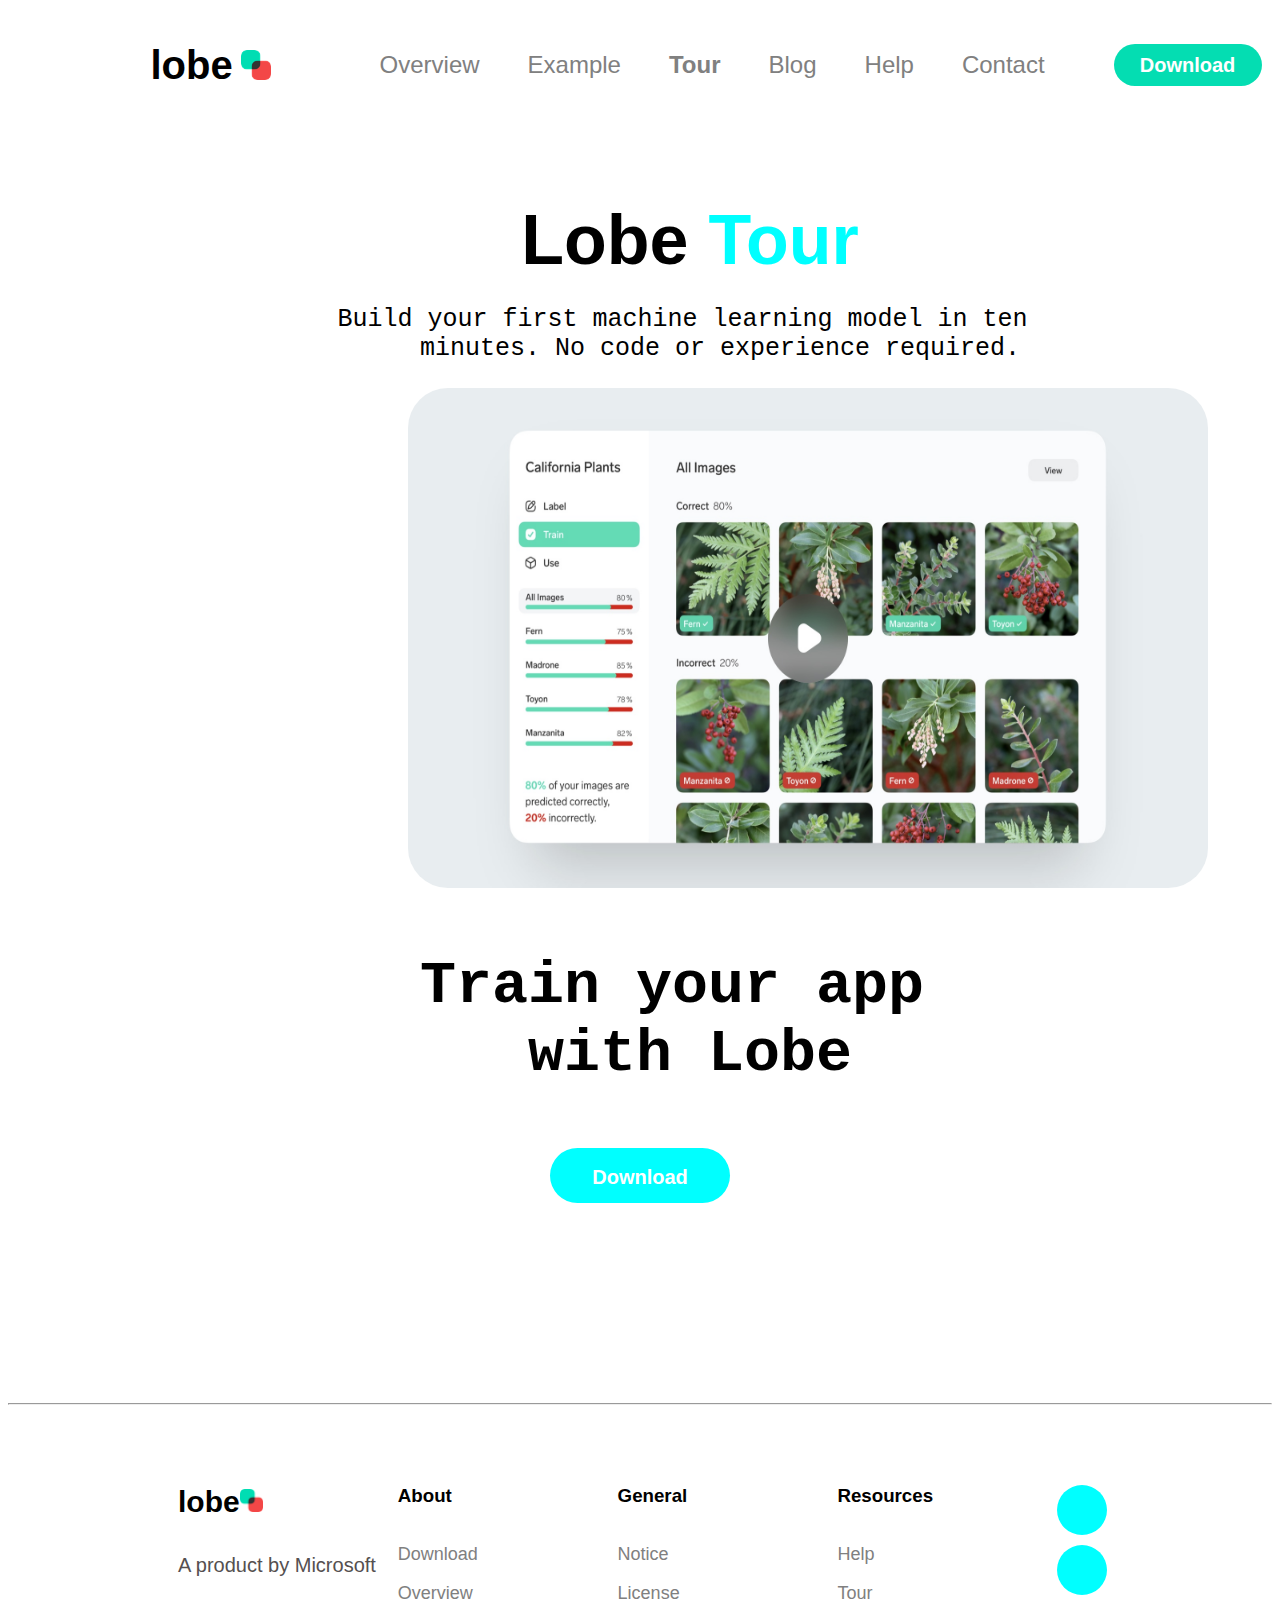
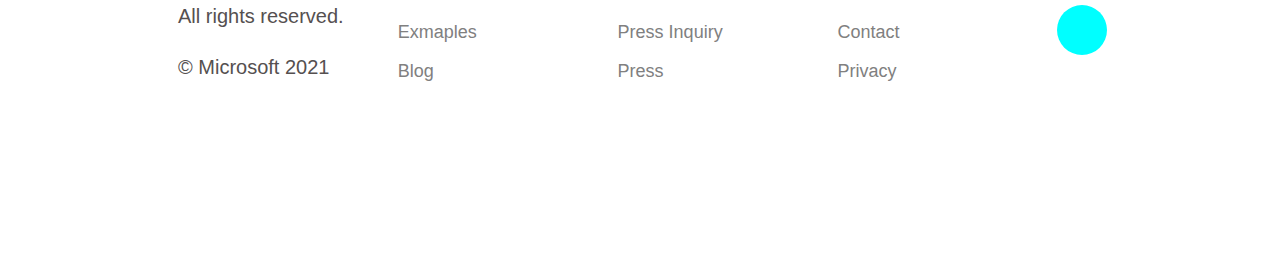
<file: index.html>
<!DOCTYPE html>
<html lang="en">
<head>
    <meta charset="UTF-8">
    <meta name="viewport" content="width=device-width, initial-scale=1.0">
    <title>LobeAi</title>
    <link rel="stylesheet"href="style.css">
    <link rel="stylesheet" href="https://cdnjs.cloudflare.com/ajax/libs/font-awesome/6.5.2/css/all.min.css" integrity="sha512-SnH5WK+bZxgPHs44uWIX+LLJAJ9/2PkPKZ5QiAj6Ta86w+fsb2TkcmfRyVX3pBnMFcV7oQPJkl9QevSCWr3W6A==" crossorigin="anonymous" referrerpolicy="no-referrer" />
    <link rel="icon" href="images/logo.jpg" type="image/x-icon">
</head>
<body>
    <div class="navdiv">
        <nav class="navbar">
            <h1>lobe<img src="images/logo.jpg" alt="lobe" height="30px" width="30px" loading="lazy"/></h1>
            <ul>
                <li><a href="overview.html">Overview</a></li>
                <li><a href="example.html">Example</a></li>
                <li><b><a href="index.html">Tour</a></b></li>
                <li><a href="blog.html">Blog</a></li>
                <li><a href="help.html">Help</a></li>
                <li><a href="contact.html">Contact</a></li>
            </ul>
            <button class="btn"><a href="#">Download</a></button>
    </nav>
    </div>   
    
    <div class="lobetour">
    <b><div class="lobe">Lobe</b></div>
    <b><div class="tour">Tour</div></b>
    </div>
    <pre>Build your first machine learning model in ten 
    minutes. No code or experience required.</pre>
    <div class="image">
        <a href=""><img src="images/flower.jpg" loading="lazy"/></a>
    </div>  
    <b><pre class="train">Train your app 
with Lobe</pre></b>
<div id="main"><button type="button"><a href="">Download</a></button></div>
<hr>
<footer>
    <div class="first">
        <ol>
            <h2 style="font-size: 30px;">lobe<img src="images/logo.jpg" alt="lobe" height="23px" width="23px" loading="lazy"/></h2>
            <li>A product by Microsoft</li><br>
            <li>All rights reserved.</li><br>
            <li>© Microsoft 2021</li><br>
        </ol>

    </div>
    <div class="second">
        <ol>
            <h3>About</h3><br>
            <li><a href="">Download</a></li><br>
            <li><a href="">Overview</a></li><br>
            <li><a href="">Exmaples</a></li><br>
            <li><a href="">Blog</a></li><br>
        </ol>
    </div>
    <div class="third">
        <ol>
            <h3>General</h3><br>
            <li><a href="">Notice</a></li><br>
            <li><a href="">License</a></li><br>
            <li><a href="">Press Inquiry</a></li><br>
            <li><a href="">Press</a></li><br>
        </ol>
    </div>
    <div class="fourth">
        <ol>
            <h3>Resources</h3><br>
            <li><a href="">Help</a></li><br>
            <li><a href="">Tour</a></li><br>
            <li><a href="">Contact</a></li><br>
            <li><a href="">Privacy</a></li><br>
        </ol>
    </div>
    <div class="fifth">
        <ol>
            <li><a href="instagram"><i class="fa-brands fa-instagram"></i></a></li>
            <li><a href="facebook"><i class="fa-brands fa-facebook"></i></a></li>
            <li><a href="twitter"><i class="fa-brands fa-twitter"></i></a></li>
        </ol>
        
    </div>
</footer>

</body>
</html>
</file>
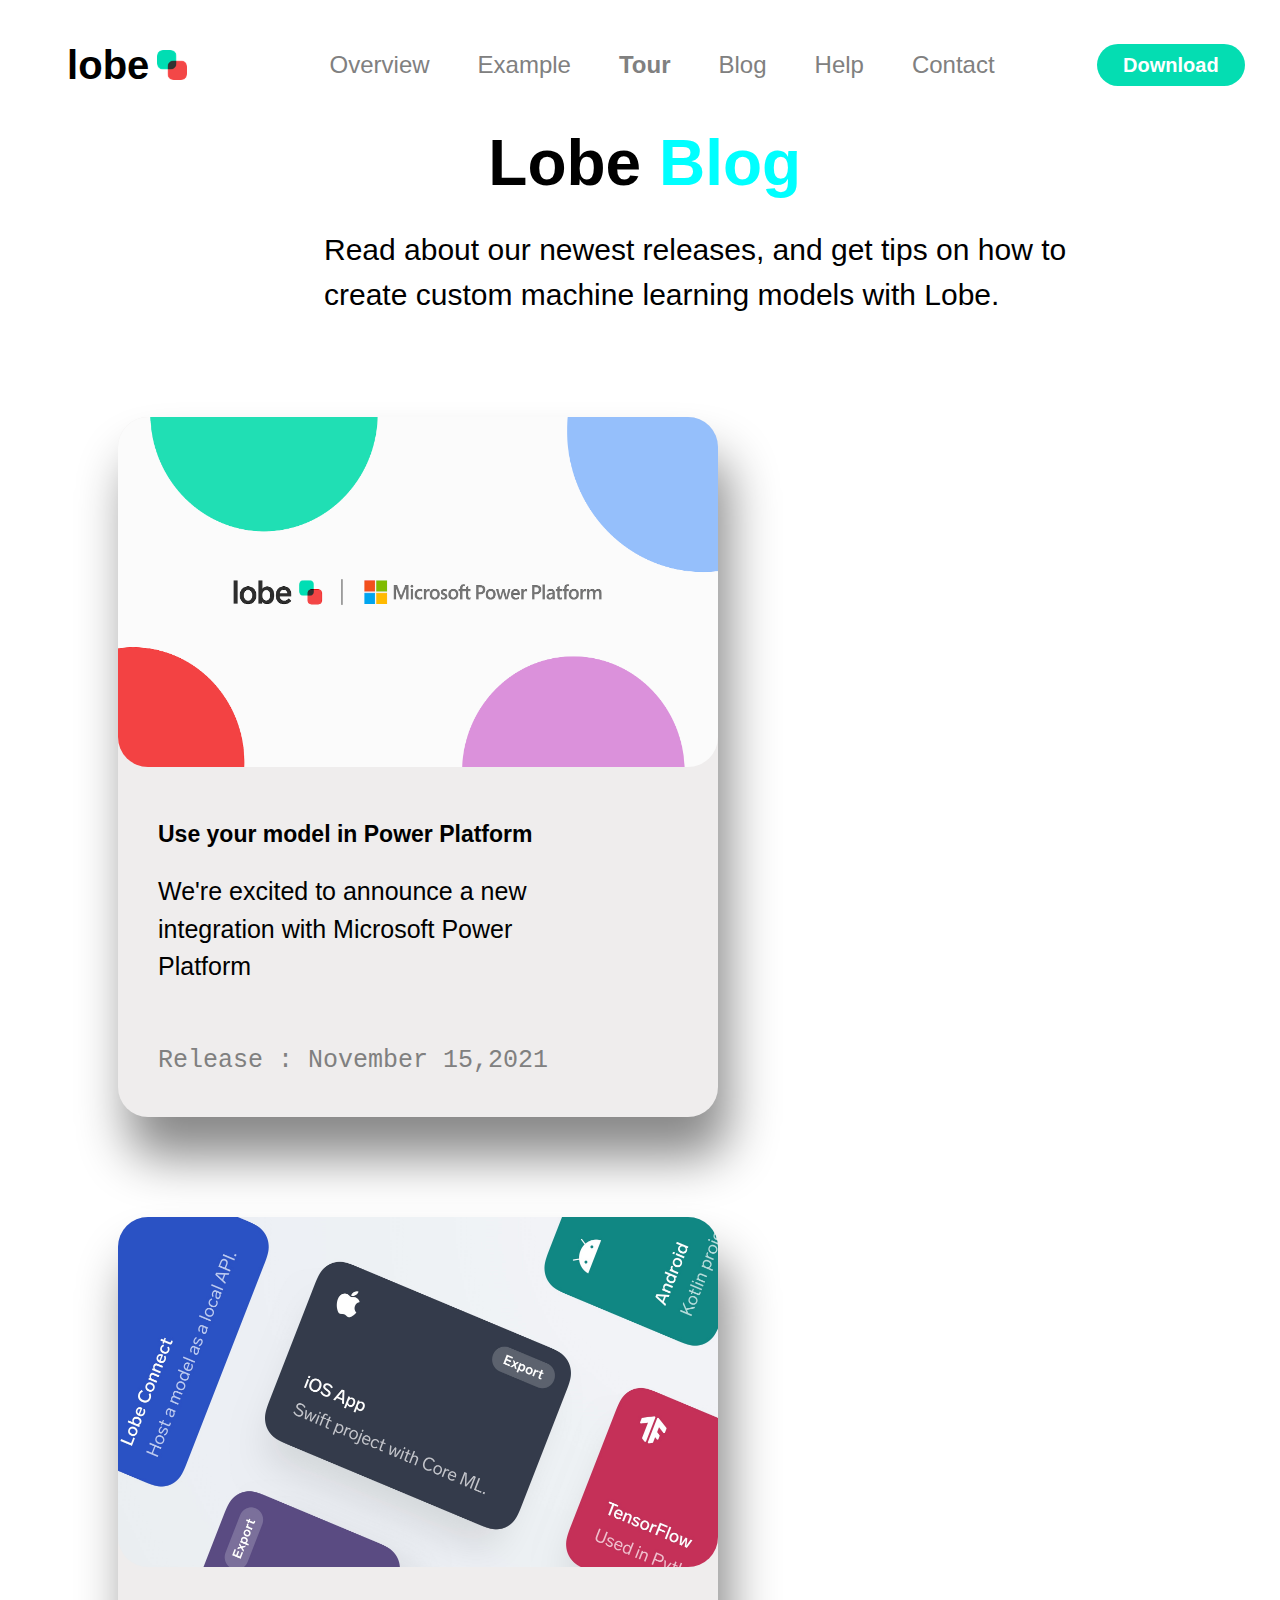
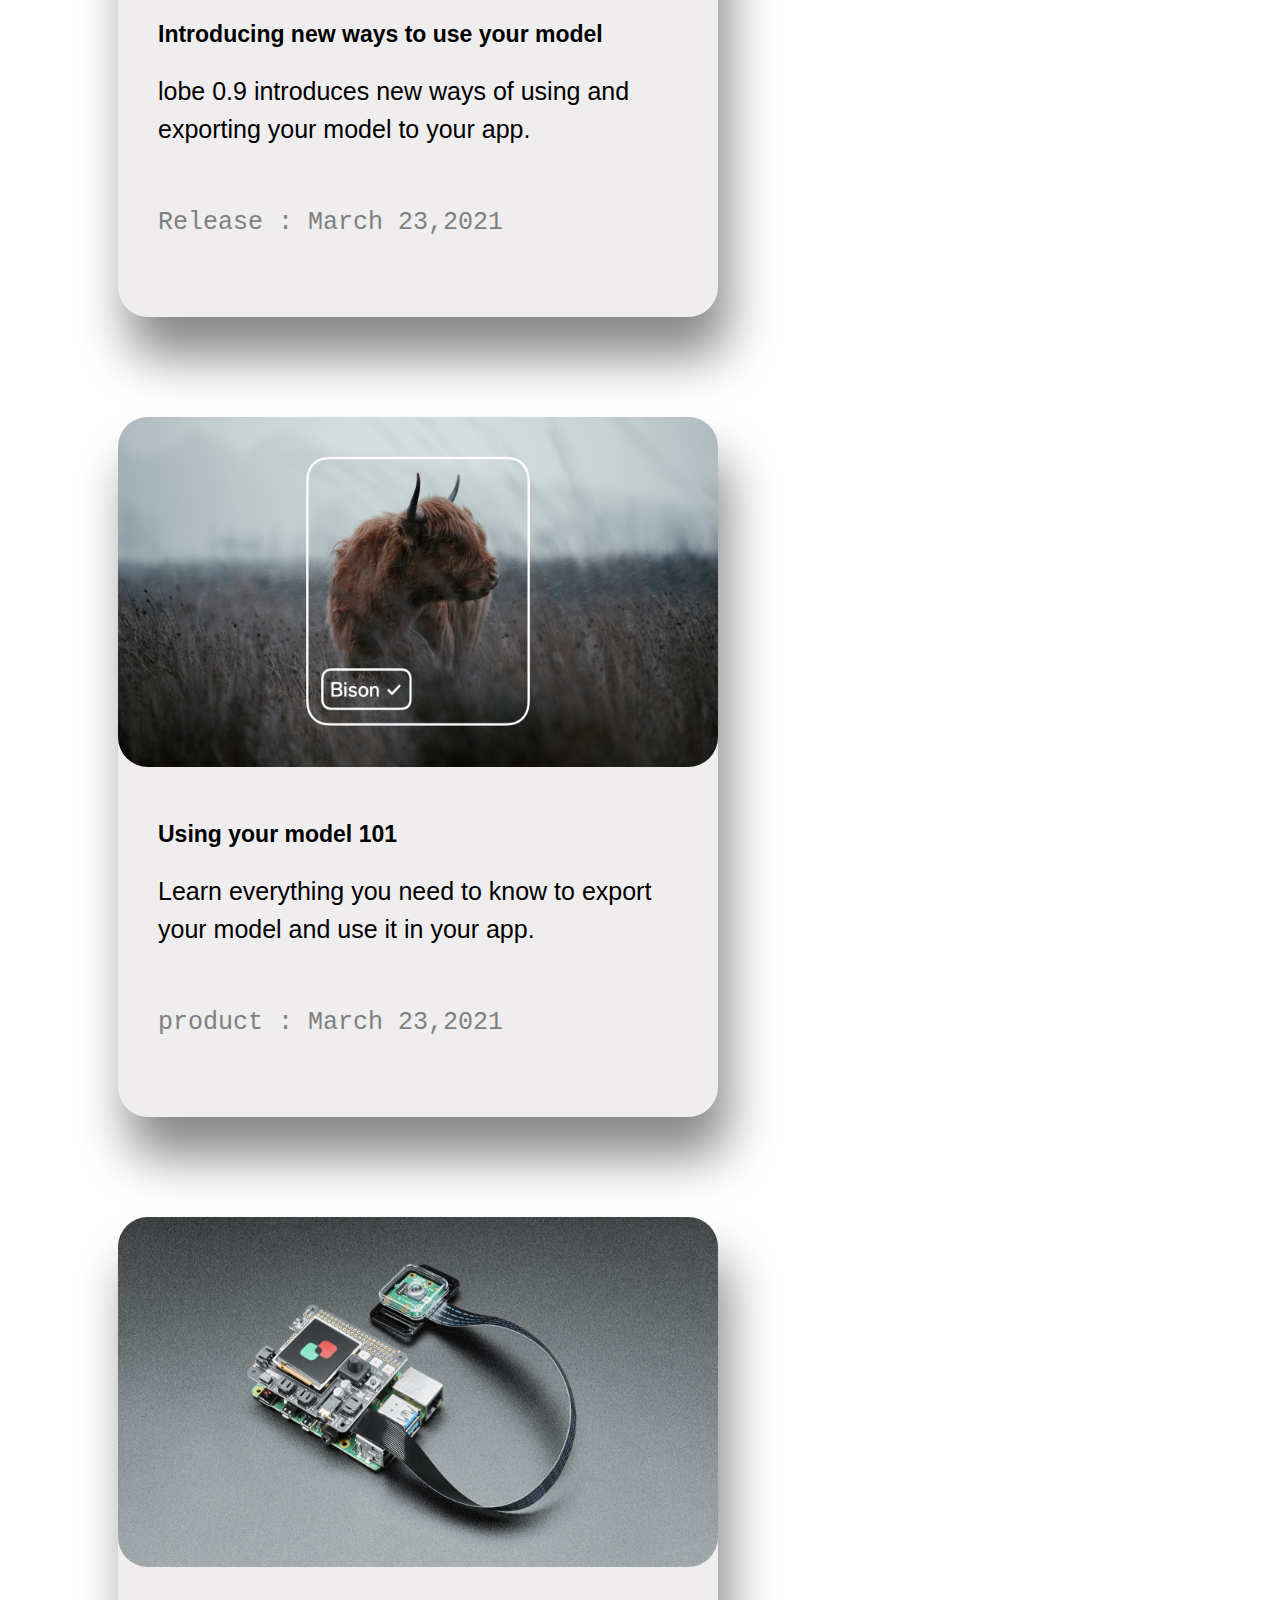
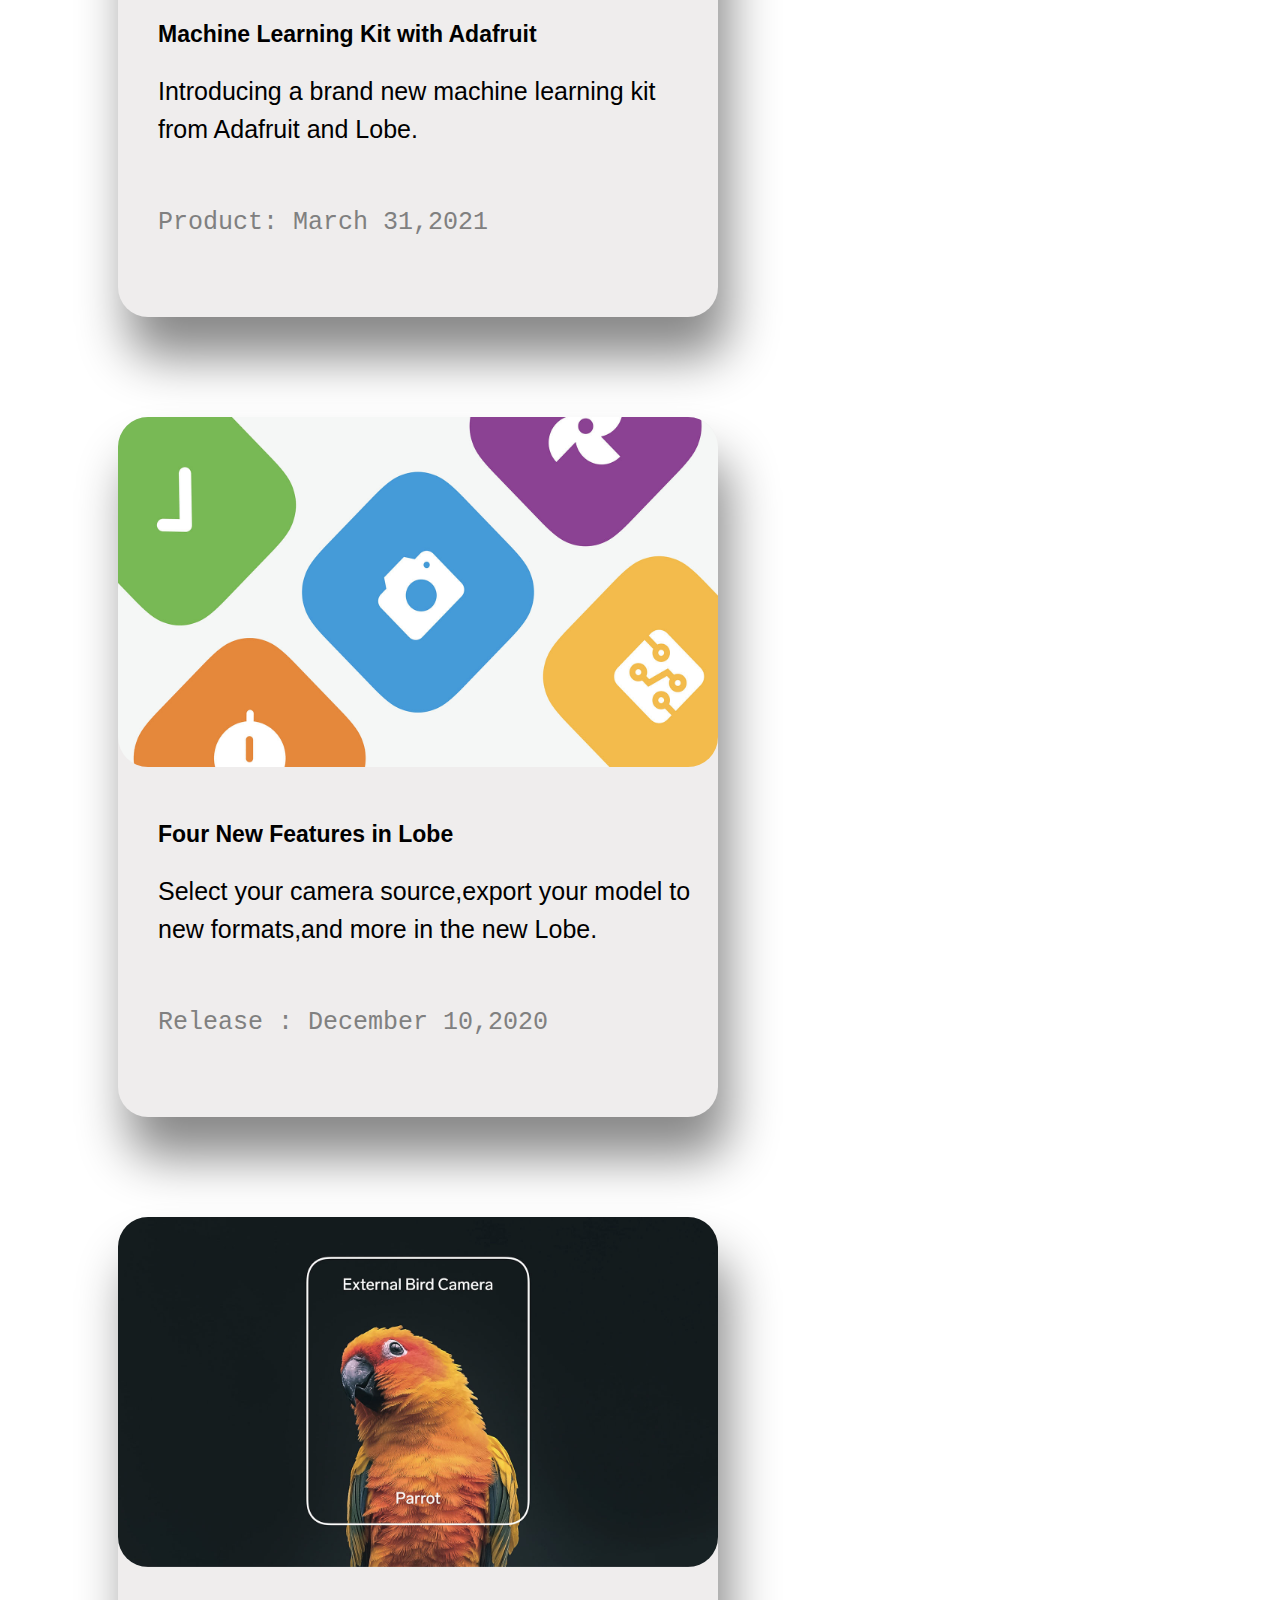
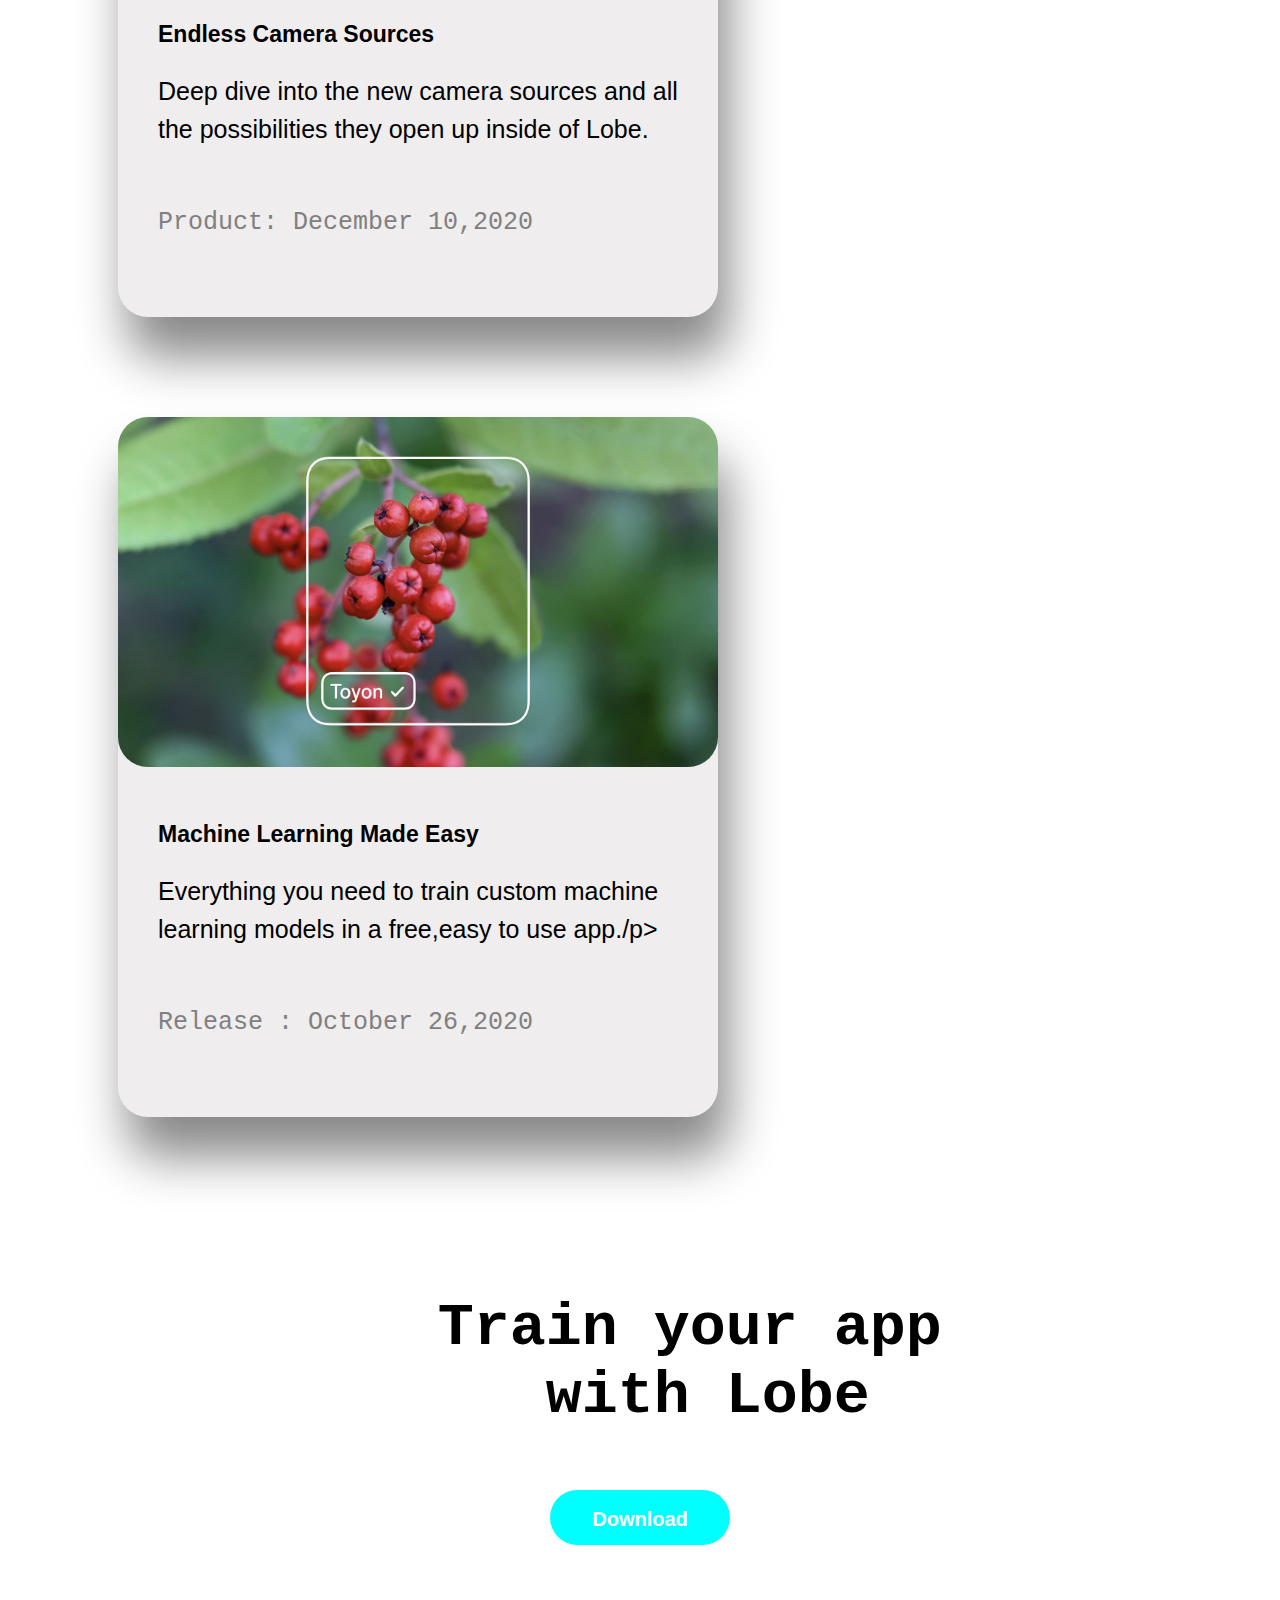
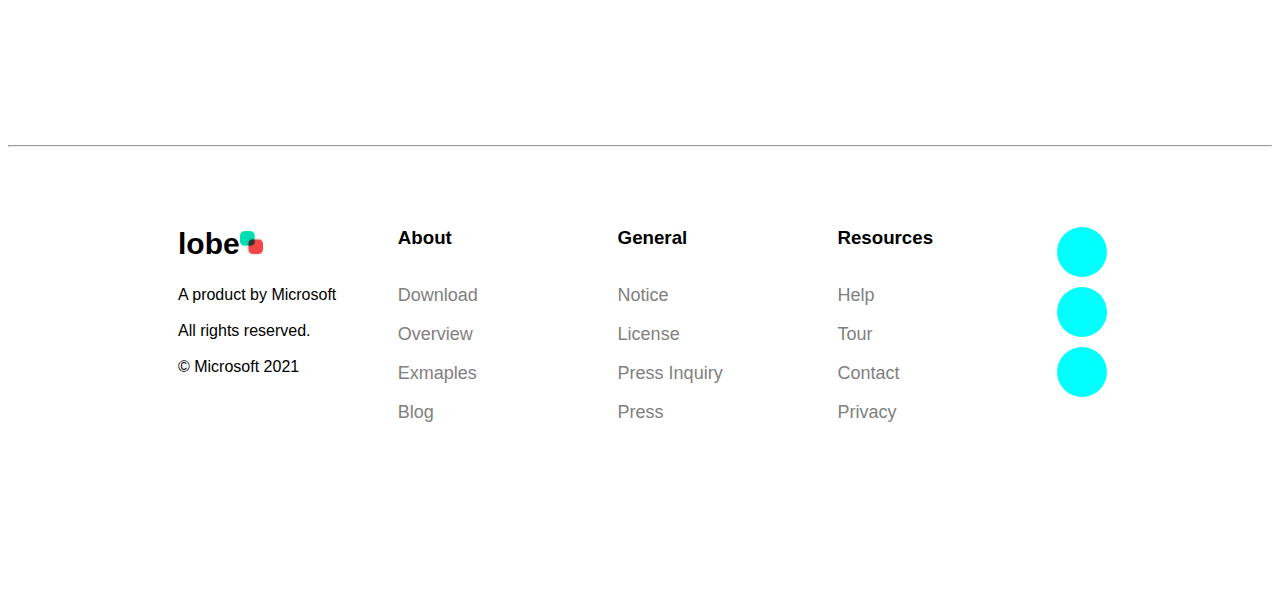
<file: blog.html>
<!DOCTYPE html>
<html lang="en">
<head>
    <meta charset="UTF-8">
    <meta name="viewport" content="width=device-width, initial-scale=1.0">
    <title>LobeAi</title>
    <link rel="stylesheet"href="styleblog.css">
    <link rel="stylesheet" href="https://cdnjs.cloudflare.com/ajax/libs/font-awesome/6.5.2/css/all.min.css" integrity="sha512-SnH5WK+bZxgPHs44uWIX+LLJAJ9/2PkPKZ5QiAj6Ta86w+fsb2TkcmfRyVX3pBnMFcV7oQPJkl9QevSCWr3W6A==" crossorigin="anonymous" referrerpolicy="no-referrer" />
    <link rel="icon" href="images/logo.jpg" type="image/x-icon">
</head>
<body>
        <div class="navdiv">
            <nav class="navbar">
                <h1>lobe<img src="images/logo.jpg" alt="lobe" height="30px" width="30px" loading="lazy"/></h1>
                <ul>
                    <li><a href="index.html">Overview</a></li>
                    <li><a href="example.html">Example</a></li>
                    <li><b><a href="tour.html">Tour</a></b></li>
                    <li><a href="blog.html">Blog</a></li>
                    <li><a href="help.html">Help</a></li>
                    <li><a href="contact.html">Contact</a></li>
                </ul>
                <button class="btn"><a href="#">Download</a></button>
        </nav>
        </div>  

        <div class="blog">
            <pre>Lobe <p>Blog</p></pre>
        </div>
        <div class="para">
            <p>Read about our newest releases, and get tips on how to<br>
                create custom machine learning models with Lobe.</p>
        </div>

        <div class="container">
            <div class="card">
                <a href="#">
                <img src="images/microsoft.png">
                <h3>Use your model in Power Platform</h3>
                <p>We're excited to announce a new<br>
                integration with Microsoft Power<br>
                Platform</p>
                <pre>Release : November 15,2021</pre>
            </a>
            </div>
           
            <div class="card">
                <a href="#">
                <img src="images/4card.jpg">
                <h3>Introducing new ways to use your model</h3>
                <p>lobe 0.9 introduces new ways of using and<br>
                exporting your model to your app.</p>
                <pre>Release : March 23,2021</pre>
            </a>
            </div>
            <div class="card">
                <a href="#">
                <img src="images/bison.jpg">
                <h3>Using your model 101</h3>
                <p>Learn everything you need to know to export<br>
                your model and use it in your app.</p>
                <pre>product : March 23,2021</pre>
            </a>
            </div>
            <div class="card">
                <a href="#">
                <img src="images/hero.jpg">
                <h3>Machine Learning Kit with Adafruit</h3>
                <p>Introducing a brand new machine learning kit<br>
                from Adafruit and Lobe.</p>
                <pre>Product: March 31,2021</pre>
            </a>
            </div>
            <div class="card">
                <a href="#">
                <img src="images/Release 2.jpg">
                <h3>Four New Features in Lobe</h3>
                <p>Select your camera source,export your model to<br>
                new formats,and more in the new Lobe.</p>
                <pre>Release : December 10,2020</pre>
            </a>
            </div>
            <div class="card">
                <a href="#">
                <img src="images/parrot.jpg">
                <h3>Endless Camera Sources</h3>
                <p>Deep dive into the new camera sources and all<br>
                the possibilities they open up inside of Lobe.</p>
                <pre>Product: December 10,2020</pre>
            </a>
            </div>
            <div class="card">
                <a href="#">
                <img src="images/toyon2.jpg">
                <h3>Machine Learning Made Easy</h3>
                <p>Everything you need to train custom machine<br>
                    learning models in a free,easy to use app./p>
                <pre>Release : October 26,2020</pre>
            </a>
            </div>

        </div>
        <b><pre class="train">Train your app 
   with Lobe</pre></b>
                 <div id="main"><button type="button"><a href="">Download</a></button></div>
                 <hr>
             
             <footer>
                 <div class="first">
                     <ol>
                         <h2 style="font-size: 30px;">lobe<img src="images/logo.jpg" alt="lobe" height="23px" width="23px" loading="lazy"/></h2>
                         <li>A product by Microsoft</li><br>
                         <li>All rights reserved.</li><br>
                         <li>© Microsoft 2021</li><br>
                     </ol>
             
                 </div>
                 <div class="second">
                     <ol>
                         <h3>About</h3><br>
                         <li><a href="">Download</a></li><br>
                         <li><a href="">Overview</a></li><br>
                         <li><a href="">Exmaples</a></li><br>
                         <li><a href="">Blog</a></li><br>
                     </ol>
                 </div>
                 <div class="third">
                     <ol>
                         <h3>General</h3><br>
                         <li><a href="">Notice</a></li><br>
                         <li><a href="">License</a></li><br>
                         <li><a href="">Press Inquiry</a></li><br>
                         <li><a href="">Press</a></li><br>
                     </ol>
                 </div>
                 <div class="fourth">
                     <ol>
                         <h3>Resources</h3><br>
                         <li><a href="">Help</a></li><br>
                         <li><a href="">Tour</a></li><br>
                         <li><a href="">Contact</a></li><br>
                         <li><a href="">Privacy</a></li><br>
                     </ol>
                 </div>
                 <div class="fifth">
                     <ol>
                         <li><a href="instagram"><i class="fa-brands fa-instagram"></i></a></li>
                         <li><a href="facebook"><i class="fa-brands fa-facebook"></i></a></li>
                         <li><a href="twitter"><i class="fa-brands fa-twitter"></i></a></li>
                     </ol>
                     
                 </div>
             </footer>
</body>
</html>
</file>
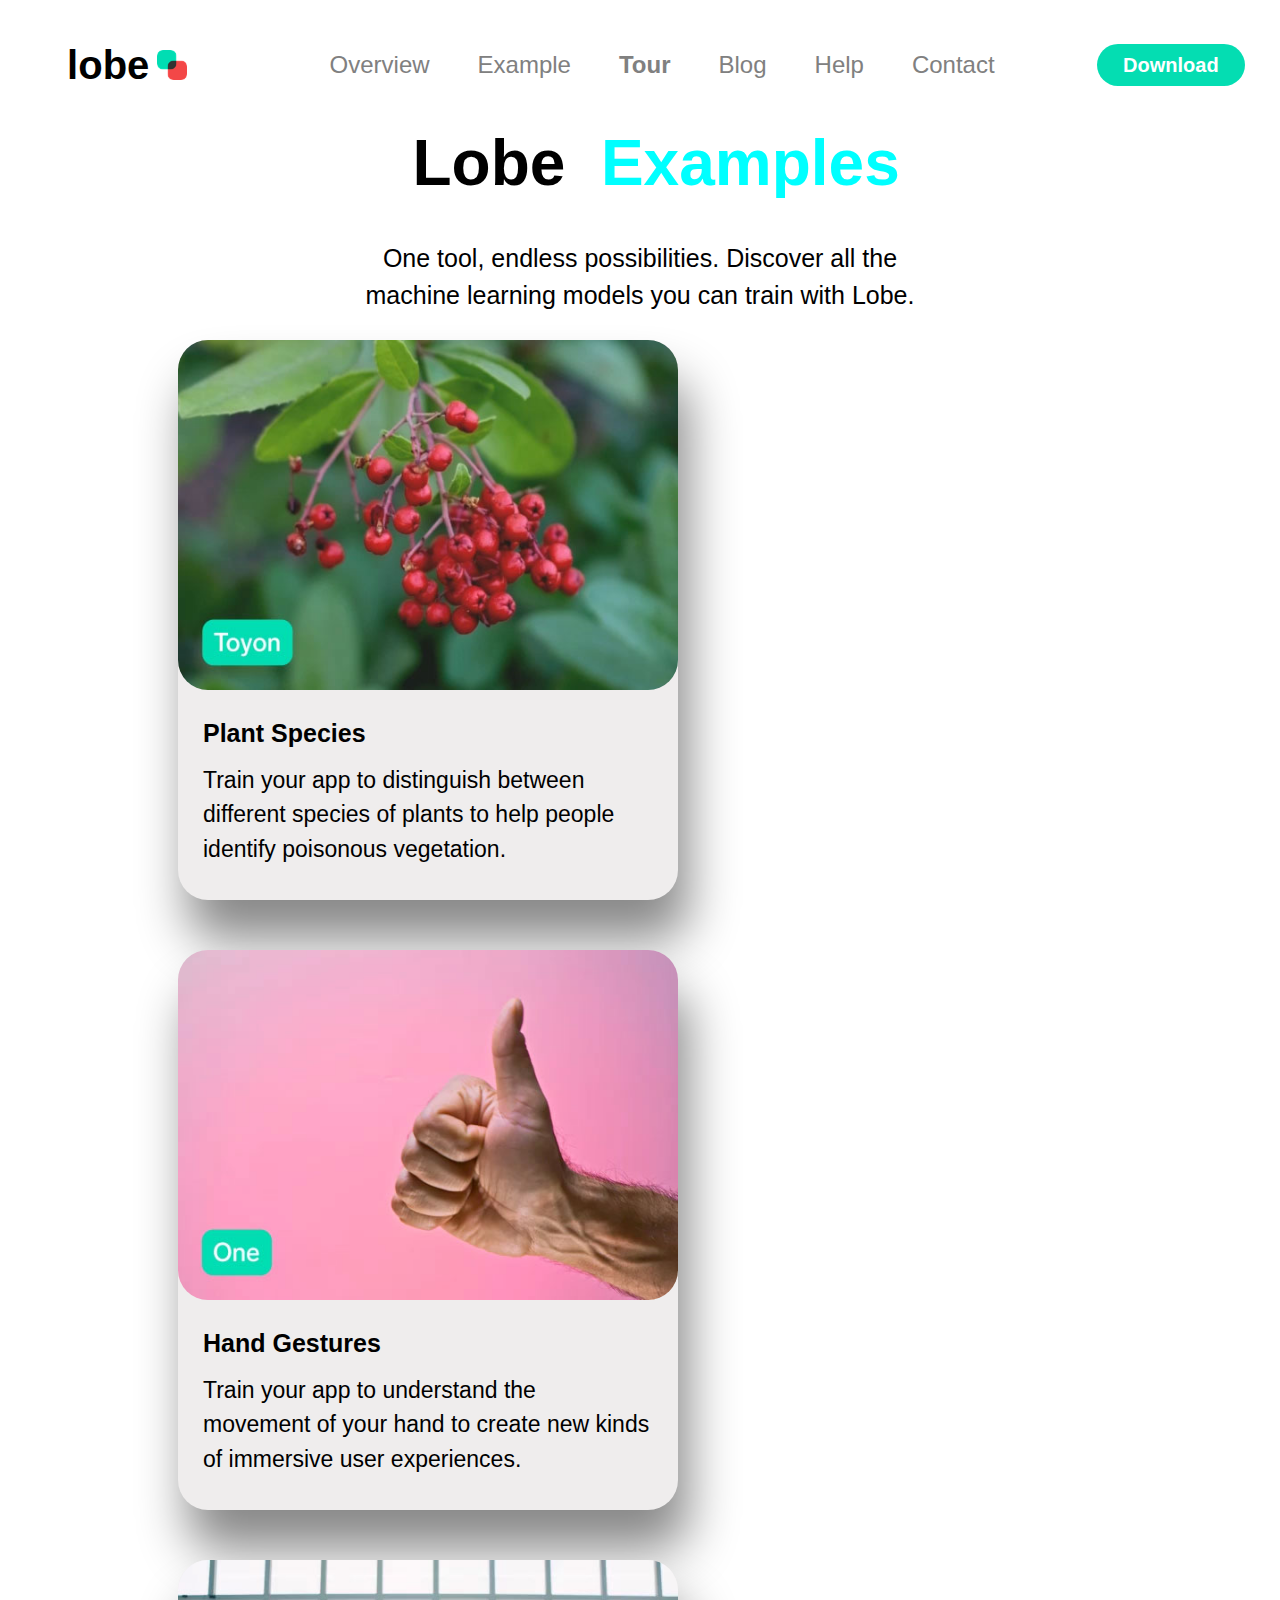
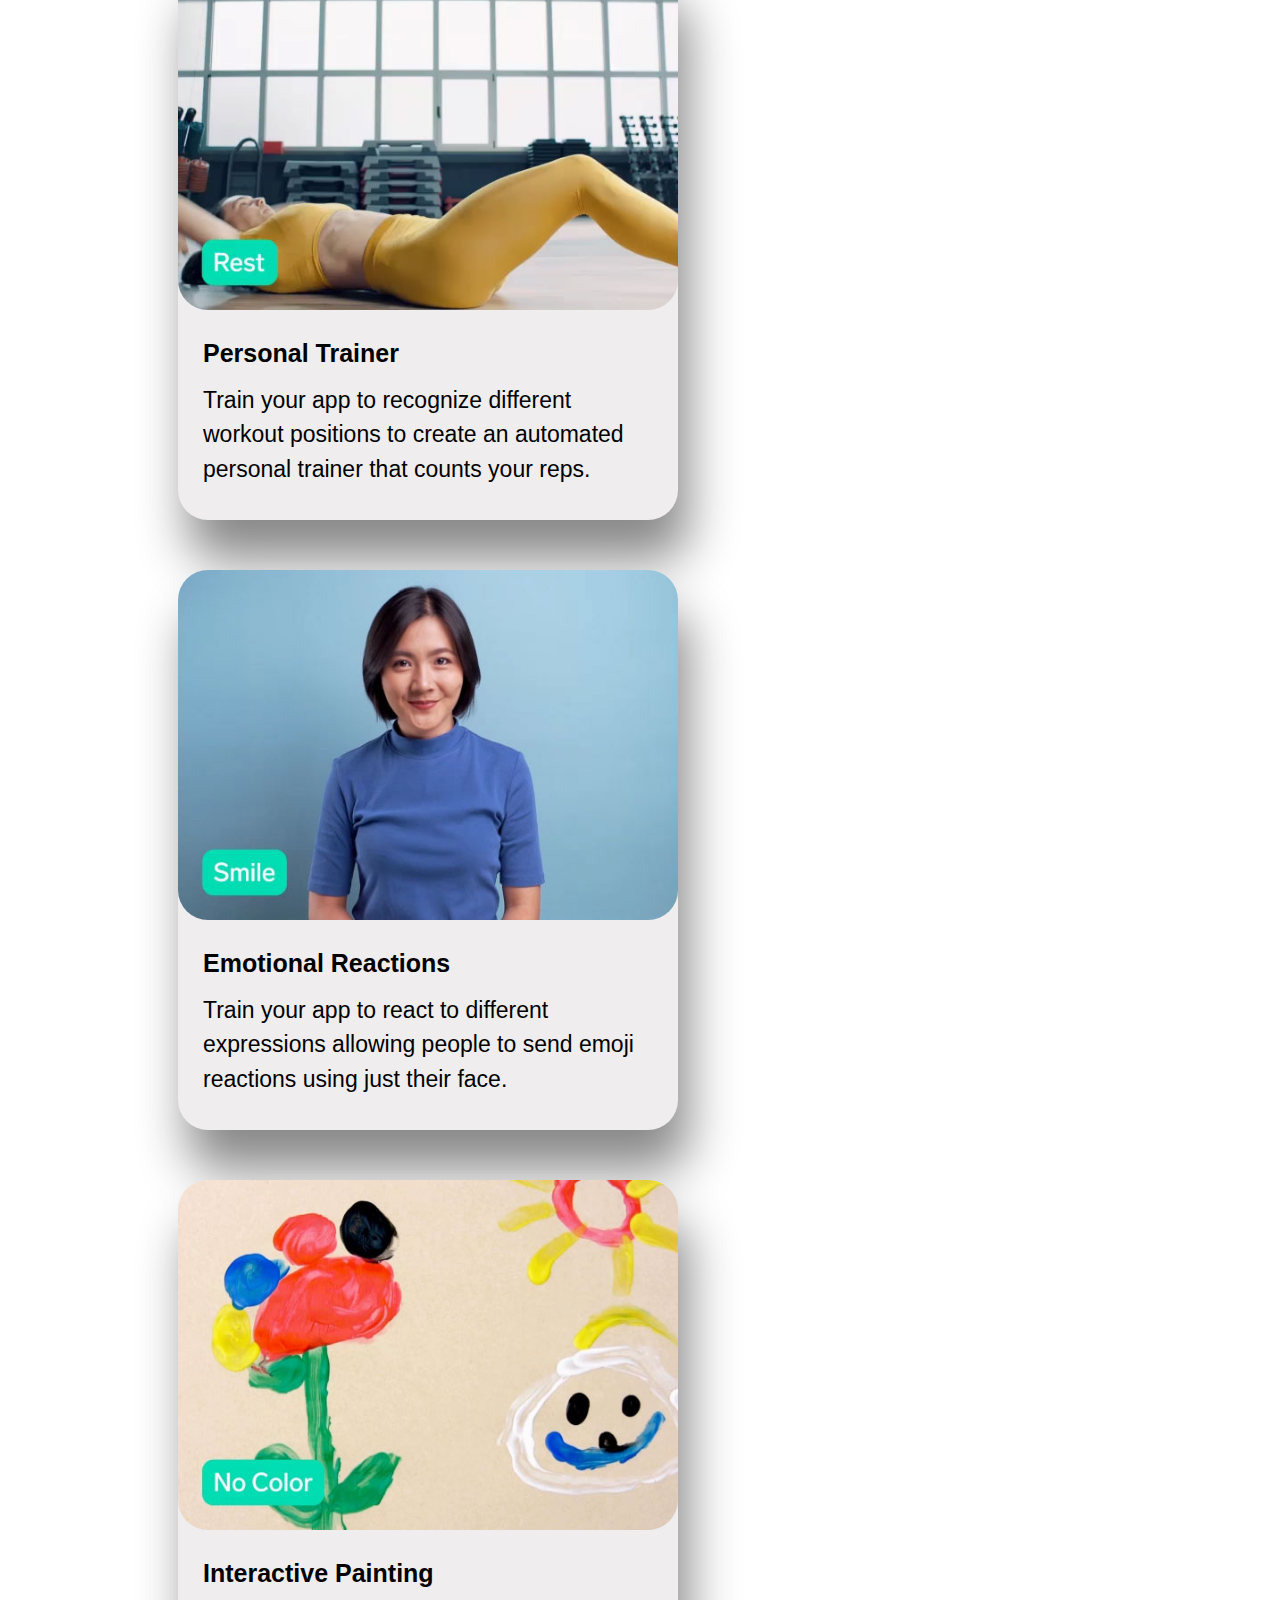
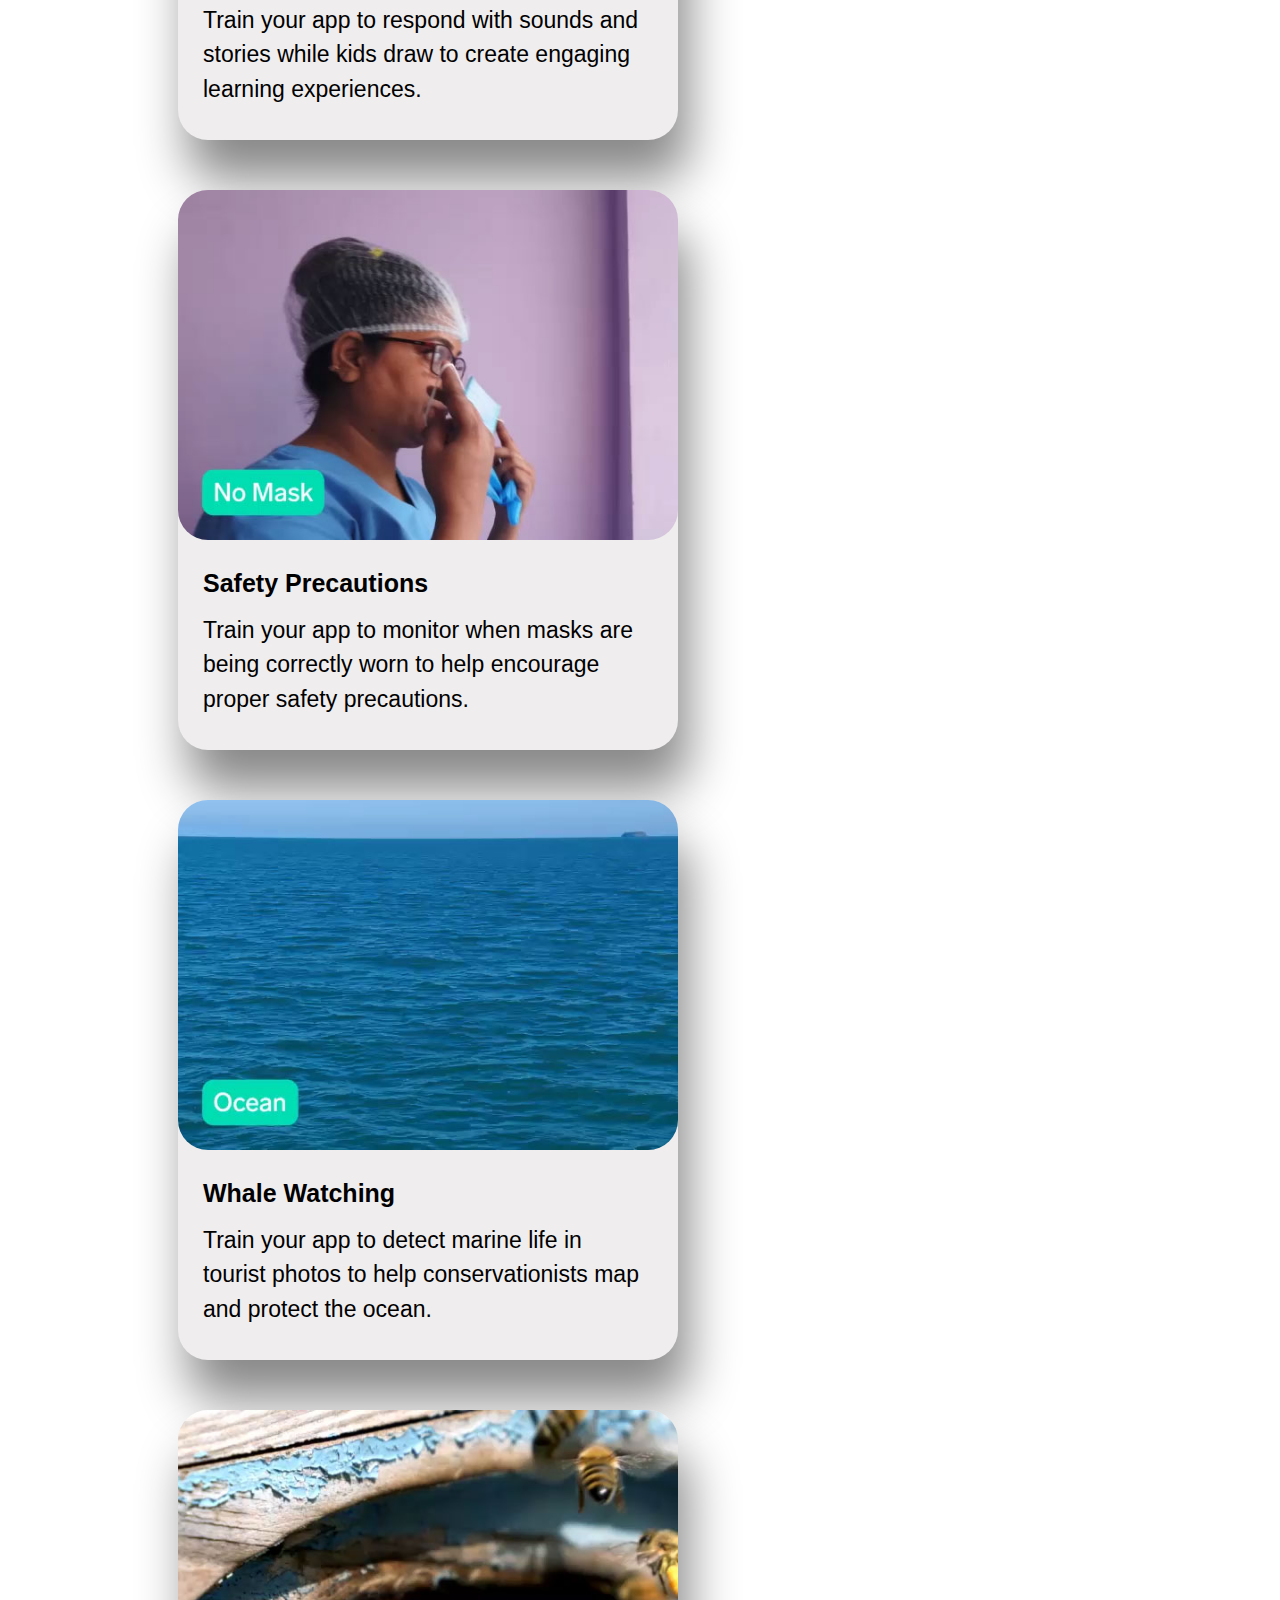
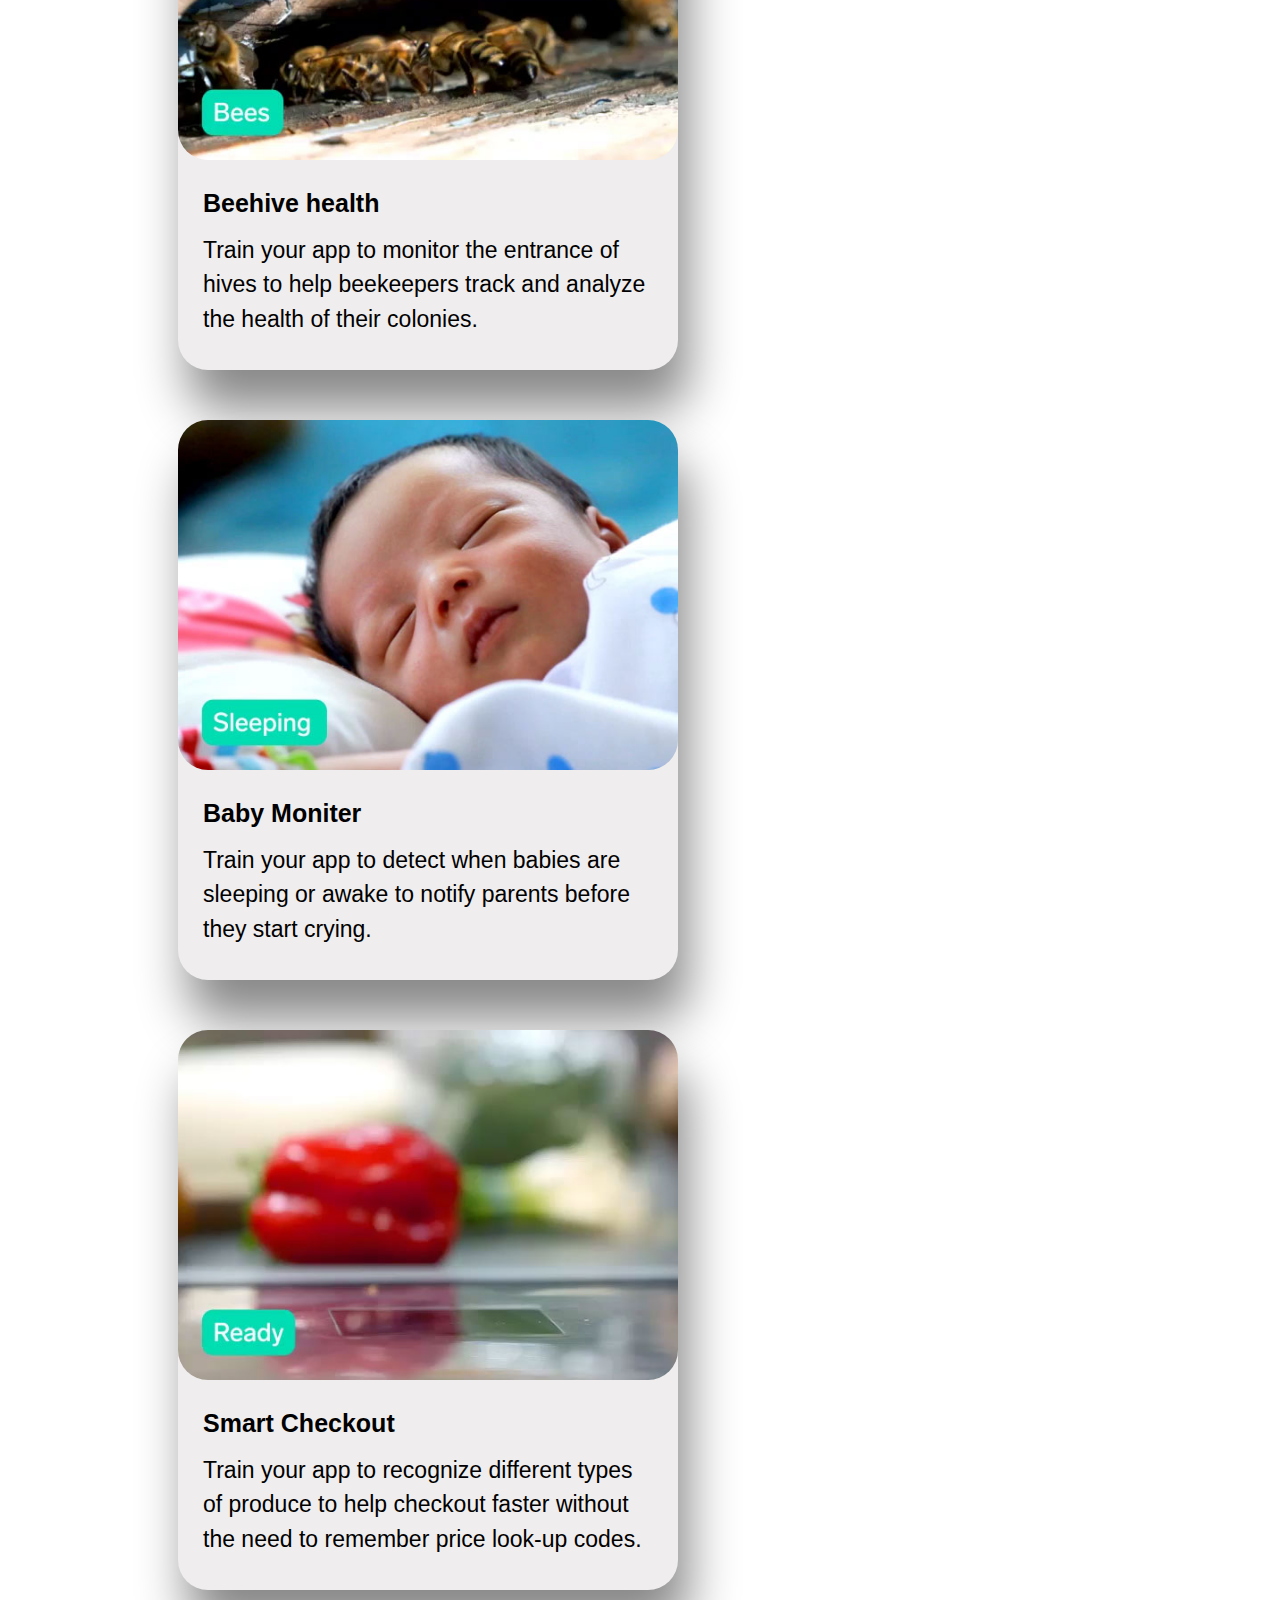
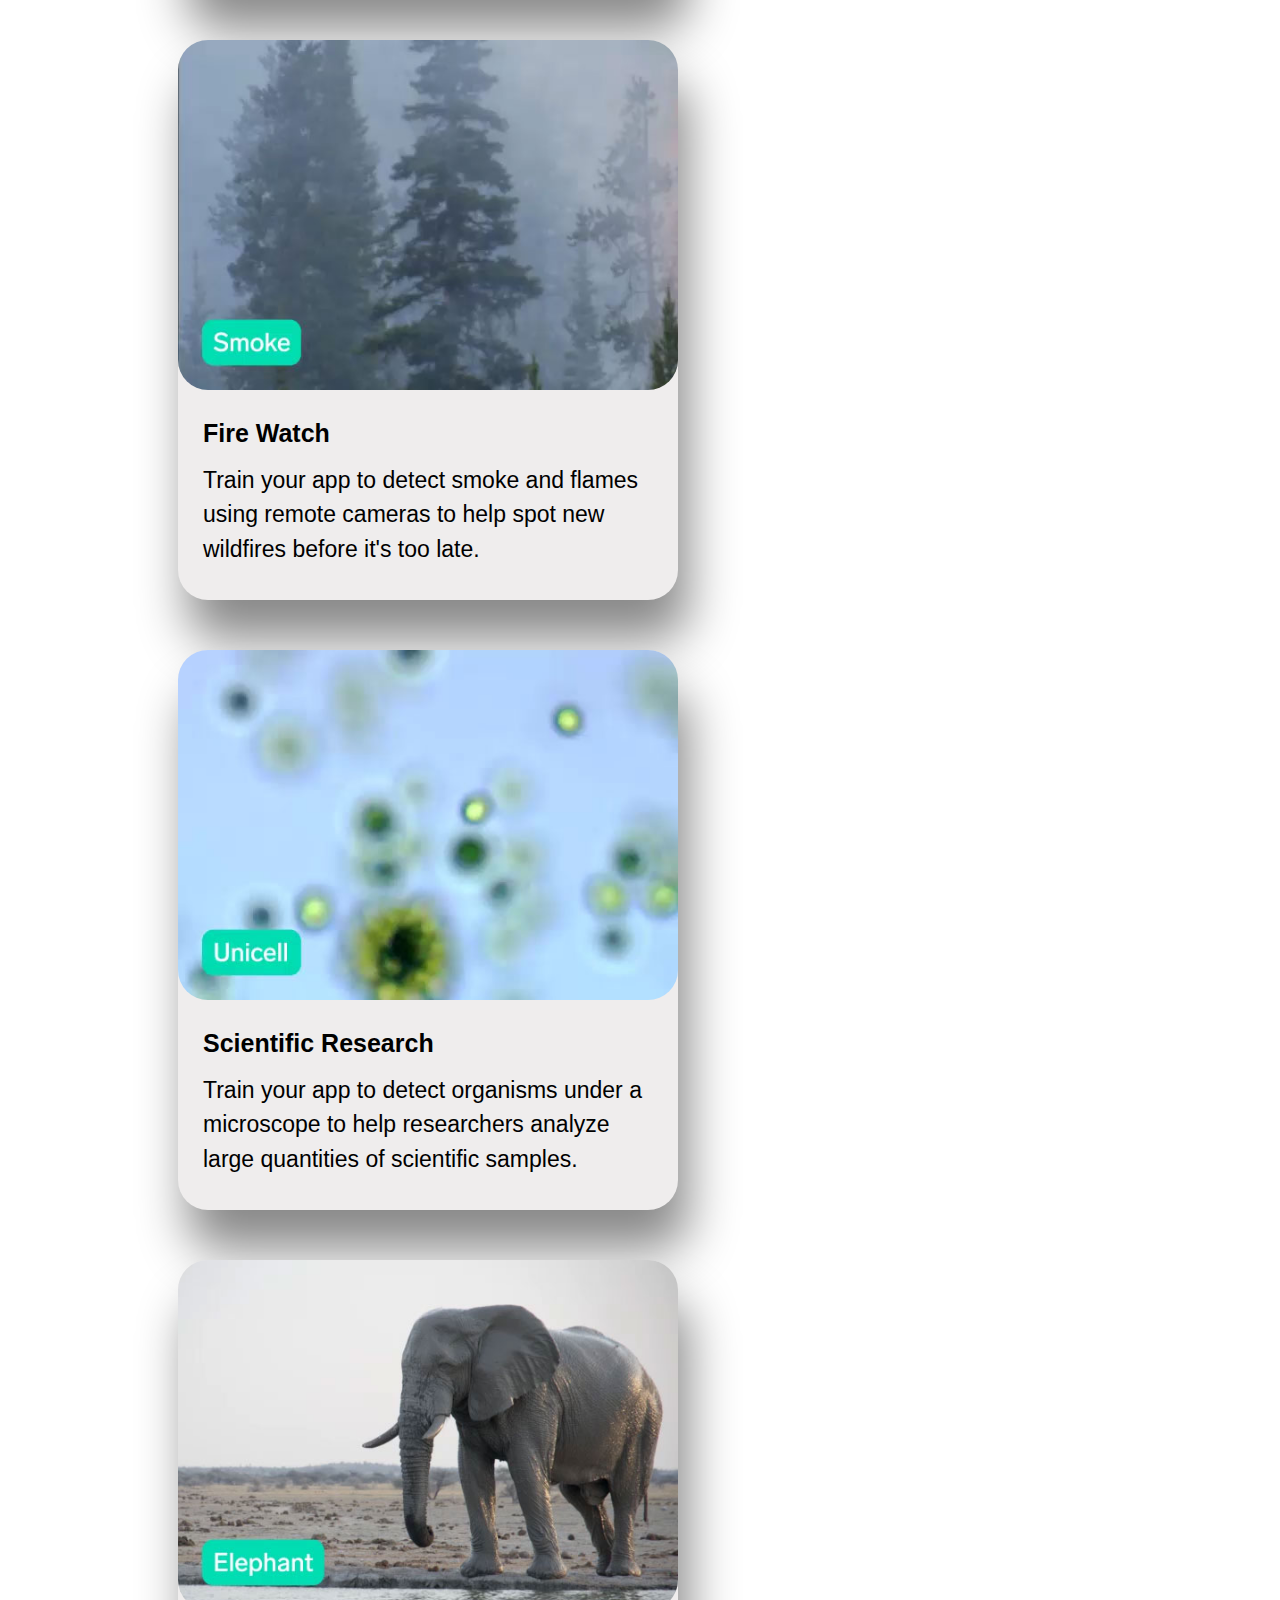
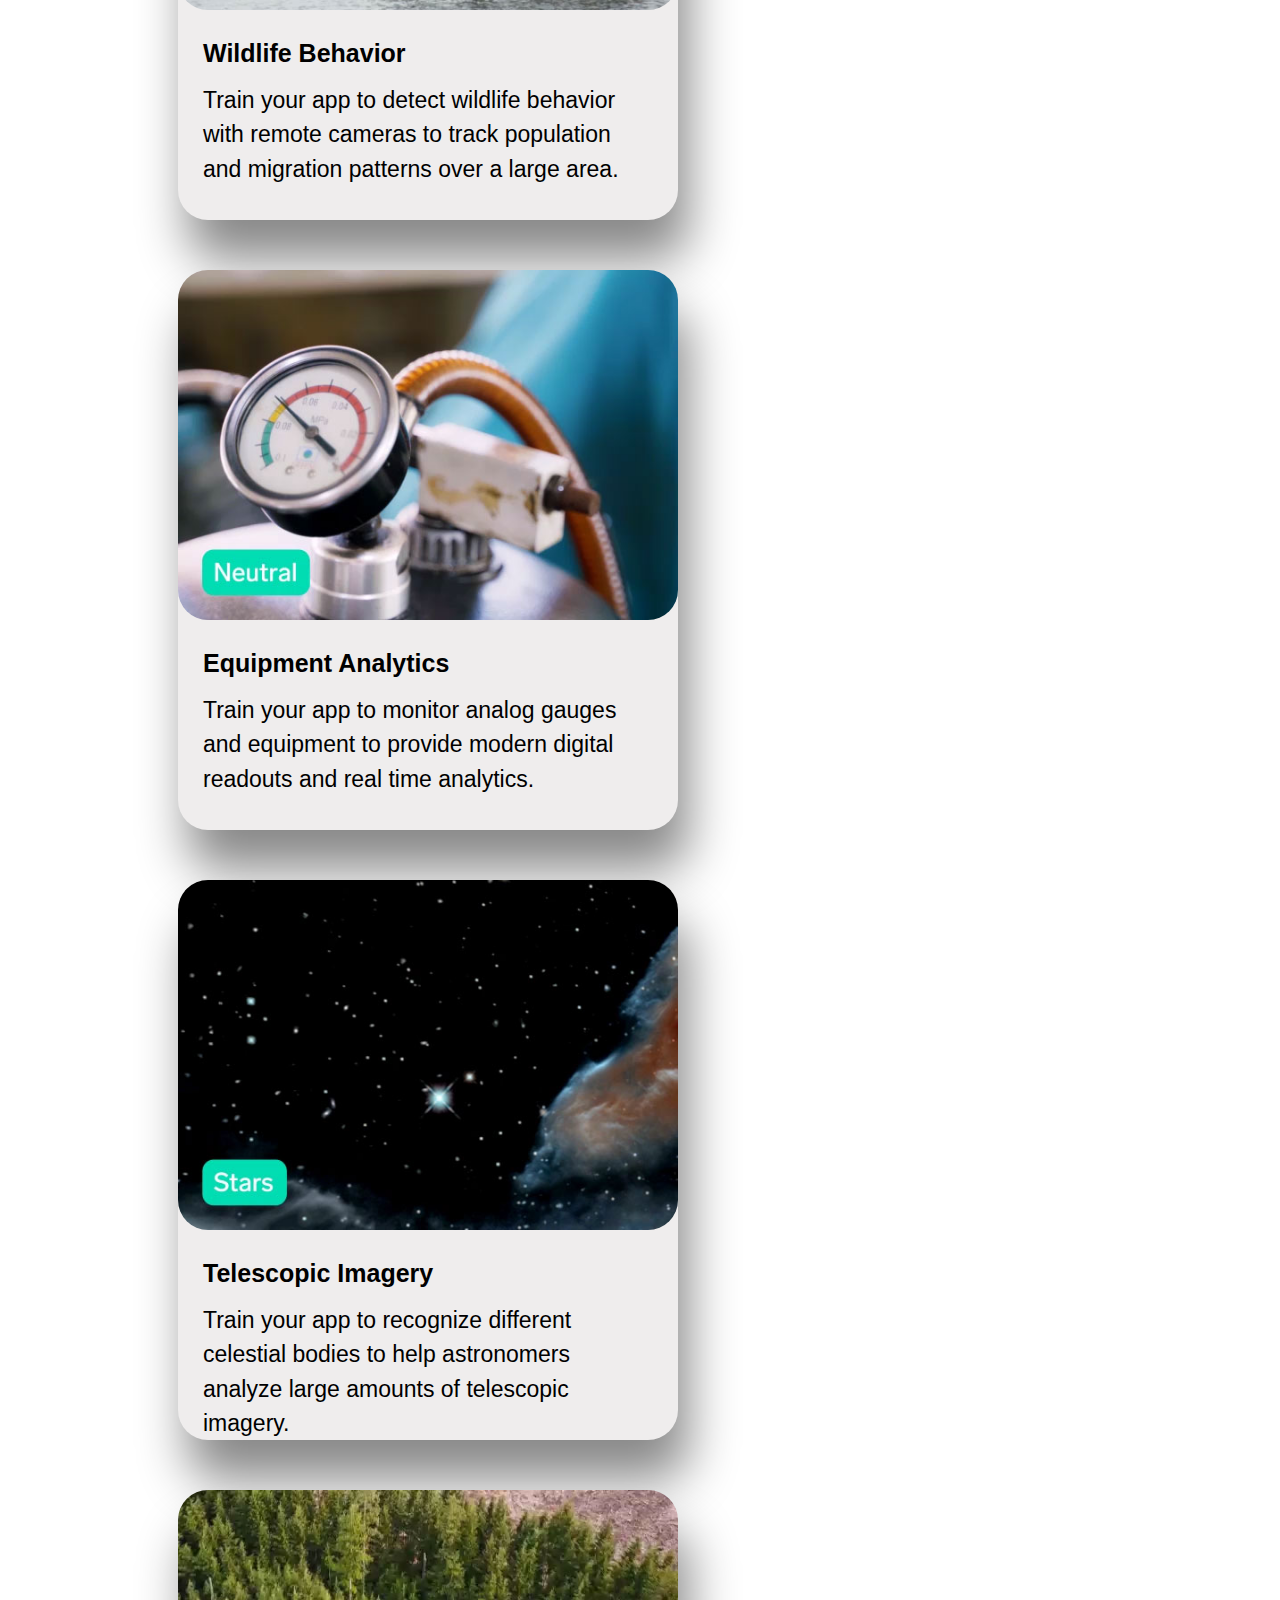
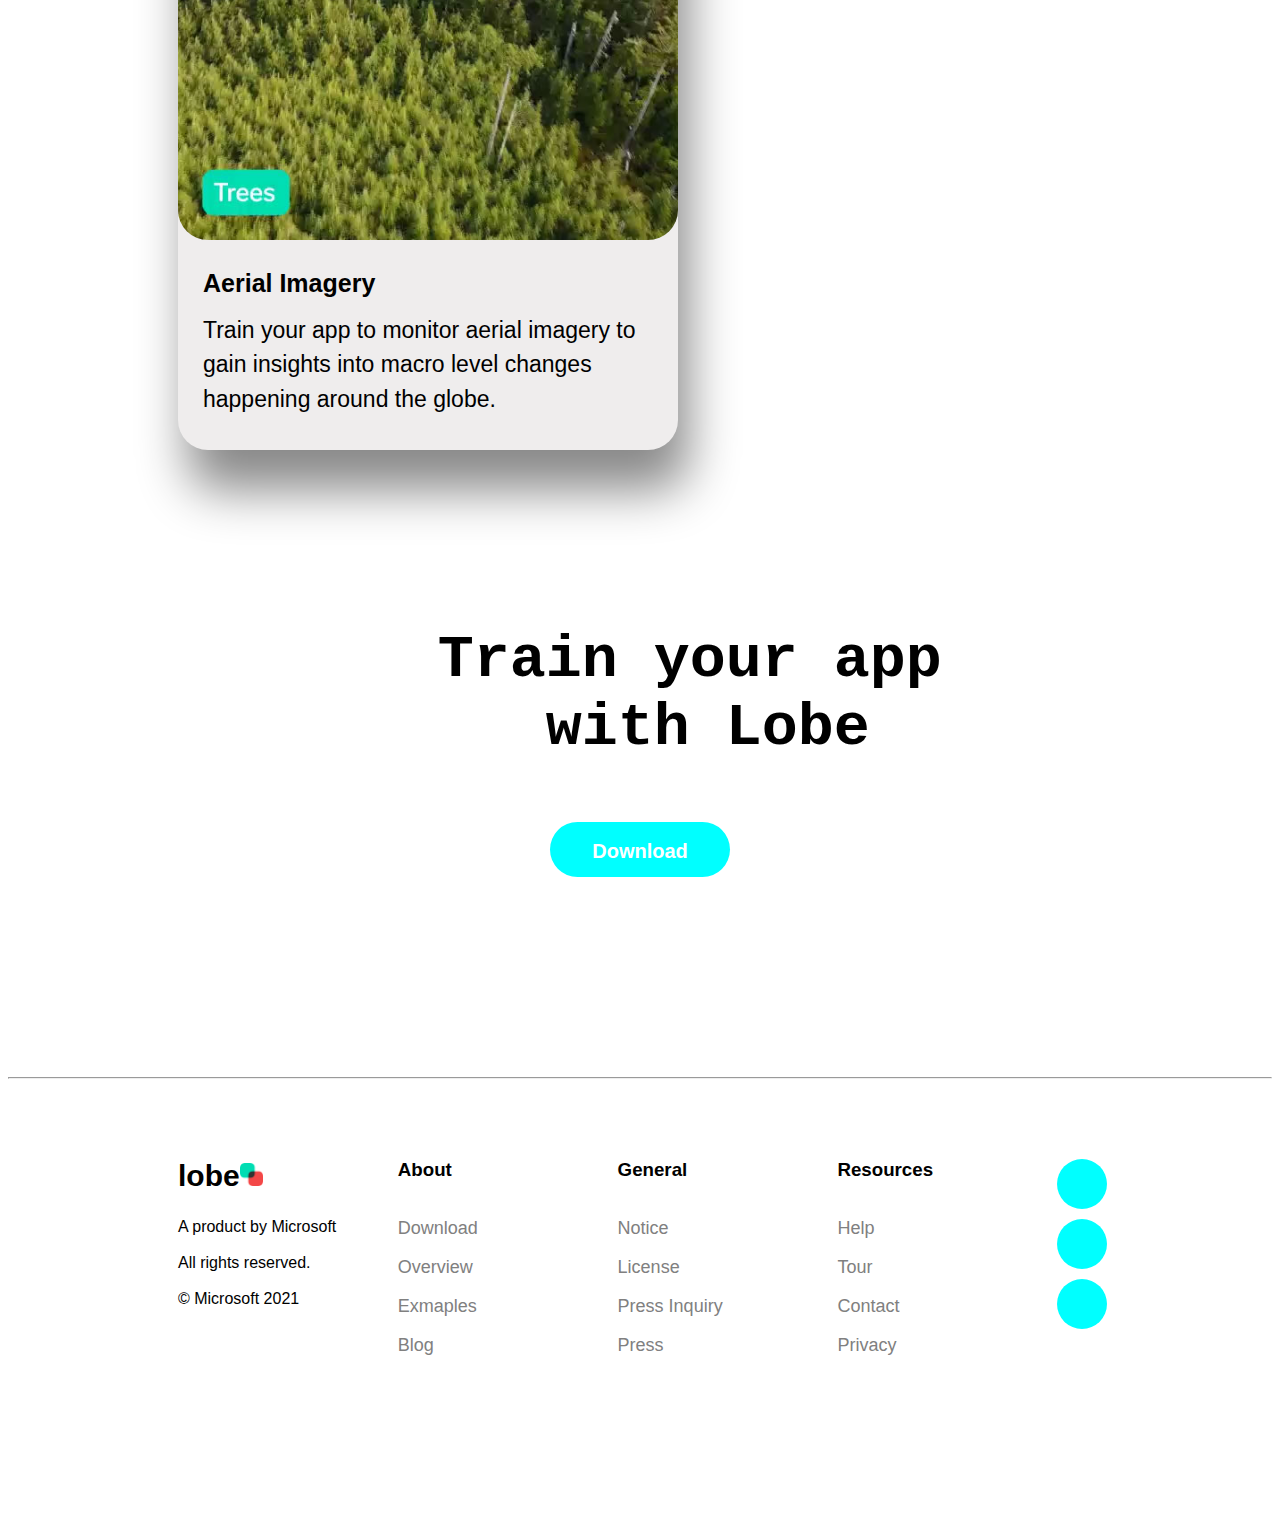
<file: example.html>
<!DOCTYPE html>
<html lang="en">
<head>
    <meta charset="UTF-8">
    <meta name="viewport" content="width=device-width, initial-scale=1.0">
    <title>LobeAi</title>
    <link rel="stylesheet"href="styleex.css">
    <link rel="stylesheet" href="https://cdnjs.cloudflare.com/ajax/libs/font-awesome/6.5.2/css/all.min.css" integrity="sha512-SnH5WK+bZxgPHs44uWIX+LLJAJ9/2PkPKZ5QiAj6Ta86w+fsb2TkcmfRyVX3pBnMFcV7oQPJkl9QevSCWr3W6A==" crossorigin="anonymous" referrerpolicy="no-referrer" />
    <link rel="icon" href="images/logo.jpg" type="image/x-icon">
</head>
<body>
        <div class="navdiv">
            <nav class="navbar">
                <h1>lobe<img src="images/logo.jpg" alt="lobe" height="30px" width="30px" loading="lazy"/></h1>
                <ul>
                    <li><a href="overview.html">Overview</a></li>
                    <li><a href="example.html">Example</a></li>
                    <li><b><a href="index.html">Tour</a></b></li>
                    <li><a href="blog.html">Blog</a></li>
                    <li><a href="help.html">Help</a></li>
                    <li><a href="contact.html">Contact</a></li>
                </ul>
                <button class="btn"><a href="#">Download</a></button>
        </nav>
        </div>  

        <div class="ex">
            <pre>Lobe  <p>Examples</p></pre>
        </div>
        <div class="para"><p>One tool, endless possibilities. Discover all the <br>
            machine learning models you can train with Lobe.</p></div>

        <div class="container">
            <div class="card">
                <img src="images/toyon.jpg">
                <h3>Plant Species</h3>
                <p>
                    Train your app to distinguish between<br>
                    different species of plants to help people<br>
                    identify poisonous vegetation.
                </p>
            </div>
            <div class="card">
                <img src="images/Hand Count.jpg">
                <h3>Hand Gestures</h3>
                <p>
                    Train your app to understand the<br>
                    movement of your hand to create new kinds<br>
                    of immersive user experiences.
                </p>
            </div>
            <div class="card">
                <img src="images/rest.jpg">
                <h3>Personal Trainer</h3>
                <p>
                    Train your app to recognize different<br>
                    workout positions to create an automated<br>
                    personal trainer that counts your reps.
                </p>
            </div>
            <div class="card">
                <img src="images/Laughing.jpg">
                <h3>Emotional Reactions</h3>
                <p>
                    Train your app to react to different<br>
                    expressions allowing people to send emoji<br>
                    reactions using just their face.
                </p>
            </div>
            <div class="card">
                <img src="images/Painting.jpg">
                <h3>Interactive Painting</h3>
                <p>
                    Train your app to respond with sounds and<br>
                    stories while kids draw to create engaging<br>
                    learning experiences.
                </p>
            </div>
            <div class="card">
                <img src="images/mask.jpg">
                <h3>Safety Precautions</h3>
                <p>
                    Train your app to monitor when masks are<br>
                    being correctly worn to help encourage<br>
                    proper safety precautions.
                </p>
            </div>
            <div class="card">
                <img src="images/Whales.jpg">
                <h3>Whale Watching</h3>
                <p>
                    Train your app to detect marine life in<br>
                    tourist photos to help conservationists map<br>
                    and protect the ocean.
                </p>
            </div>
            <div class="card">
                <img src="images/Bees.jpg">
                <h3>Beehive health</h3>
                <p>
                    Train your app to monitor the entrance of<br>
                    hives to help beekeepers track and analyze<br>
                    the health of their colonies.
                </p>
            </div>
            <div class="card">
                <img src="images/Sleeping.jpg">
                <h3>Baby Moniter</h3>
                <p>
                    Train your app to detect when babies are<br>
                    sleeping or awake to notify parents before<br>
                    they start crying.
                </p>
            </div>
            <div class="card">
                <img src="images/Checkout.jpg">
                <h3>Smart Checkout</h3>
                <p>
                    Train your app to recognize different types<br>
                    of produce to help checkout faster without<br>
                    the need to remember price look-up codes.
                </p>
            </div>
            <div class="card">
                <img src="images/smoke.jpg">
                <h3>Fire Watch</h3>
                <p>
                    Train your app to detect smoke and flames<br>
                    using remote cameras to help spot new<br>
                    wildfires before it's too late.
                </p>
            </div>
            <div class="card">
                <img src="images/Microscope.jpg">
                <h3>Scientific Research</h3>
                <p>
                    Train your app to detect organisms under a<br>
                    microscope to help researchers analyze<br>
                    large quantities of scientific samples.
                </p>
            </div>
            <div class="card">
                <img src="images/elephant.jpg">
                <h3>Wildlife Behavior</h3>
                <p>
                    Train your app to detect wildlife behavior<br>
                    with remote cameras to track population<br>
                    and migration patterns over a large area.
                </p>
            </div>
            <div class="card">
                <img src="images/Compression.jpg">
                <h3>Equipment Analytics</h3>
                <p>
                    Train your app to monitor analog gauges<br>
                    and equipment to provide modern digital<br>
                    readouts and real time analytics.
                </p>
            </div>
            <div class="card">
                <img src="images/Telescope.jpg">
                <h3>Telescopic Imagery</h3>
                <p>
                    Train your app to recognize different<br>
                    celestial bodies to help astronomers<br>
                    analyze large amounts of telescopic<br>
                    imagery.
                </p>
            </div>
            <div class="card">
                <img src="images/trees.jpg">
                <h3>Aerial Imagery</h3>
                <p>
                    Train your app to monitor aerial imagery to<br>
                    gain insights into macro level changes<br>
                    happening around the globe.
                </p>
            </div>
            

        </div>

        <b><pre class="train">Train your app 
   with Lobe</pre></b>
                 <div id="main"><button type="button"><a href="">Download</a></button></div>
                 <hr>
             
             <footer>
                 <div class="first">
                     <ol>
                         <h2 style="font-size: 30px;">lobe<img src="images/logo.jpg" alt="lobe" height="23px" width="23px" loading="lazy"/></h2>
                         <li>A product by Microsoft</li><br>
                         <li>All rights reserved.</li><br>
                         <li>© Microsoft 2021</li><br>
                     </ol>
             
                 </div>
                 <div class="second">
                     <ol>
                         <h3>About</h3><br>
                         <li><a href="">Download</a></li><br>
                         <li><a href="">Overview</a></li><br>
                         <li><a href="">Exmaples</a></li><br>
                         <li><a href="">Blog</a></li><br>
                     </ol>
                 </div>
                 <div class="third">
                     <ol>
                         <h3>General</h3><br>
                         <li><a href="">Notice</a></li><br>
                         <li><a href="">License</a></li><br>
                         <li><a href="">Press Inquiry</a></li><br>
                         <li><a href="">Press</a></li><br>
                     </ol>
                 </div>
                 <div class="fourth">
                     <ol>
                         <h3>Resources</h3><br>
                         <li><a href="">Help</a></li><br>
                         <li><a href="">Tour</a></li><br>
                         <li><a href="">Contact</a></li><br>
                         <li><a href="">Privacy</a></li><br>
                     </ol>
                 </div>
                 <div class="fifth">
                     <ol>
                         <li><a href="instagram"><i class="fa-brands fa-instagram"></i></a></li>
                         <li><a href="facebook"><i class="fa-brands fa-facebook"></i></a></li>
                         <li><a href="twitter"><i class="fa-brands fa-twitter"></i></a></li>
                     </ol>
                     
                 </div>
             </footer>
</body>
</html>
</file>
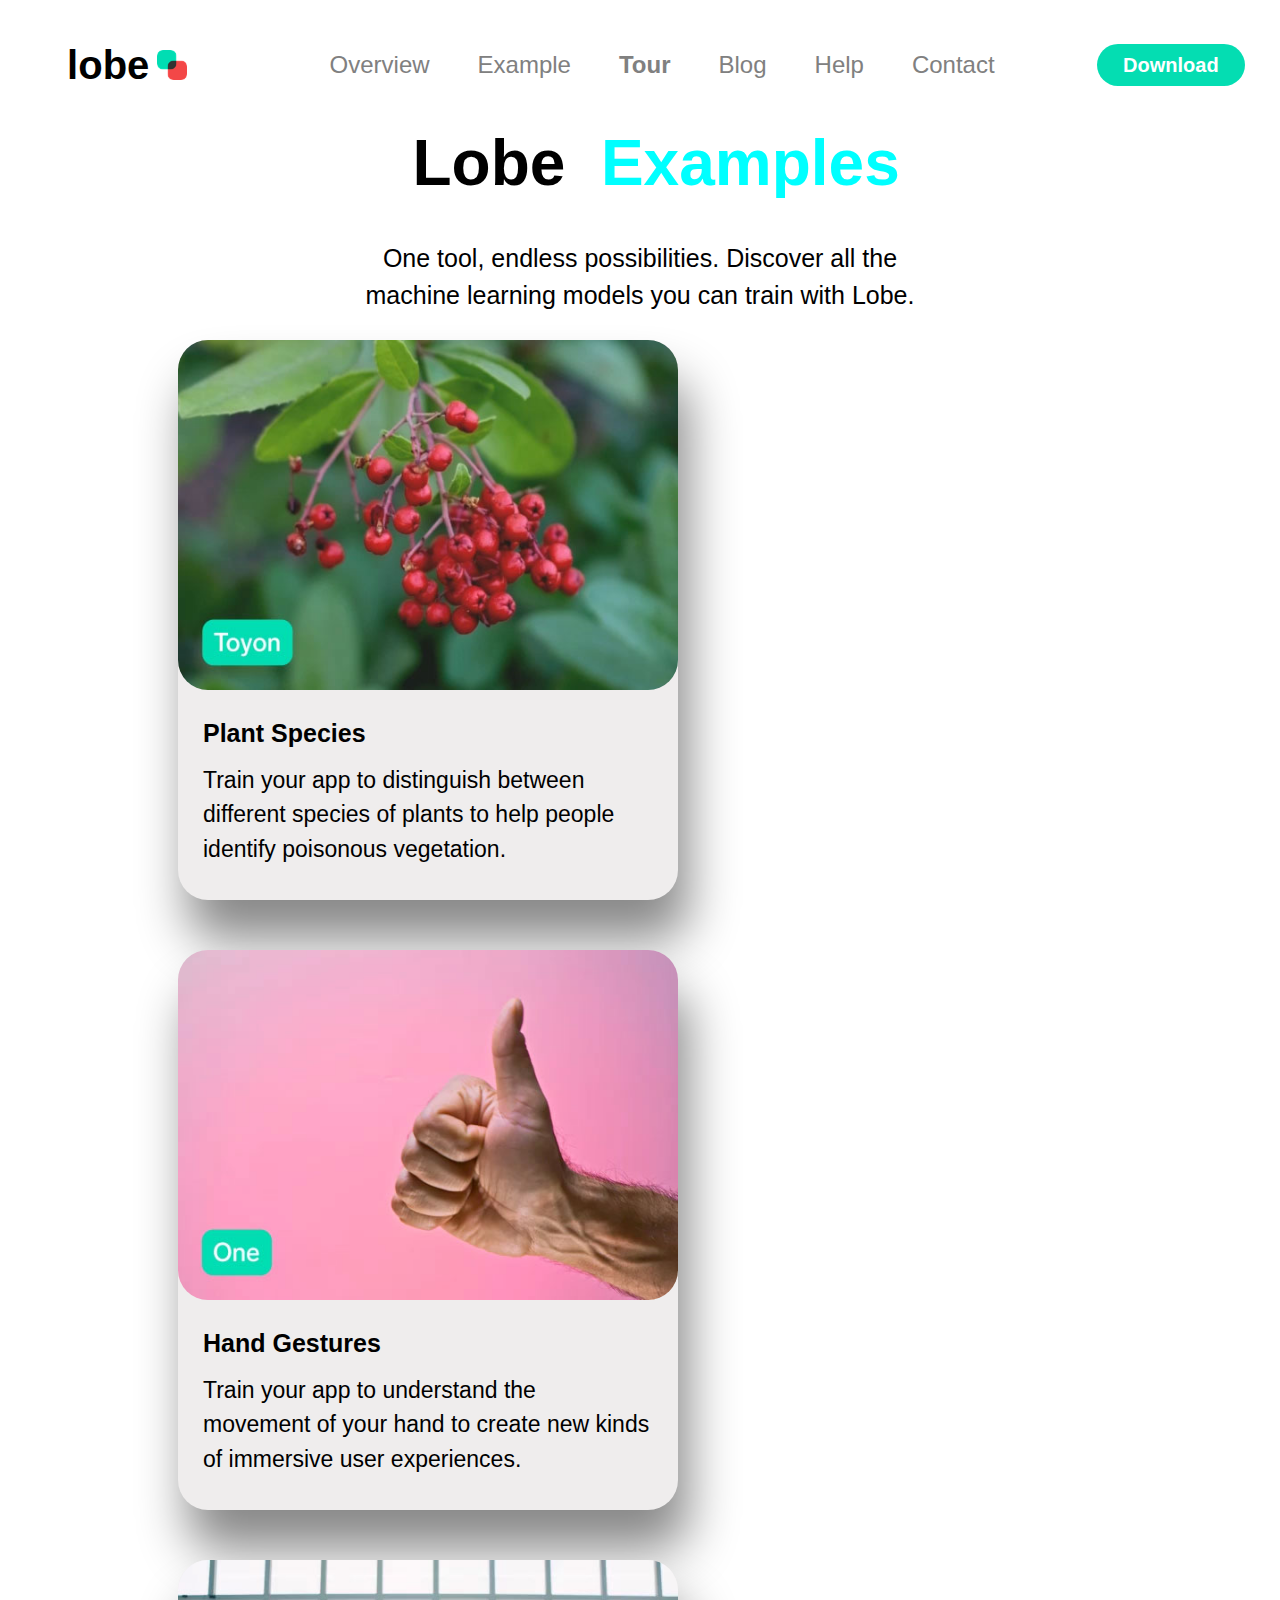
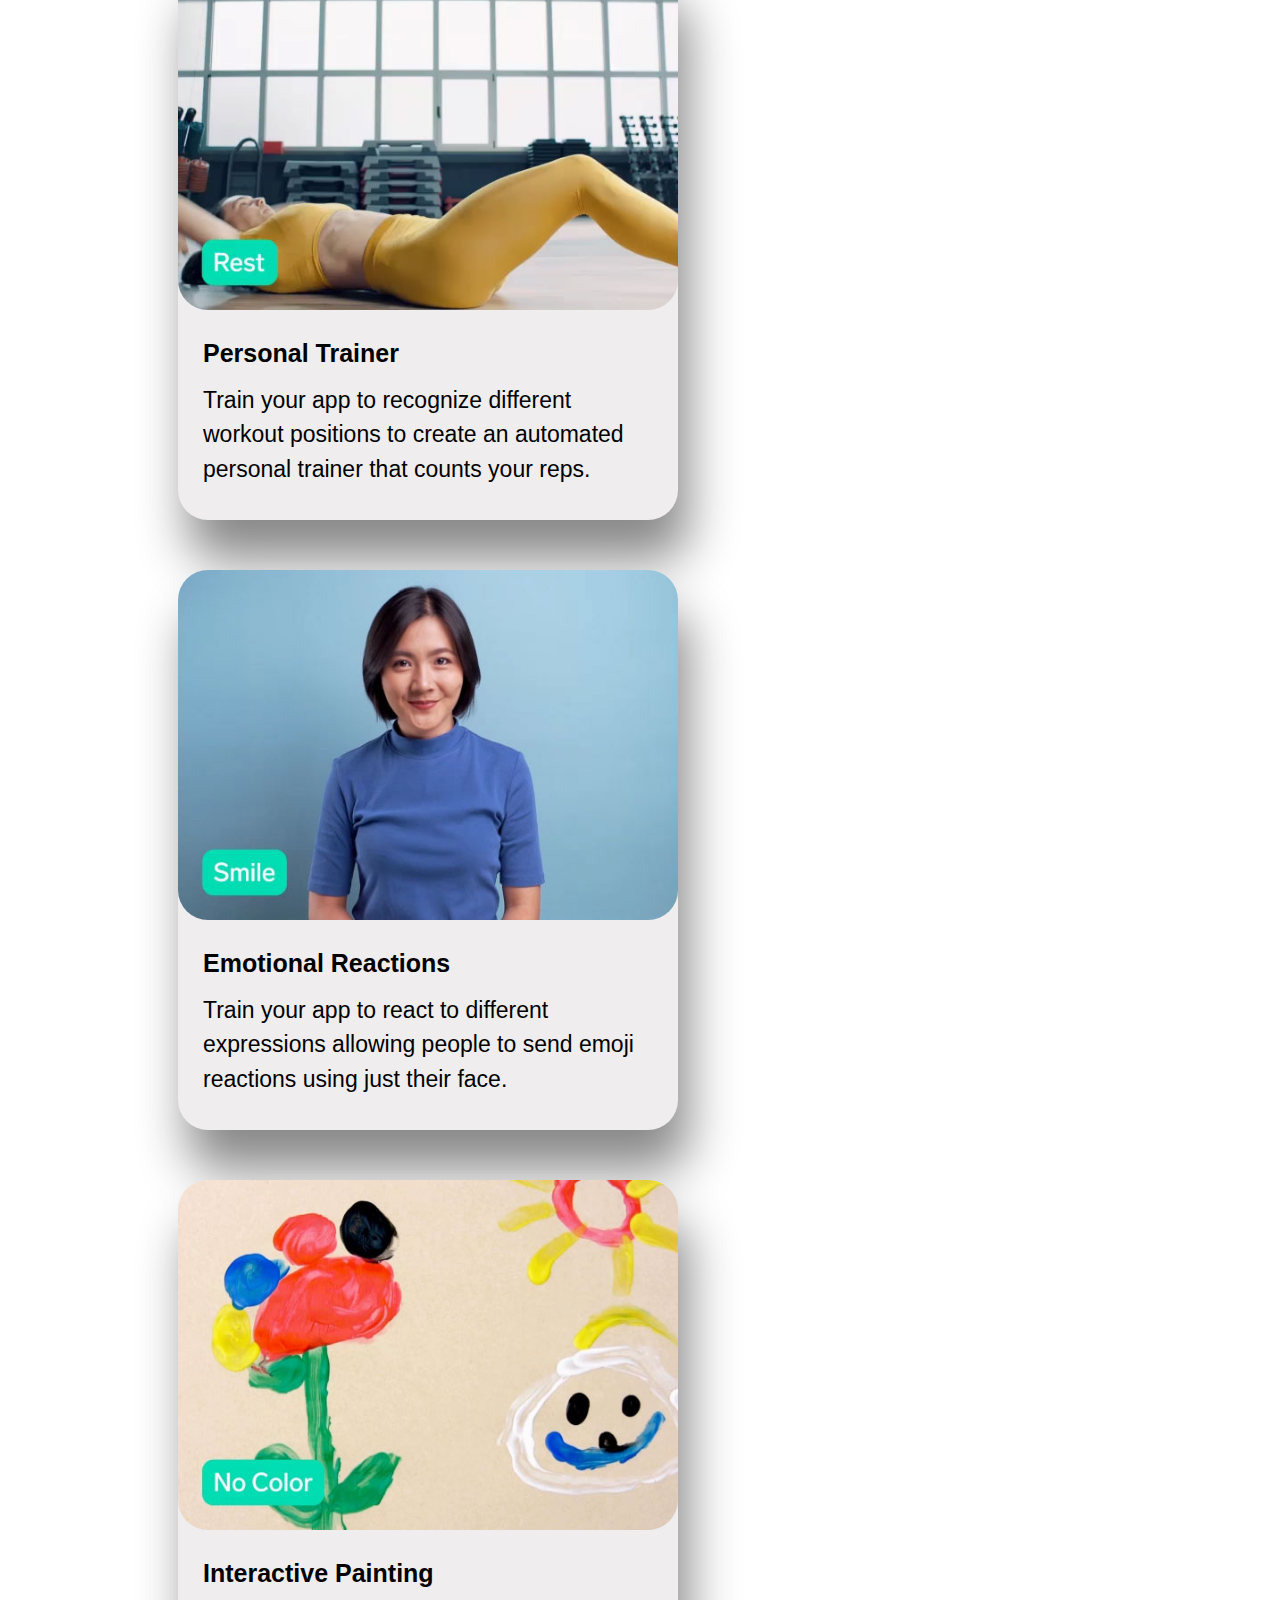
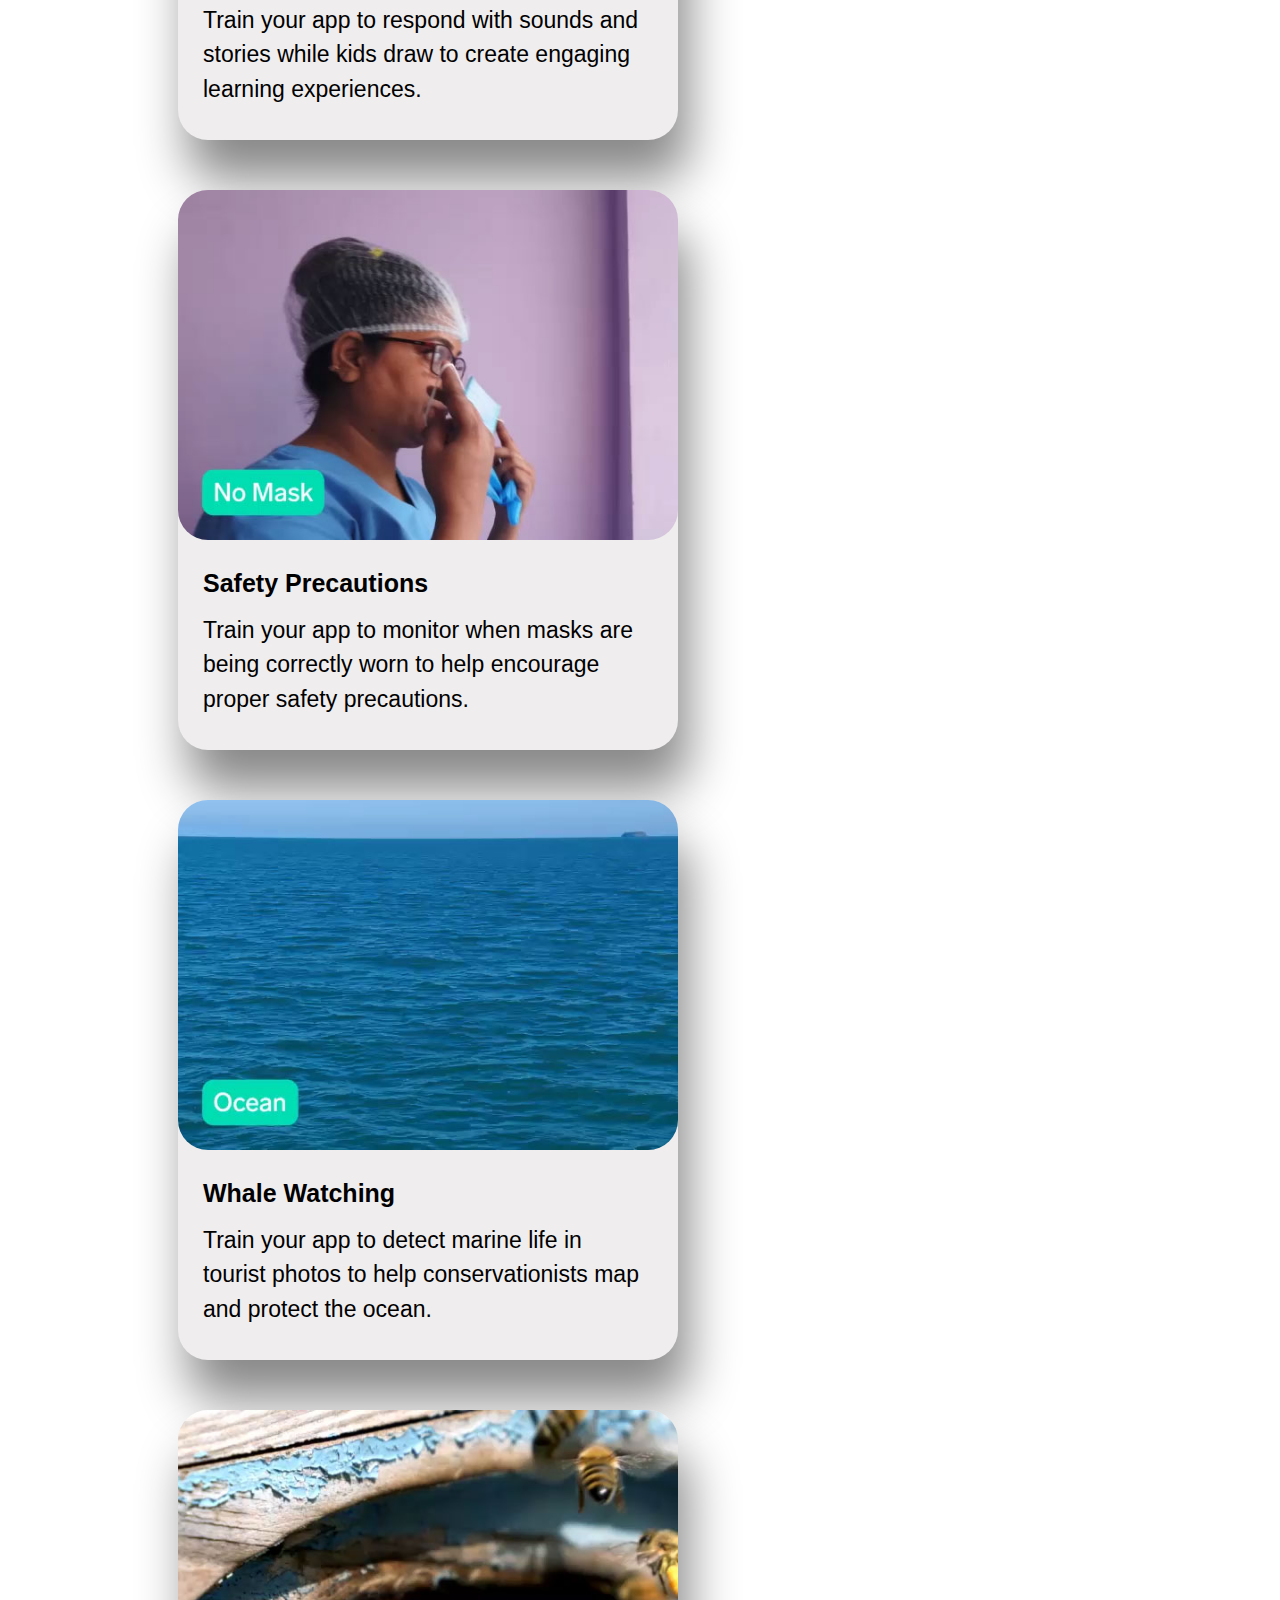
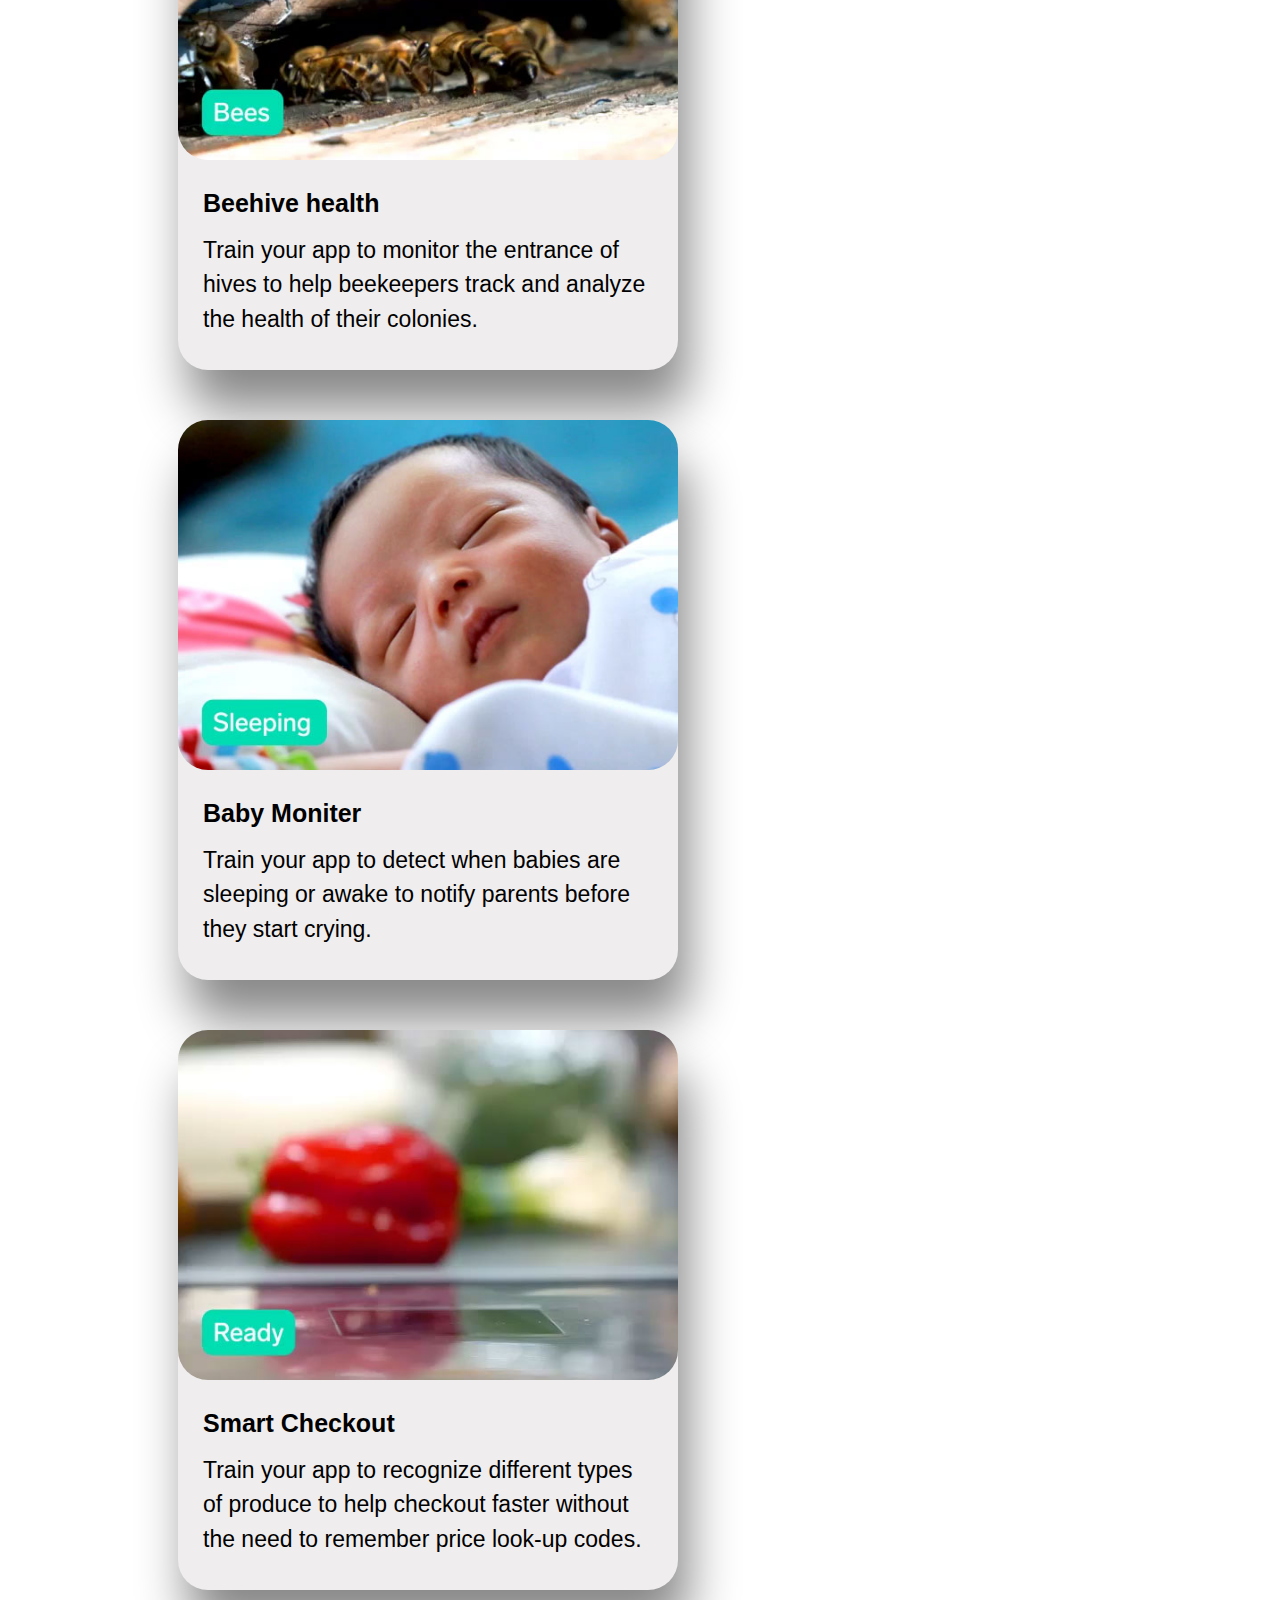
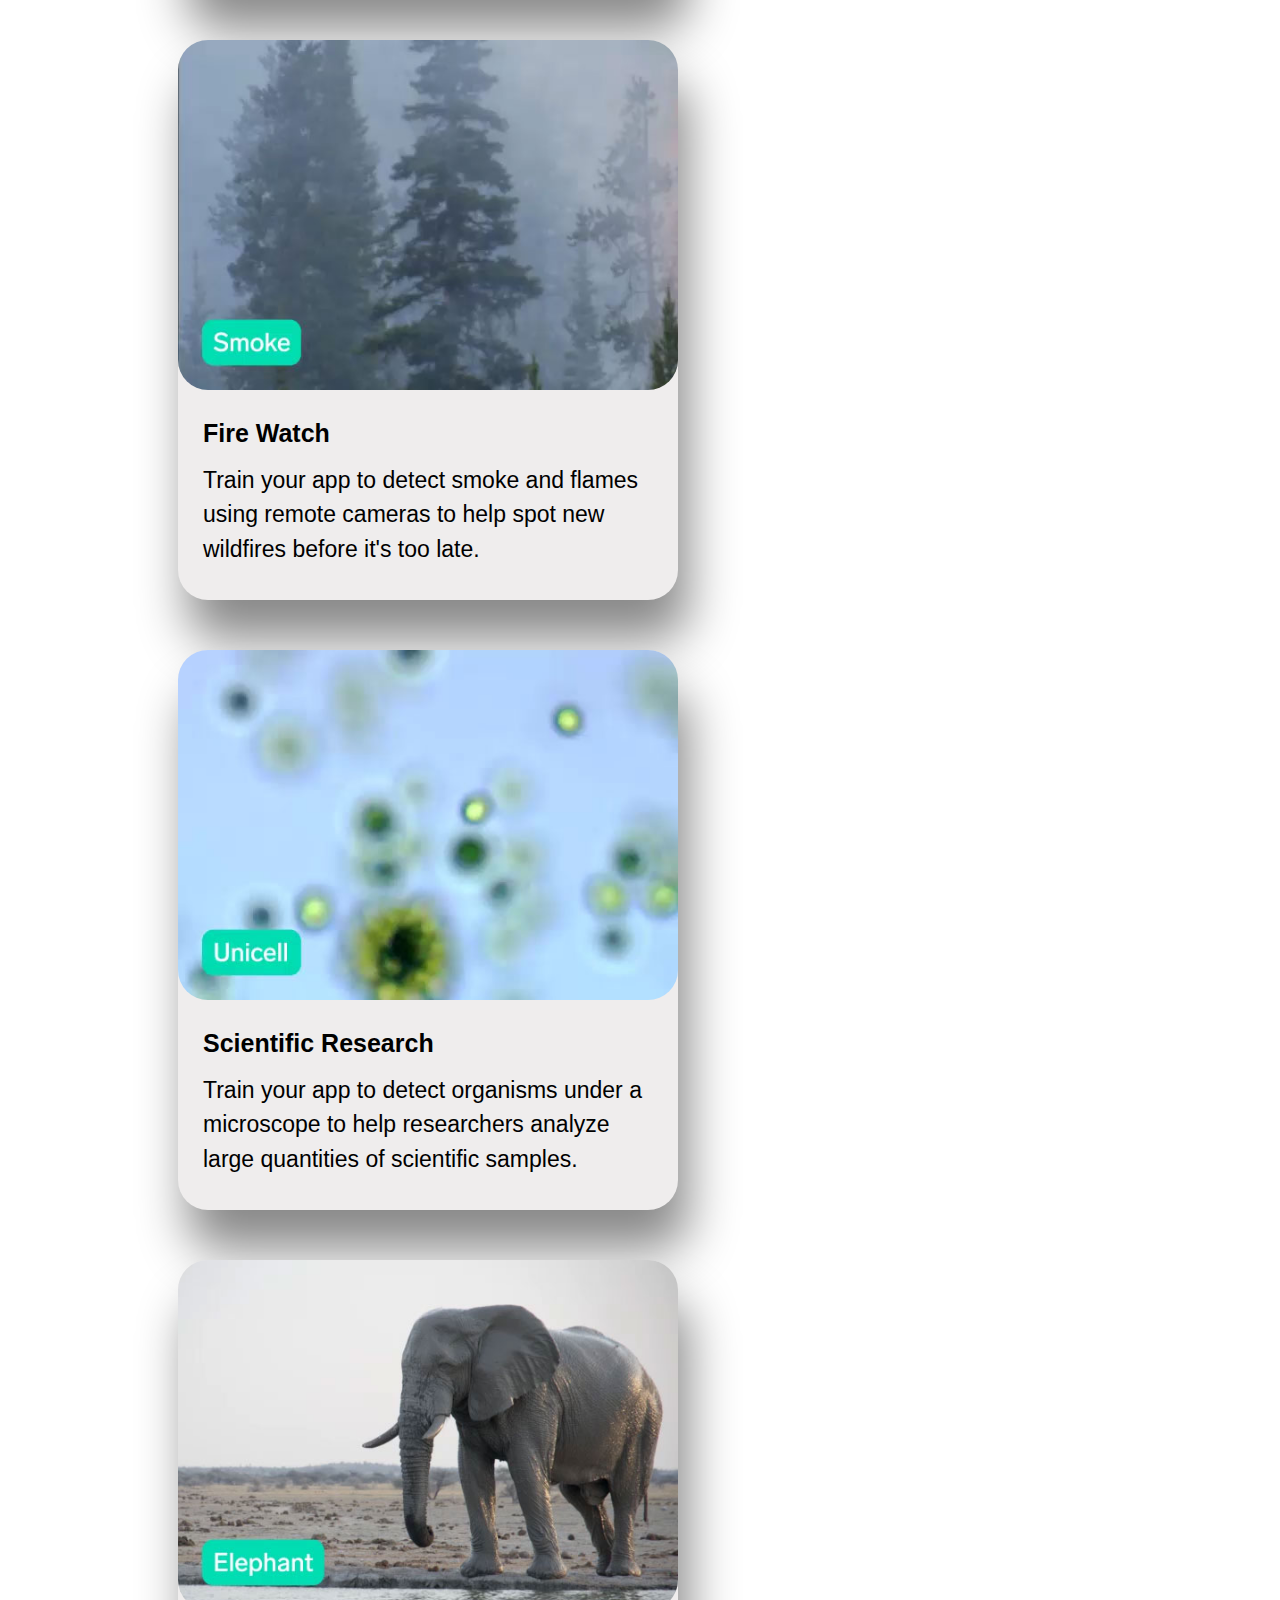
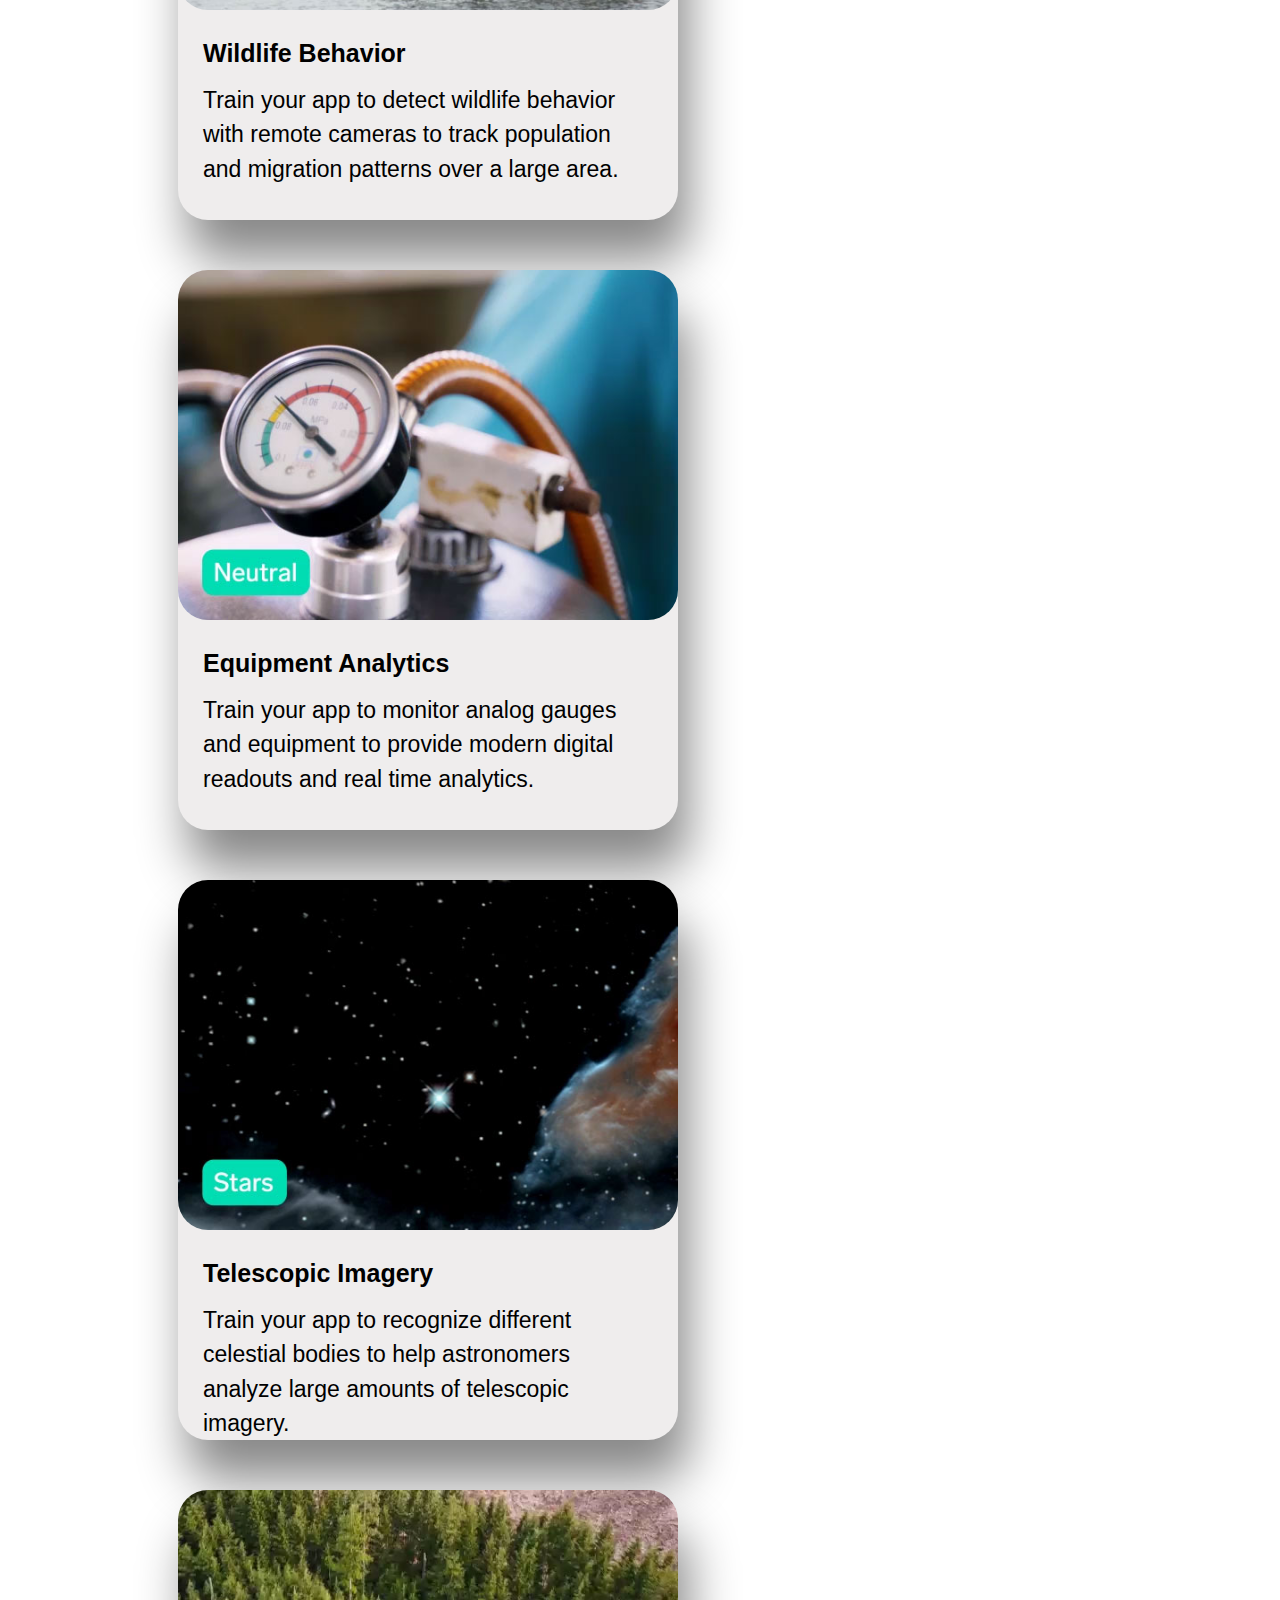
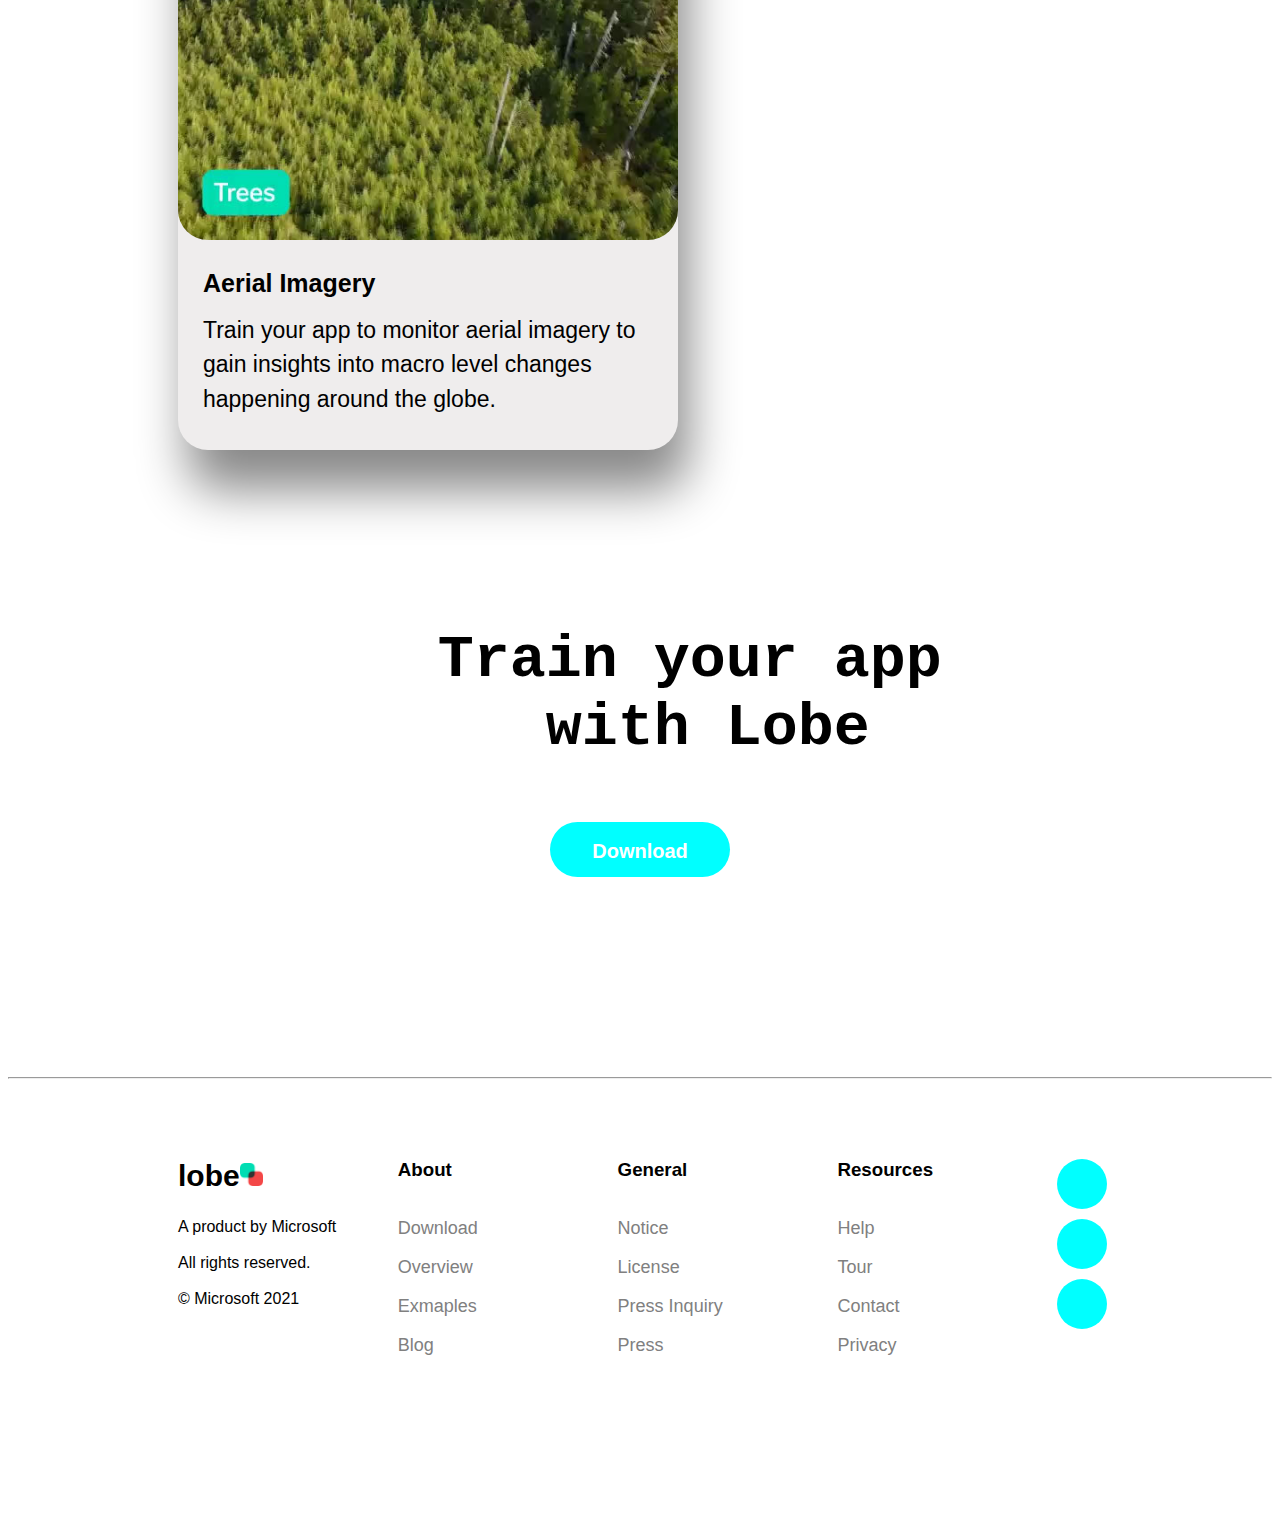
<file: examples.html>
<!DOCTYPE html>
<html lang="en">
<head>
    <meta charset="UTF-8">
    <meta name="viewport" content="width=device-width, initial-scale=1.0">
    <title>LobeAi</title>
    <link rel="stylesheet"href="styleex.css">
    <link rel="stylesheet" href="https://cdnjs.cloudflare.com/ajax/libs/font-awesome/6.5.2/css/all.min.css" integrity="sha512-SnH5WK+bZxgPHs44uWIX+LLJAJ9/2PkPKZ5QiAj6Ta86w+fsb2TkcmfRyVX3pBnMFcV7oQPJkl9QevSCWr3W6A==" crossorigin="anonymous" referrerpolicy="no-referrer" />
    <link rel="icon" href="images/logo.jpg" type="image/x-icon">
</head>
<body>
        <div class="navdiv">
            <nav class="navbar">
                <h1>lobe<img src="images/logo.jpg" alt="lobe" height="30px" width="30px" loading="lazy"/></h1>
                <ul>
                    <li><a href="index.html">Overview</a></li>
                    <li><a href="example.html">Example</a></li>
                    <li><b><a href="tour.html">Tour</a></b></li>
                    <li><a href="blog.html">Blog</a></li>
                    <li><a href="help.html">Help</a></li>
                    <li><a href="contact.html">Contact</a></li>
                </ul>
                <button class="btn"><a href="#">Download</a></button>
        </nav>
        </div>  

        <div class="ex">
            <pre>Lobe  <p>Examples</p></pre>
        </div>
        <div class="para"><p>One tool, endless possibilities. Discover all the <br>
            machine learning models you can train with Lobe.</p></div>

        <div class="container">
            <div class="card">
                <img src="images/toyon.jpg">
                <h3>Plant Species</h3>
                <p>
                    Train your app to distinguish between<br>
                    different species of plants to help people<br>
                    identify poisonous vegetation.
                </p>
            </div>
            <div class="card">
                <img src="images/Hand Count.jpg">
                <h3>Hand Gestures</h3>
                <p>
                    Train your app to understand the<br>
                    movement of your hand to create new kinds<br>
                    of immersive user experiences.
                </p>
            </div>
            <div class="card">
                <img src="images/rest.jpg">
                <h3>Personal Trainer</h3>
                <p>
                    Train your app to recognize different<br>
                    workout positions to create an automated<br>
                    personal trainer that counts your reps.
                </p>
            </div>
            <div class="card">
                <img src="images/Laughing.jpg">
                <h3>Emotional Reactions</h3>
                <p>
                    Train your app to react to different<br>
                    expressions allowing people to send emoji<br>
                    reactions using just their face.
                </p>
            </div>
            <div class="card">
                <img src="images/Painting.jpg">
                <h3>Interactive Painting</h3>
                <p>
                    Train your app to respond with sounds and<br>
                    stories while kids draw to create engaging<br>
                    learning experiences.
                </p>
            </div>
            <div class="card">
                <img src="images/mask.jpg">
                <h3>Safety Precautions</h3>
                <p>
                    Train your app to monitor when masks are<br>
                    being correctly worn to help encourage<br>
                    proper safety precautions.
                </p>
            </div>
            <div class="card">
                <img src="images/Whales.jpg">
                <h3>Whale Watching</h3>
                <p>
                    Train your app to detect marine life in<br>
                    tourist photos to help conservationists map<br>
                    and protect the ocean.
                </p>
            </div>
            <div class="card">
                <img src="images/Bees.jpg">
                <h3>Beehive health</h3>
                <p>
                    Train your app to monitor the entrance of<br>
                    hives to help beekeepers track and analyze<br>
                    the health of their colonies.
                </p>
            </div>
            <div class="card">
                <img src="images/Sleeping.jpg">
                <h3>Baby Moniter</h3>
                <p>
                    Train your app to detect when babies are<br>
                    sleeping or awake to notify parents before<br>
                    they start crying.
                </p>
            </div>
            <div class="card">
                <img src="images/Checkout.jpg">
                <h3>Smart Checkout</h3>
                <p>
                    Train your app to recognize different types<br>
                    of produce to help checkout faster without<br>
                    the need to remember price look-up codes.
                </p>
            </div>
            <div class="card">
                <img src="images/smoke.jpg">
                <h3>Fire Watch</h3>
                <p>
                    Train your app to detect smoke and flames<br>
                    using remote cameras to help spot new<br>
                    wildfires before it's too late.
                </p>
            </div>
            <div class="card">
                <img src="images/Microscope.jpg">
                <h3>Scientific Research</h3>
                <p>
                    Train your app to detect organisms under a<br>
                    microscope to help researchers analyze<br>
                    large quantities of scientific samples.
                </p>
            </div>
            <div class="card">
                <img src="images/elephant.jpg">
                <h3>Wildlife Behavior</h3>
                <p>
                    Train your app to detect wildlife behavior<br>
                    with remote cameras to track population<br>
                    and migration patterns over a large area.
                </p>
            </div>
            <div class="card">
                <img src="images/Compression.jpg">
                <h3>Equipment Analytics</h3>
                <p>
                    Train your app to monitor analog gauges<br>
                    and equipment to provide modern digital<br>
                    readouts and real time analytics.
                </p>
            </div>
            <div class="card">
                <img src="images/Telescope.jpg">
                <h3>Telescopic Imagery</h3>
                <p>
                    Train your app to recognize different<br>
                    celestial bodies to help astronomers<br>
                    analyze large amounts of telescopic<br>
                    imagery.
                </p>
            </div>
            <div class="card">
                <img src="images/trees.jpg">
                <h3>Aerial Imagery</h3>
                <p>
                    Train your app to monitor aerial imagery to<br>
                    gain insights into macro level changes<br>
                    happening around the globe.
                </p>
            </div>
            

        </div>

        <b><pre class="train">Train your app 
   with Lobe</pre></b>
                 <div id="main"><button type="button"><a href="">Download</a></button></div>
                 <hr>
             
             <footer>
                 <div class="first">
                     <ol>
                         <h2 style="font-size: 30px;">lobe<img src="images/logo.jpg" alt="lobe" height="23px" width="23px" loading="lazy"/></h2>
                         <li>A product by Microsoft</li><br>
                         <li>All rights reserved.</li><br>
                         <li>© Microsoft 2021</li><br>
                     </ol>
             
                 </div>
                 <div class="second">
                     <ol>
                         <h3>About</h3><br>
                         <li><a href="">Download</a></li><br>
                         <li><a href="">Overview</a></li><br>
                         <li><a href="">Exmaples</a></li><br>
                         <li><a href="">Blog</a></li><br>
                     </ol>
                 </div>
                 <div class="third">
                     <ol>
                         <h3>General</h3><br>
                         <li><a href="">Notice</a></li><br>
                         <li><a href="">License</a></li><br>
                         <li><a href="">Press Inquiry</a></li><br>
                         <li><a href="">Press</a></li><br>
                     </ol>
                 </div>
                 <div class="fourth">
                     <ol>
                         <h3>Resources</h3><br>
                         <li><a href="">Help</a></li><br>
                         <li><a href="">Tour</a></li><br>
                         <li><a href="">Contact</a></li><br>
                         <li><a href="">Privacy</a></li><br>
                     </ol>
                 </div>
                 <div class="fifth">
                     <ol>
                         <li><a href="instagram"><i class="fa-brands fa-instagram"></i></a></li>
                         <li><a href="facebook"><i class="fa-brands fa-facebook"></i></a></li>
                         <li><a href="twitter"><i class="fa-brands fa-twitter"></i></a></li>
                     </ol>
                     
                 </div>
             </footer>
</body>
</html>
</file>
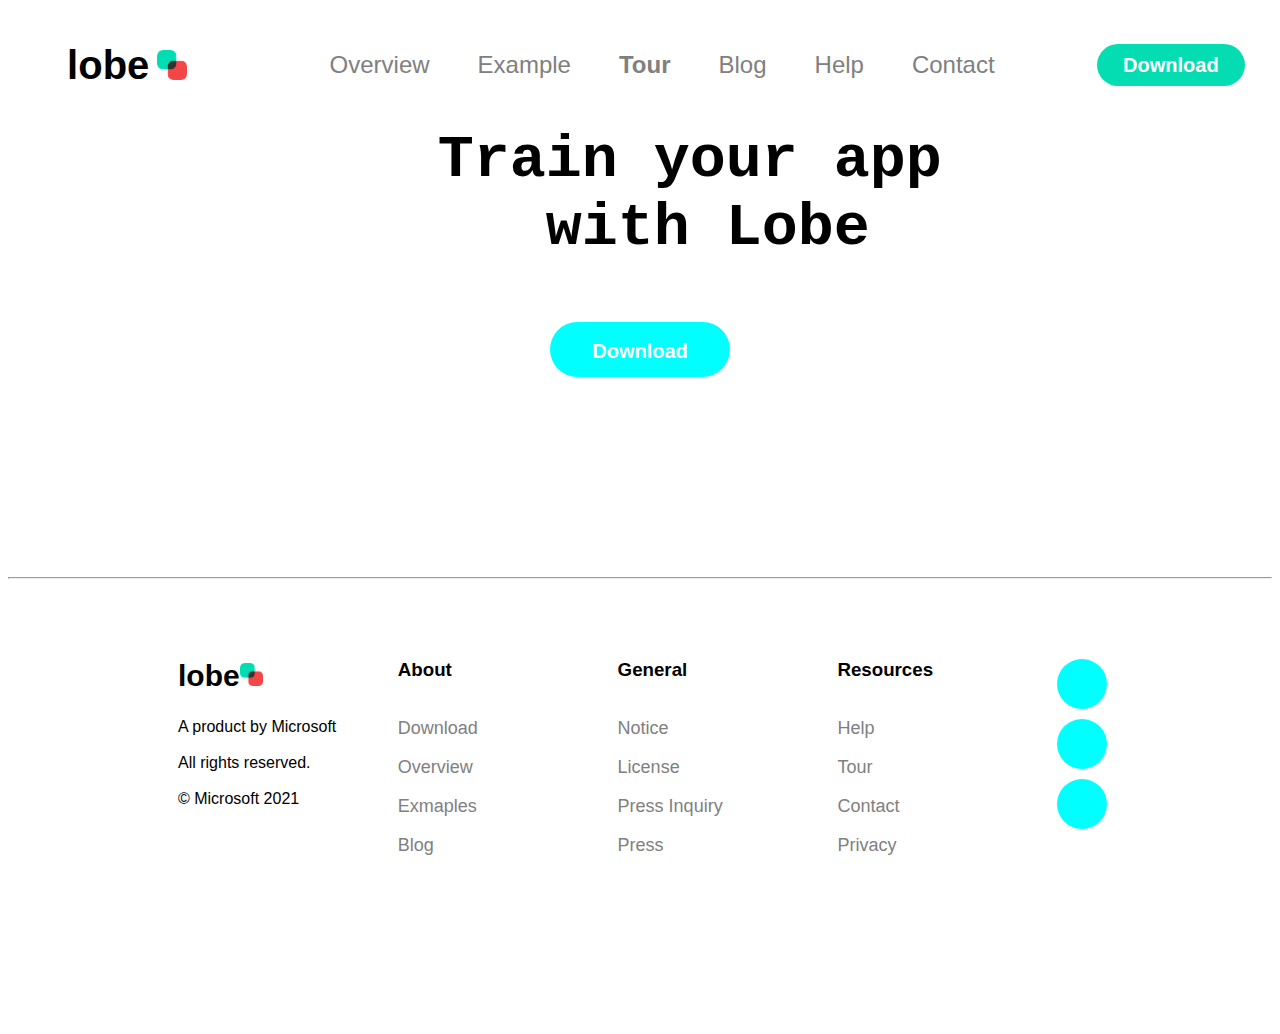
<file: help.html>
<!DOCTYPE html>
<html lang="en">
<head>
    <meta charset="UTF-8">
    <meta name="viewport" content="width=device-width, initial-scale=1.0">
    <title>LobeAi</title>
    <link rel="stylesheet"href="stylehelp.css">
    <link rel="stylesheet" href="https://cdnjs.cloudflare.com/ajax/libs/font-awesome/6.5.2/css/all.min.css" integrity="sha512-SnH5WK+bZxgPHs44uWIX+LLJAJ9/2PkPKZ5QiAj6Ta86w+fsb2TkcmfRyVX3pBnMFcV7oQPJkl9QevSCWr3W6A==" crossorigin="anonymous" referrerpolicy="no-referrer" />
    <link rel="icon" href="images/logo.jpg" type="image/x-icon">
</head>
<body>
        <div class="navdiv">
            <nav class="navbar">
                <h1>lobe<img src="images/logo.jpg" alt="lobe" height="30px" width="30px" loading="lazy"/></h1>
                <ul>
                    <li><a href="index.html">Overview</a></li>
                    <li><a href="example.html">Example</a></li>
                    <li><b><a href="tour.html">Tour</a></b></li>
                    <li><a href="blog.html">Blog</a></li>
                    <li><a href="help.html">Help</a></li>
                    <li><a href="contact.html">Contact</a></li>
                </ul>
                <button class="btn"><a href="#">Download</a></button>
        </nav>
        </div>  
        <b><pre class="train">Train your app 
   with Lobe</pre></b>
                 <div id="main"><button type="button"><a href="">Download</a></button></div>
                 <hr>
             
             <footer>
                 <div class="first">
                     <ol>
                         <h2 style="font-size: 30px;">lobe<img src="images/logo.jpg" alt="lobe" height="23px" width="23px" loading="lazy"/></h2>
                         <li>A product by Microsoft</li><br>
                         <li>All rights reserved.</li><br>
                         <li>© Microsoft 2021</li><br>
                     </ol>
             
                 </div>
                 <div class="second">
                     <ol>
                         <h3>About</h3><br>
                         <li><a href="">Download</a></li><br>
                         <li><a href="">Overview</a></li><br>
                         <li><a href="">Exmaples</a></li><br>
                         <li><a href="">Blog</a></li><br>
                     </ol>
                 </div>
                 <div class="third">
                     <ol>
                         <h3>General</h3><br>
                         <li><a href="">Notice</a></li><br>
                         <li><a href="">License</a></li><br>
                         <li><a href="">Press Inquiry</a></li><br>
                         <li><a href="">Press</a></li><br>
                     </ol>
                 </div>
                 <div class="fourth">
                     <ol>
                         <h3>Resources</h3><br>
                         <li><a href="">Help</a></li><br>
                         <li><a href="">Tour</a></li><br>
                         <li><a href="">Contact</a></li><br>
                         <li><a href="">Privacy</a></li><br>
                     </ol>
                 </div>
                 <div class="fifth">
                     <ol>
                         <li><a href="instagram"><i class="fa-brands fa-instagram"></i></a></li>
                         <li><a href="facebook"><i class="fa-brands fa-facebook"></i></a></li>
                         <li><a href="twitter"><i class="fa-brands fa-twitter"></i></a></li>
                     </ol>
                     
                 </div>
             </footer>
</body>
</html>
</file>
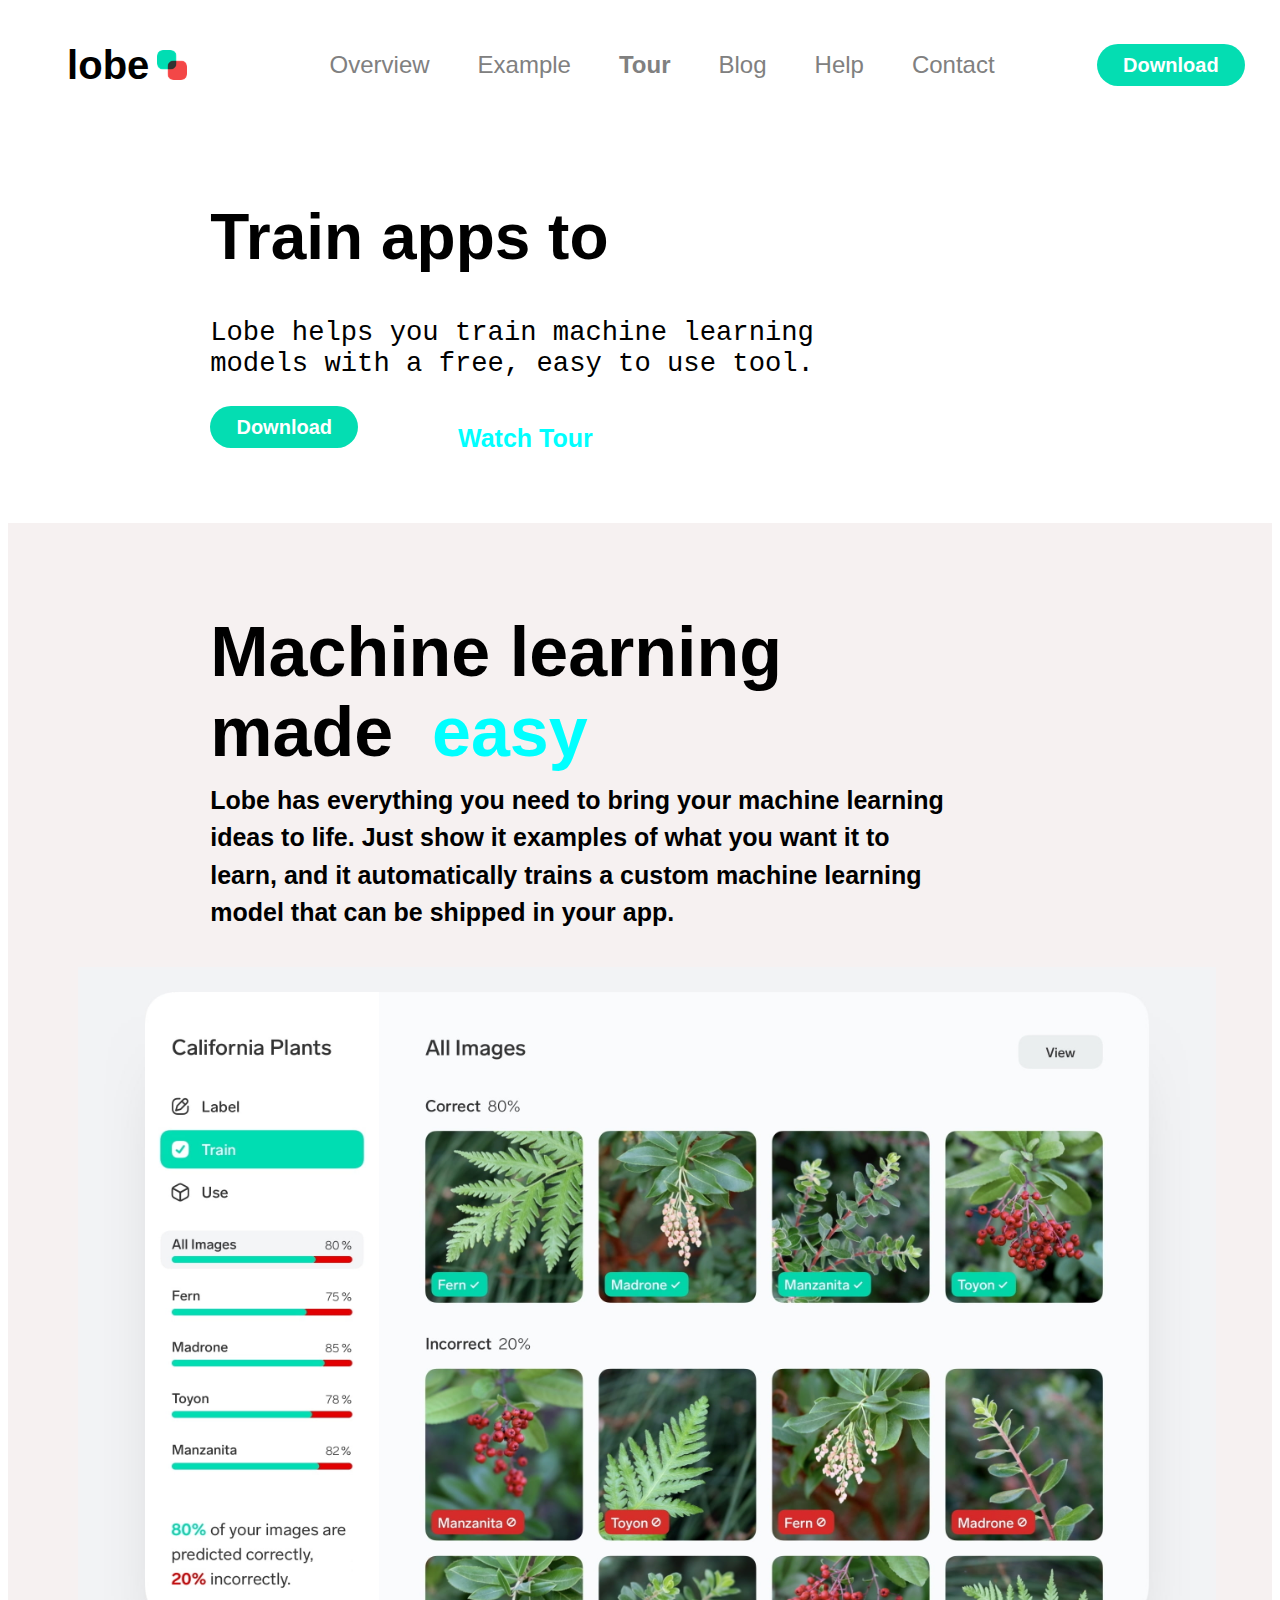
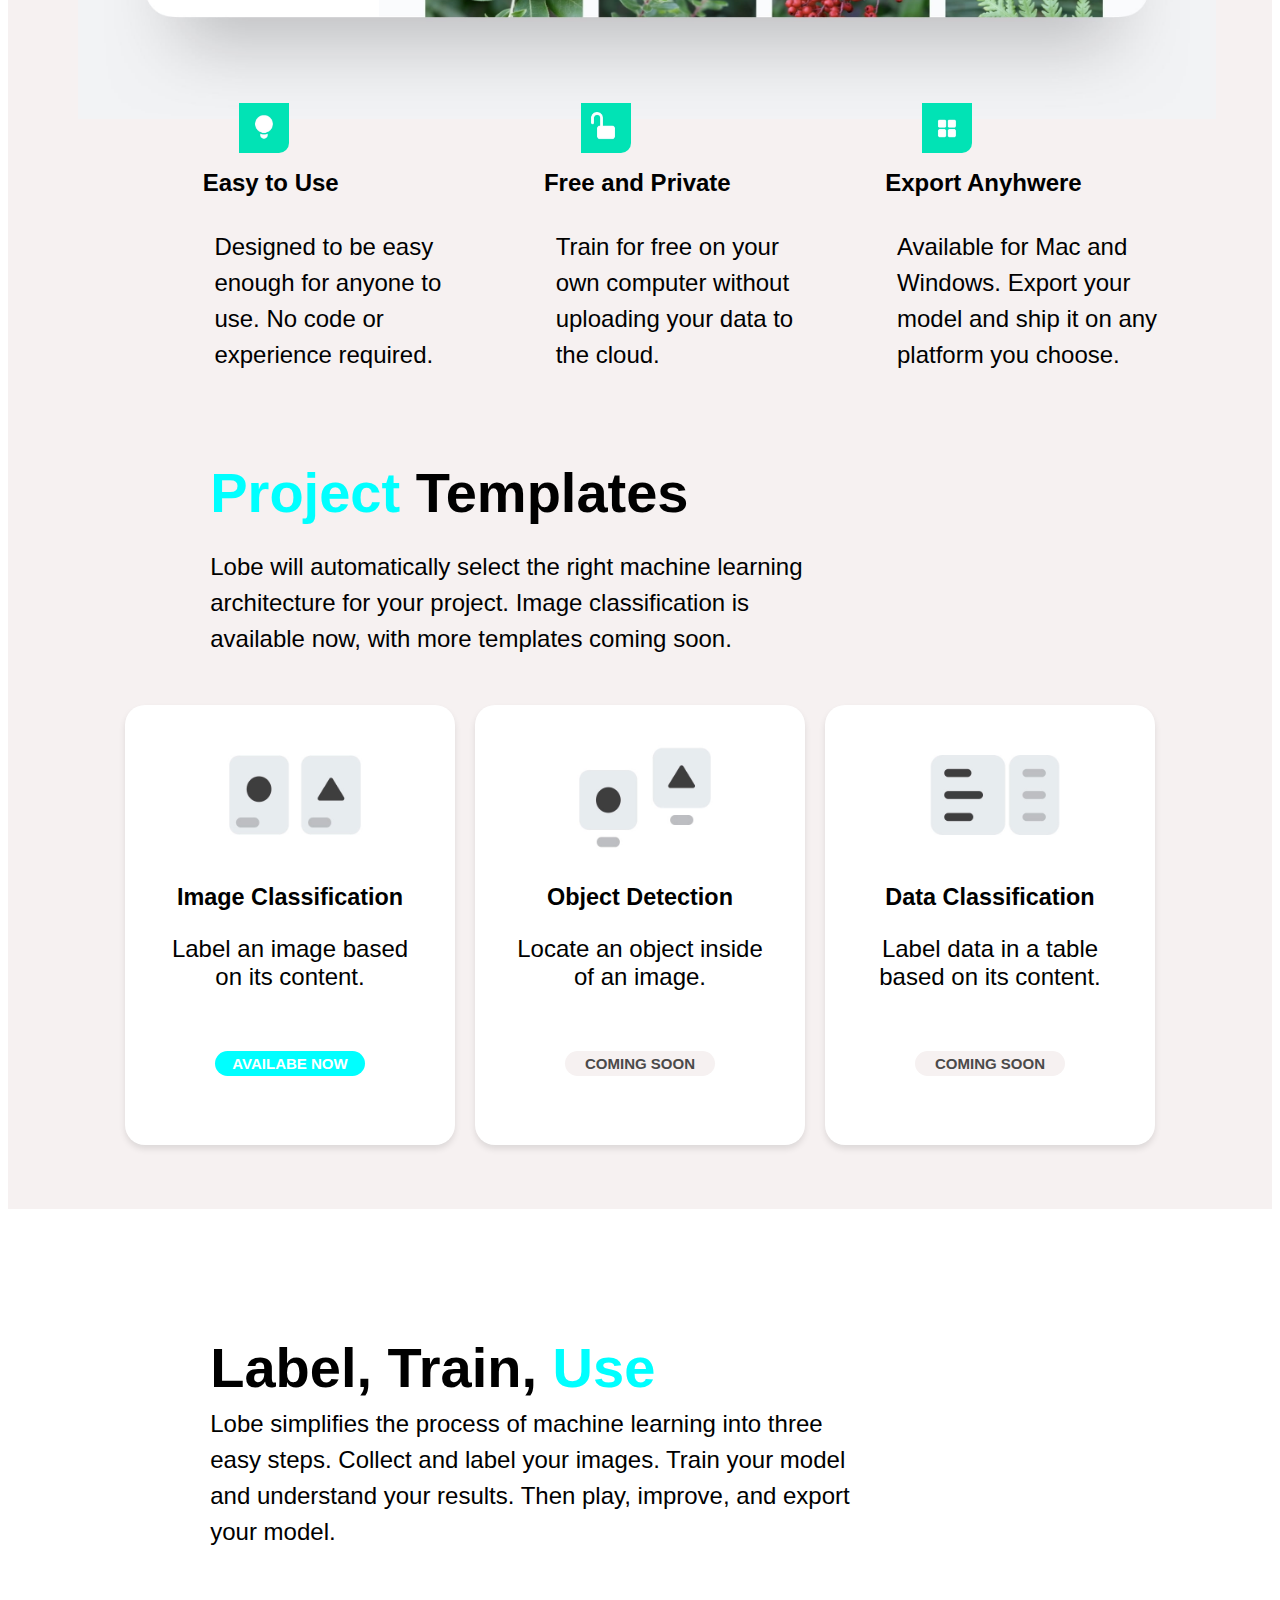
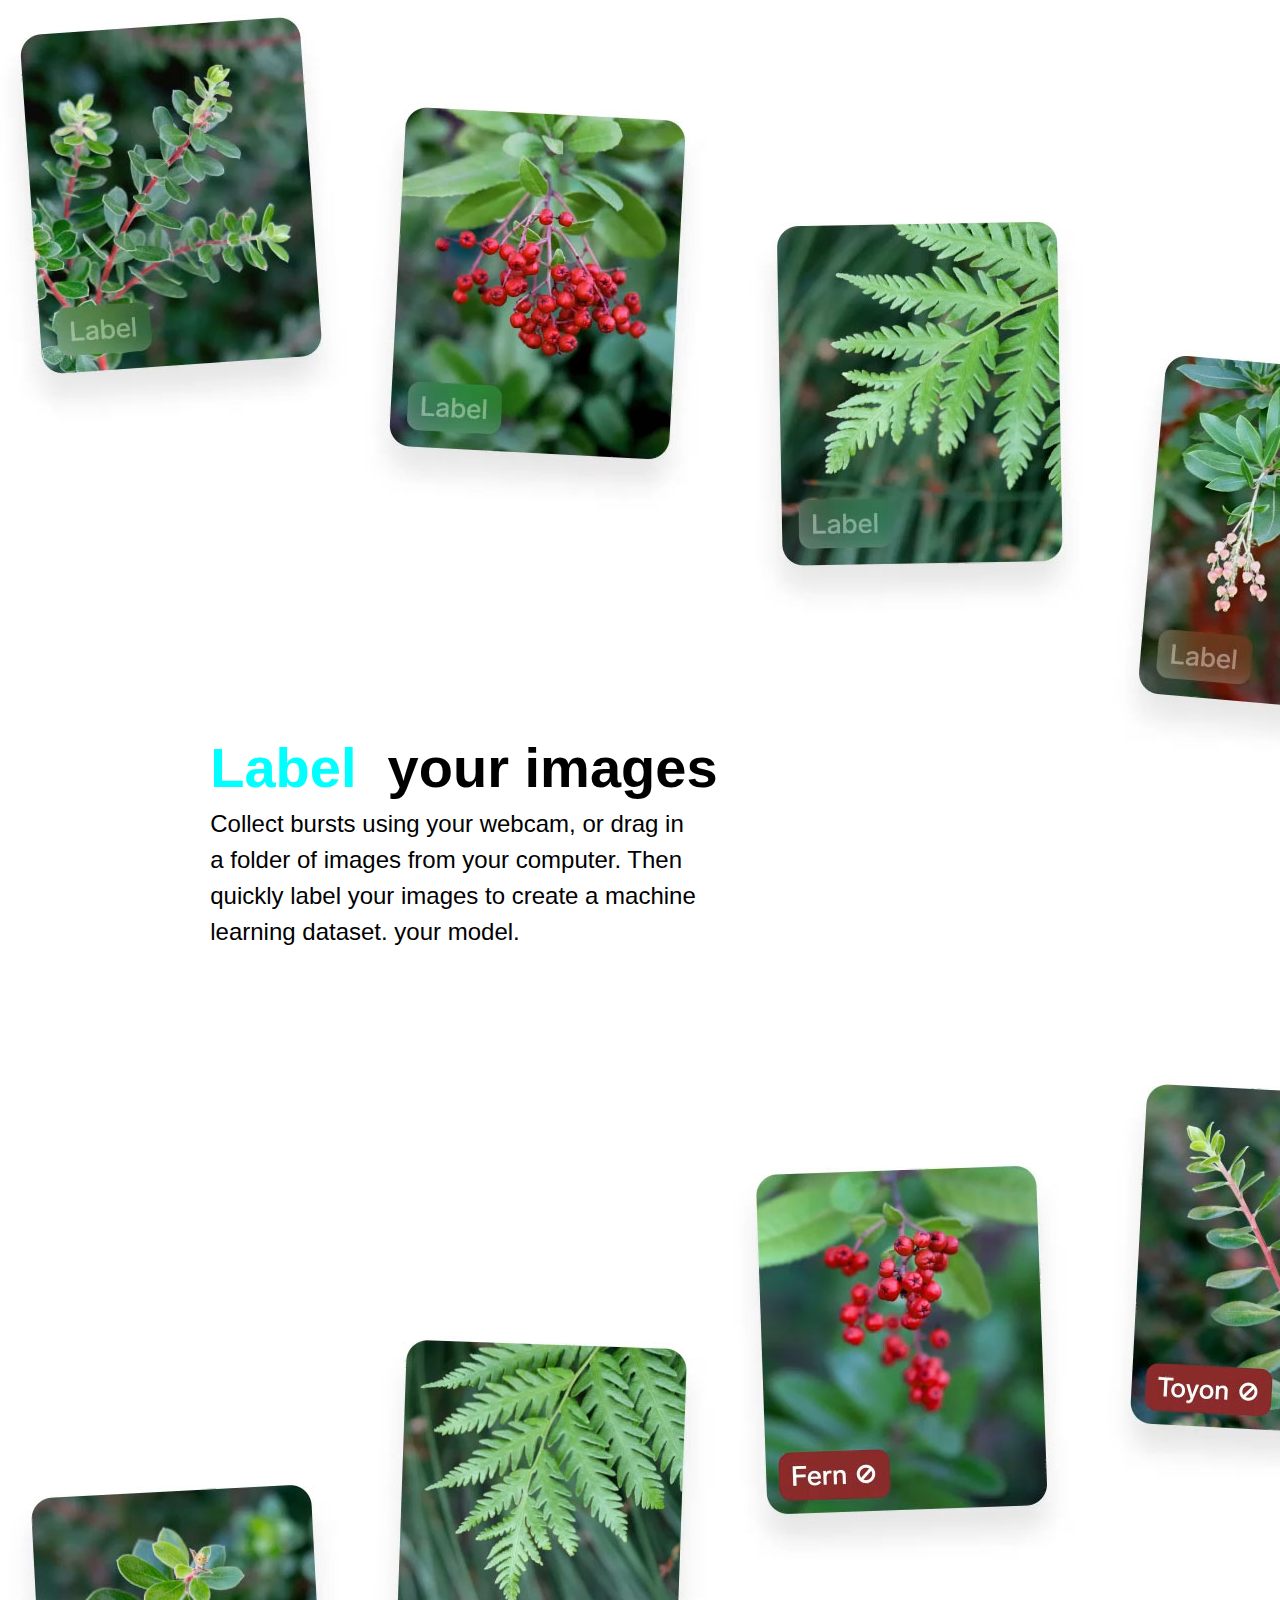
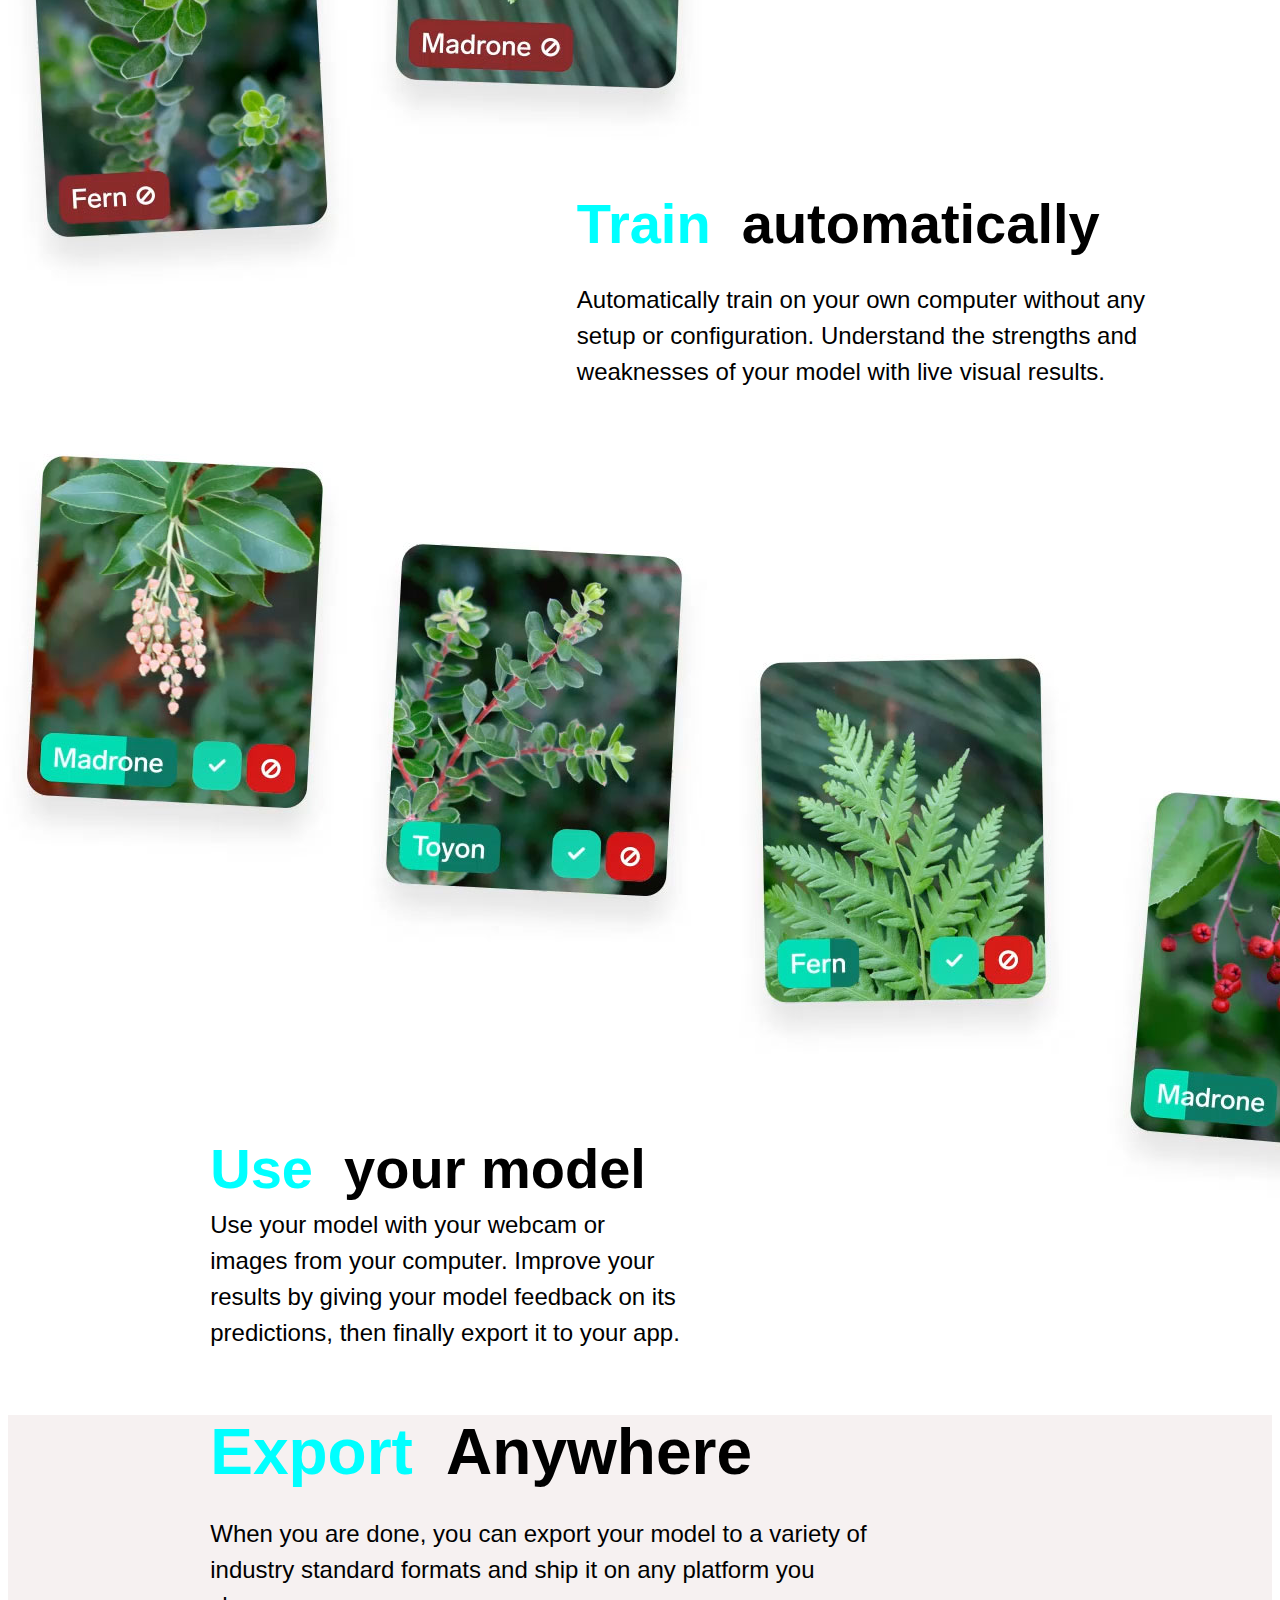
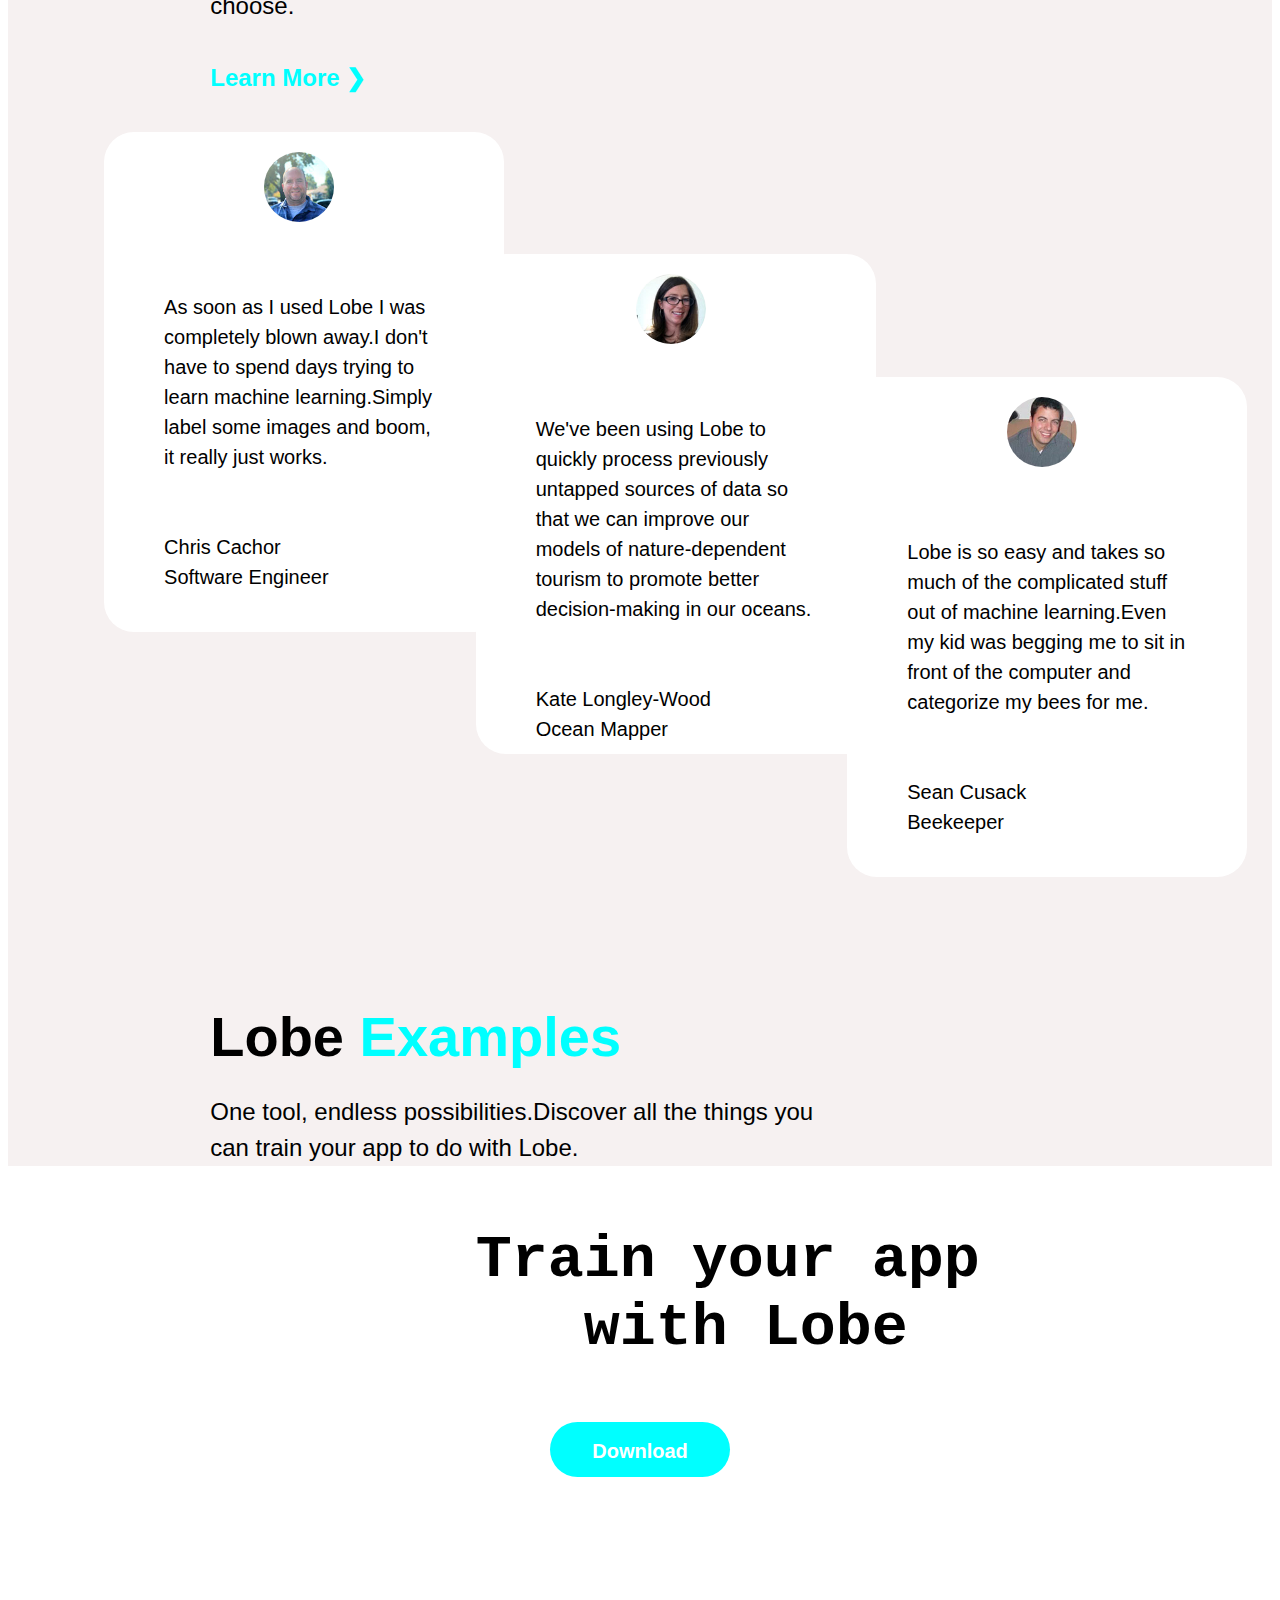
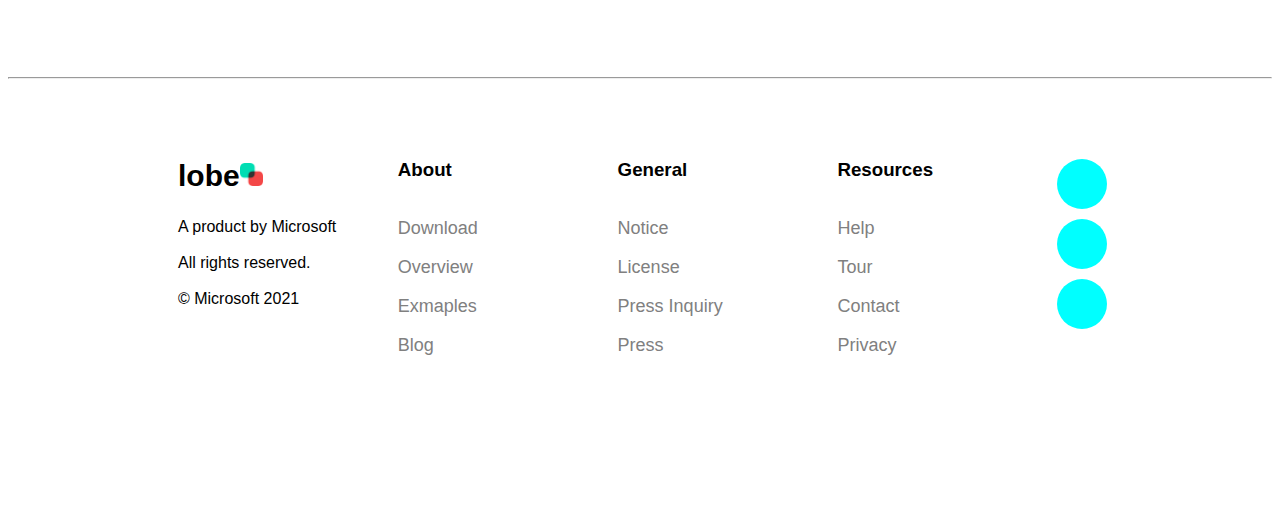
<file: overview.html>
<!DOCTYPE html>
<html lang="en">
<head>
    <meta charset="UTF-8">
    <meta name="viewport" content="width=device-width, initial-scale=1.0">
    <title>LobeAi</title>
    <link rel="stylesheet"href="style1.css">
    <link rel="stylesheet" href="https://cdnjs.cloudflare.com/ajax/libs/font-awesome/6.5.2/css/all.min.css" integrity="sha512-SnH5WK+bZxgPHs44uWIX+LLJAJ9/2PkPKZ5QiAj6Ta86w+fsb2TkcmfRyVX3pBnMFcV7oQPJkl9QevSCWr3W6A==" crossorigin="anonymous" referrerpolicy="no-referrer" />
    <link rel="icon" href="images/logo.jpg" type="image/x-icon">
</head>
<body>
    <div class="navdiv">
        <nav class="navbar">
            <h1>lobe<img src="images/logo.jpg" alt="lobe" height="30px" width="30px" loading="lazy"/></h1>
            <ul>
                <li><a href="index.html">Overview</a></li>
                <li><a href="example.html">Example</a></li>
                <li><b><a href="tour.html">Tour</a></b></li>
                <li><a href="blog.html">Blog</a></li>
                <li><a href="help.html">Help</a></li>
                <li><a href="contact.html">Contact</a></li>
            </ul>
            <button class="btn"><a href="#">Download</a></button>
    </nav>
    </div>  
    <div class="text">
        <h1>Train apps to</h1>
        <pre>Lobe helps you train machine learning 
models with a free, easy to use tool.</pre>
    </div>   
        
    <button class="down"><a href="#">Download</a></button>
    <div class="watch">
    <a href="#">Watch Tour <i class="fa-regular fa-circle-play"></i></a>
    </div>

    <div class="machine">
        <pre>Machine learning 
made  <div class="easy">easy</div></pre>
    <div class="para"><pre>Lobe has everything you need to bring your machine learning
ideas to life. Just show it examples of what you want it to 
learn, and it automatically trains a custom machine learning 
model that can be shipped in your app. 
        </pre></div>

    <img src="images/plants.jpg">

    <div class="column">
            <div class="first">
                <img src="images/Easy.jpg">
                <h4>Easy to Use</h4>
                <p>Designed to be easy enough
                for anyone to use. No code or 
                experience required.</p>
            </div>

            <div class="second">
                <img src="images/Private.jpg">
                <h4>Free and Private</h4>
                <p>Train for free on your own
                computer without uploading
                your data to the cloud.</p></div>

            <div class="third">
                <img src="images/Anywhere.jpg">
                <h4>Export Anyhwere</h4>
                <p>Available for Mac and
                Windows. Export your model
                and ship it on any platform you
                choose.</p></div>
            </div>

    <div class="tem">
        <div class="project">Project</div>         Templates
    </div>

    <div class="para2"><p>Lobe will automatically select the right machine learning<br>
            architecture for your project. Image classification is<br>
            available now, with more templates coming soon.</p></div>

    <div class="container">
        <div class="card">
            <img src="images/Classification.jpg" >
            <h3>Image Classification</h3>
            <p>Label an image based<br>
                on its content.</p>
            <div class="avail"><span class="available">AVAILABE NOW</span></div>
                
        </div>
            
        <div class="card">
            <img src="images/Detection.jpg">
            <h3>Object Detection</h3>
            <p>Locate an object inside<br>
                of an image.</p>
            <div class="object"><span class="coming">COMING SOON</span></div>
        </div>
        <div class="card">
            <img src="images/data.jpg">
            <h3>Data Classification</h3>
            <p>Label data in a table<br>
                based on its content.</p>
            <div class="object"><span class="coming">COMING SOON</span></div>
        </div>
    </div>
    </div>

    <div class="label"><pre>Label, Train, <h3>Use</h3></pre></div>
    <div class="para3"><p>Lobe simplifies the process of machine learning into three<br>
        easy steps. Collect and label your images. Train your model<br>
        and understand your results. Then play, improve, and export<br>
        your model.</p></div>
    <div class="plant"><img src="images/Label.jpg"></div>

    <div class="label" style="margin-top: -25%"><pre><h3>Label</h3>  your images</pre></div>
    <div class="para3"><p>Collect bursts using your webcam, or drag in<br>
        a folder of images from your computer. Then<br>
        quickly label your images to create a machine<br>
        learning dataset.
        your model.</p></div>
    <div class="plant"><img src="images/Train.jpg"></div>

    <div class="label2" style="margin-top: -15%"><pre><h3>Train</h3>  automatically</pre></div>
    <div class="para4"><p>Automatically train on your own computer without any<br>
        setup or configuration. Understand the strengths and<br>
        weaknesses of your model with live visual results.</p></div>

    <div class="plant"><img src="images/Play.jpg"></div>

    <div class="label" style="margin-top: -28%"><pre><h3>Use</h3>  your model</pre></div>
    <div class="para3"><p>Use your model with your webcam or<br>
        images from your computer. Improve your<br>
        results by giving your model feedback on its<br>
        predictions, then finally export it to your
        app.</p></div>
    
    <div class="export">
        <div class="last"><pre><h3>Export</h3>  Anywhere</pre></div>
            <p>When you are done, you can export your model to a variety of<br>
            industry standard formats and ship it on any platform you<br>
            choose.
            </p>
        <a href="learn">Learn More  ❯ </a>
    
        <!-- <div class="icons-container">
            <img src="images/aws.png" class="icon aws">
            <img src="images/TensorFlow.png" class="icon TensorFlow">
            <img src="images/python.jpg" class="icon python">
            <img src="images/raspberry pi.webp" class="icon raspberry">
            <img src="images/Unity.png" class="icon unity">
            <img src="images/windows.png" class="icon windows">
            <img src="images/aws.png" class="icon aws">
            <img src="images/aws.png" class="icon aws">
        </div> -->
        <div class="cardi">
        <div class="card1">
            <a href="chris">
            <img src="images/avatar1@2x.jpg" height="70px" width="70px">
            <p>As soon as I used Lobe I was<br>
            completely blown away.I don't<br>
            have to spend days trying to<br>
            learn machine learning.Simply<br>
            label some images and boom,<br>
            it really just works. 
            <br><br><br>
            <b>Chris Cachor</b><br>
            Software Engineer</p>
            </a>
            
        </div>

        <div class="card2">
            <a href="wood">
            <img src="images/avatar2@2x.jpg" height="70px" width="70px">
            <p>We've been using Lobe to<br>
            quickly process previously<br>
            untapped sources of data so<br>
            that we can improve our<br> 
            models of nature-dependent<br>
            tourism to promote better<br>
            decision-making in our oceans.
            <br><br><br>
            <b>Kate Longley-Wood</b>
            <br>Ocean Mapper</p>
            </a>
        </div>

        <div class="card3">
            <a href="sean">
            <img src="images/avatar3@2x.jpg" height="70px" width="70px">
            <p>Lobe is so easy and takes so <br>
            much of the complicated stuff<br>
            out of machine learning.Even<br>
            my kid was begging me to sit in <br>
            front of the computer and <br>
            categorize my bees for me.
            <br><br><br> <b>Sean Cusack</b><br>
            Beekeeper</p>
            </a>
        </div>
        </div>

        <div class="label"><pre>Lobe <h3>Examples</h3></pre></div>
        <div class="para5"><p>One tool, endless possibilities.Discover all the things you<br>
        can train your app to do with Lobe.</p></div>
        
    </div>
    <b><pre class="train">Train your app 
   with Lobe</pre></b>
        <div id="main"><button type="button"><a href="">Download</a></button></div>
        <hr>
    
    <footer>
        <div class="first">
            <ol>
                <h2 style="font-size: 30px;">lobe<img src="images/logo.jpg" alt="lobe" height="23px" width="23px" loading="lazy"/></h2>
                <li>A product by Microsoft</li><br>
                <li>All rights reserved.</li><br>
                <li>© Microsoft 2021</li><br>
            </ol>
    
        </div>
        <div class="second">
            <ol>
                <h3>About</h3><br>
                <li><a href="">Download</a></li><br>
                <li><a href="">Overview</a></li><br>
                <li><a href="">Exmaples</a></li><br>
                <li><a href="">Blog</a></li><br>
            </ol>
        </div>
        <div class="third">
            <ol>
                <h3>General</h3><br>
                <li><a href="">Notice</a></li><br>
                <li><a href="">License</a></li><br>
                <li><a href="">Press Inquiry</a></li><br>
                <li><a href="">Press</a></li><br>
            </ol>
        </div>
        <div class="fourth">
            <ol>
                <h3>Resources</h3><br>
                <li><a href="">Help</a></li><br>
                <li><a href="">Tour</a></li><br>
                <li><a href="">Contact</a></li><br>
                <li><a href="">Privacy</a></li><br>
            </ol>
        </div>
        <div class="fifth">
            <ol>
                <li><a href="instagram"><i class="fa-brands fa-instagram"></i></a></li>
                <li><a href="facebook"><i class="fa-brands fa-facebook"></i></a></li>
                <li><a href="twitter"><i class="fa-brands fa-twitter"></i></a></li>
            </ol>
            
        </div>
    </footer>
     
    
    
</body>
</html>
</file>
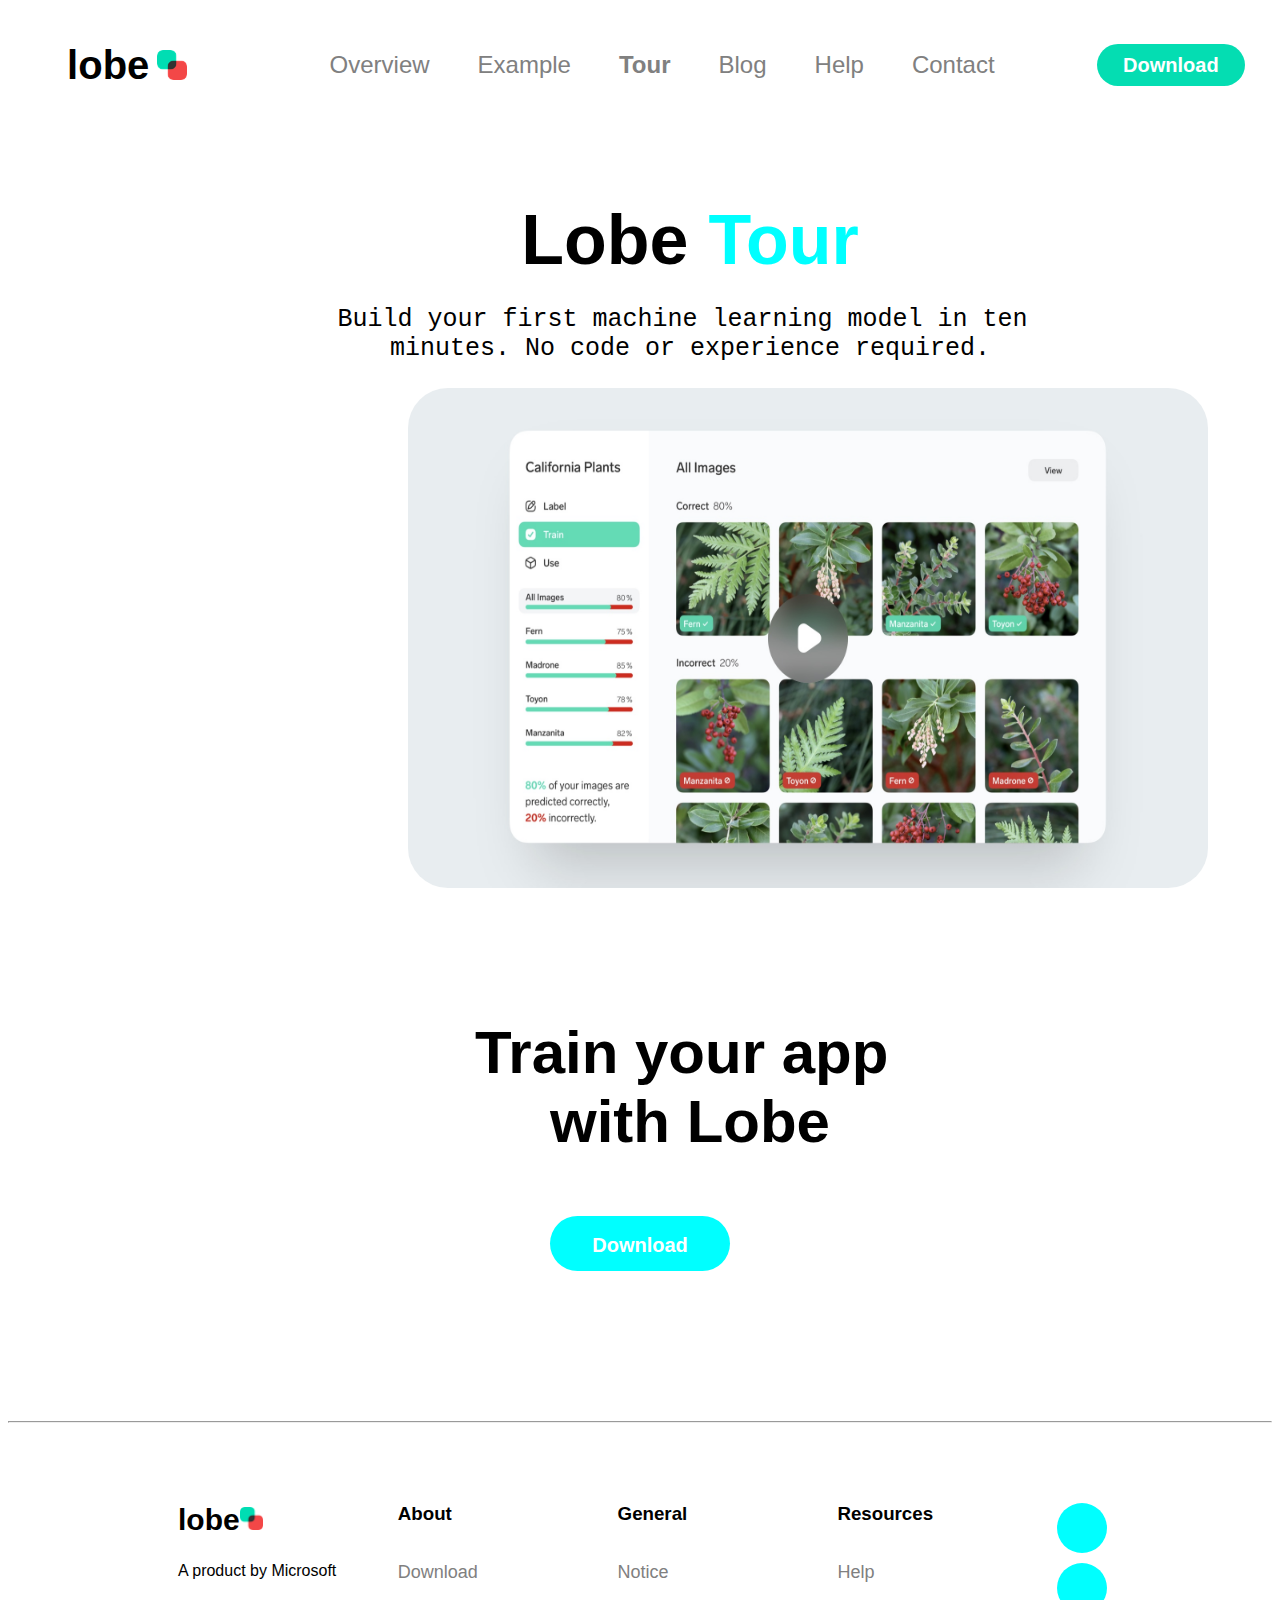
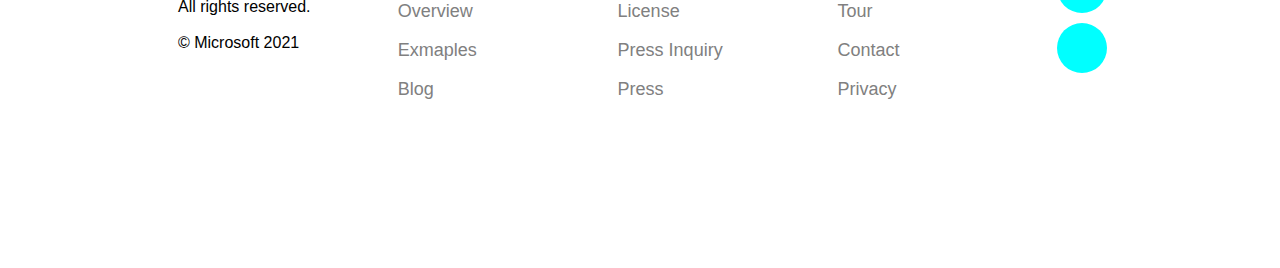
<file: tour.html>
<!DOCTYPE html>
<html lang="en">
<head>
    <meta charset="UTF-8">
    <meta name="viewport" content="width=device-width, initial-scale=1.0">
    <title>LobeAi</title>
    <link rel="stylesheet"href="styletour.css">
    <link rel="stylesheet" href="https://cdnjs.cloudflare.com/ajax/libs/font-awesome/6.5.2/css/all.min.css" integrity="sha512-SnH5WK+bZxgPHs44uWIX+LLJAJ9/2PkPKZ5QiAj6Ta86w+fsb2TkcmfRyVX3pBnMFcV7oQPJkl9QevSCWr3W6A==" crossorigin="anonymous" referrerpolicy="no-referrer" />
    <link rel="icon" href="images/logo.jpg" type="image/x-icon">
</head>
<body>
        <div class="navdiv">
            <nav class="navbar">
                <h1>lobe<img src="images/logo.jpg" alt="lobe" height="30px" width="30px" loading="lazy"/></h1>
                <ul>
                    <li><a href="index.html">Overview</a></li>
                    <li><a href="example.html">Example</a></li>
                    <li><b><a href="tour.html">Tour</a></b></li>
                    <li><a href="blog.html">Blog</a></li>
                    <li><a href="help.html">Help</a></li>
                    <li><a href="contact.html">Contact</a></li>
                </ul>
                <button class="btn"><a href="#">Download</a></button>
        </nav>
        </div>  

        <div class="lobetour">
            <b><div class="lobe">Lobe</b></div>
            <b><div class="tour">Tour</div></b>
            </div>

        <pre>Build your first machine learning model in ten 
minutes. No code or experience required.</pre>
            <div class="image">
                <a href=""><img src="images/flower.jpg" loading="lazy"/></a>
            </div>  

        <b><pre class="train">Train your app 
with Lobe</pre></b>

        <div id="main"><button type="button"><a href="">Download</a></button></div>
                 <hr>
             
             <footer>
                 <div class="first">
                     <ol>
                         <h2 style="font-size: 30px;">lobe<img src="images/logo.jpg" alt="lobe" height="23px" width="23px" loading="lazy"/></h2>
                         <li>A product by Microsoft</li><br>
                         <li>All rights reserved.</li><br>
                         <li>© Microsoft 2021</li><br>
                     </ol>
             
                 </div>
                 <div class="second">
                     <ol>
                         <h3>About</h3><br>
                         <li><a href="">Download</a></li><br>
                         <li><a href="">Overview</a></li><br>
                         <li><a href="">Exmaples</a></li><br>
                         <li><a href="">Blog</a></li><br>
                     </ol>
                 </div>
                 <div class="third">
                     <ol>
                         <h3>General</h3><br>
                         <li><a href="">Notice</a></li><br>
                         <li><a href="">License</a></li><br>
                         <li><a href="">Press Inquiry</a></li><br>
                         <li><a href="">Press</a></li><br>
                     </ol>
                 </div>
                 <div class="fourth">
                     <ol>
                         <h3>Resources</h3><br>
                         <li><a href="">Help</a></li><br>
                         <li><a href="">Tour</a></li><br>
                         <li><a href="">Contact</a></li><br>
                         <li><a href="">Privacy</a></li><br>
                     </ol>
                 </div>
                 <div class="fifth">
                     <ol>
                         <li><a href="instagram"><i class="fa-brands fa-instagram"></i></a></li>
                         <li><a href="facebook"><i class="fa-brands fa-facebook"></i></a></li>
                         <li><a href="twitter"><i class="fa-brands fa-twitter"></i></a></li>
                     </ol>
                     
                 </div>
             </footer>
</body>
</html>
</file>
<file: style.css>
body{
    height: 100vh;
    font-family: Arial;
}
.navdiv {
    position: fixed;
    width: 100%;
    top: 0;
    background-color: white;
}
.navbar {
    display: flex;
    flex-wrap: wrap;
    justify-content: space-around;
    align-items: center;
    padding: 1rem 0.5rem;
    width: 100%;
}
.navbar ul :hover{
    transform: scale(1.05);
    color: black;
}
.navbar h1 {
    display: flex;
    flex-wrap: wrap;
    align-items: center;
    gap: 0.5rem;
} 
ul {
    display: flex;
    flex-wrap: wrap;
    list-style-type: none;
    gap: 3rem;
    margin: 0;
}
h1 {
    font-size: 2.5rem;
    font-weight: bold;
}
button {
    background-color: #04DDB2;
    border-radius: 90px;
    width: 148px;
    height: 42px;
    border: none;
    display: flex;
    justify-content: center;
    align-items: center;
    transition: all 0.5s;
} 
button a {
    color: white;
    font-weight: bold;
    font-size: 1.25rem;
    text-decoration: none;
}
button:hover {
    transform: scale(1.05);
}
.navbar li a {
    color: gray;
    font-size: 1.5rem;
    text-decoration: none;
}
.lobe{
    font-size: 70px;
    padding-right:20px;
    padding-left: 600px;
}
.tour{
    color: aqua;
    font-size:70px ;
}
.lobetour{
    display: flex;
    justify-content: center;
    margin-top: 200px;
    margin-right: 500px;
}
pre{
    font-size: 25px;
    text-align: center;
    margin-left: 100px;
}
.train{
    font-size: 60px;
    font-weight: 900;
    margin-left: 100px;
}
#main button {
    height: 55px;
    width: 180px;
    background-color: aqua;
    font-size:25px ;
    color: white;
    border-radius: 30px;
    border-width: 0px;
    display: block;
    margin: auto;
    margin-bottom:200px;
}
h1{
    font-weight: 9000;
    margin-left: 100px;
}
p{
    margin-left:100px;
    font-size: 18px;
}

footer{
    display: grid;
    grid-template-columns: repeat(auto-fit,minmax(200px,1fr));
    gap: 5px;
    margin-top: 40px;
    margin-left: 20px;
    margin-bottom:200px ;
    padding-left: 150px;
}
.fifth i{
    font-size: 30px;
    color: white;
    background-color:aqua;
    border-radius: 50%;
    height: 50px;
    width:50px;
    display: flex;
    flex-wrap: wrap;
    justify-content: center;
    align-items: center;   
    margin-bottom: 10px; 
}
.fifth i:hover{
    font-size: 31px;
}
.footer {
    display: flex;
    flex-wrap: wrap;
    flex-direction: column;
    justify-content: center;
    align-items: center;
    color: #333;
    text-align: center;
}
ol {
    list-style: none;
    padding: 0;
    margin-top: 40px;
    margin-bottom: 150px;
}
li a {
    color: grey;
    font-size: 18px;
    text-decoration:none ;
}
li a:hover{
    font-size: 25px;
}
.footer li {
    padding-top: 20px;
}
.image img{
    height: 500px;
    width: 800px;
    margin-left: 400px;
    border-radius: 40px;
}
.image img:hover{
    height: 510px;
    width: 810px;
    box-shadow:10px 50px 50px #888888;
    transition-duration: 0.5s;
}
.main h3{
    padding-left: 35px;
}
image{
    height: 334px;
    width: 700px;
}
.first li {
    font-size: 20px;
    padding-top: 10px;
    color: #555050;
}
</file>
<file: styleblog.css>
body{
    height: 100vh;
    font-family: arial;
}
.navdiv {
    position: fixed;
    width: 100%;
    top: 0;
    background-color: white;
}
.navbar {
    display: flex;
    flex-wrap: wrap;
    justify-content: space-around;
    align-items: center;
    padding: 1rem 0.5rem;
    width: 100%;
}
.navbar ul :hover{
    transform: scale(1.05);
    color: black;
}
.navbar h1 {
    display: flex;
    flex-wrap: wrap;
    align-items: center;
    gap: 0.5rem;
} 
ul {
    display: flex;
    flex-wrap: wrap;
    list-style-type: none;
    gap: 3rem;
    margin: 0;
}
h1 {
    font-size: 2.5rem;
    font-weight: bold;
}
button {
    background-color: #04DDB2;
    border-radius: 90px;
    width: 148px;
    height: 42px;
    border: none;
    display: flex;
    justify-content: center;
    align-items: center;
    transition: all 0.5s;
} 
button a {
    color: white;
    font-weight: bold;
    font-size: 1.25rem;
    text-decoration: none;
}
button:hover {
    transform: scale(1.05);
}
.navbar li a {
    color: gray;
    font-size: 1.5rem;
    text-decoration: none;
}
footer{
    display: grid;
    grid-template-columns: repeat(auto-fit,minmax(200px,1fr));
    gap: 5px;
    margin-top: 40px;
    margin-left: 20px;
    margin-bottom:200px ;
    padding-left: 150px;
}
.fifth i{
    font-size: 30px;
    color: white;
    background-color:aqua;
    border-radius: 50%;
    height: 50px;
    width:50px;
    display: flex;
    flex-wrap: wrap;
    justify-content: center;
    align-items: center;   
    margin-bottom: 10px; 
}
.fifth i:hover{
    font-size: 31px;
}
.footer {
    display: flex;
    flex-wrap: wrap;
    flex-direction: column;
    justify-content: center;
    align-items: center;
    color: #333;
    text-align: center;
}
ol {
    list-style: none;
    padding: 0;
    margin-top: 40px;
    margin-bottom: 150px;
}
li a {
    color: grey;
    font-size: 18px;
    text-decoration:none ;
}
li a:hover{
    font-size: 25px;
}
.footer li {
    padding-top: 20px;
}
.train{
    font-size: 60px;
    font-weight: 900;
    margin-left: 34%;
    margin-top: 10%;
}
#main button {
    height: 55px;
    width: 180px;
    background-color: aqua;
    font-size:25px ;
    color: white;
    border-radius: 30px;
    border-width: 0px;
    display: block;
    margin: auto;
    margin-bottom:200px;
}
.blog{
    margin-top: 10%;
}
.blog pre{
    font-size: 400%;
    font-weight: bolder;
    font-family: arial;
    display: flex;
    margin-left: 38%;
}
.blog p{
    color: aqua;
    margin-top: 0px;
}
.para p{
    font-size: 30px;
    margin-top: -8%;
    margin-left: 25%;
    line-height: 1.5;
}
.card{
    background-color:rgb(239, 237, 237);
    height: 700px;
    width: 600px;
    box-shadow:10px 40px 50px #888888;
    border-radius: 30px;
    display: inline-block;
    margin-left: 110px;
    gap: 10px;
    margin-bottom: 50px; 
    margin-top: 50px;
}
.card img{
    height: 350px;
    width:600px;
    border-radius: 30px;
}
.card h3{
    margin-top:50px;
    margin-left: 40px;
    font-size: 23px;
    color: black;
}
.card a{
    text-decoration: none;
}
.card p{
    line-height: 1.5;
    font-size: 25px;
    margin-left: 40px;
    color: black;
}
.card pre{
    color: grey;
    font-size: 25px;
    margin-top: 60px;
    margin-left: 40px;
    font-weight:450;
}
.container{
    margin-top: 50px;
}
</file>
<file: styleex.css>
body{
    height: 100vh;
    font-family: arial;
}
.navdiv {
    position: fixed;
    width: 100%;
    top: 0;
    background-color: white;
}
.navbar {
    display: flex;
    flex-wrap: wrap;
    justify-content: space-around;
    align-items: center;
    padding: 1rem 0.5rem;
    width: 100%;
}
.navbar ul :hover{
    transform: scale(1.05);
    color: black;
}
.navbar h1 {
    display: flex;
    flex-wrap: wrap;
    align-items: center;
    gap: 0.5rem;
} 
ul {
    display: flex;
    flex-wrap: wrap;
    list-style-type: none;
    gap: 3rem;
    margin: 0;
}
h1 {
    font-size: 2.5rem;
    font-weight: bold;
}
button {
    background-color: #04DDB2;
    border-radius: 90px;
    width: 148px;
    height: 42px;
    border: none;
    display: flex;
    justify-content: center;
    align-items: center;
    transition: all 0.5s;
} 
button a {
    color: white;
    font-weight: bold;
    font-size: 1.25rem;
    text-decoration: none;
}
button:hover {
    transform: scale(1.05);
}
.navbar li a {
    color: gray;
    font-size: 1.5rem;
    text-decoration: none;
}
footer{
    display: grid;
    grid-template-columns: repeat(auto-fit,minmax(200px,1fr));
    gap: 5px;
    margin-top: 40px;
    margin-left: 20px;
    margin-bottom:200px ;
    padding-left: 150px;
}
.fifth i{
    font-size: 30px;
    color: white;
    background-color:aqua;
    border-radius: 50%;
    height: 50px;
    width:50px;
    display: flex;
    flex-wrap: wrap;
    justify-content: center;
    align-items: center;   
    margin-bottom: 10px; 
}
.fifth i:hover{
    font-size: 31px;
}
.footer {
    display: flex;
    flex-wrap: wrap;
    flex-direction: column;
    justify-content: center;
    align-items: center;
    color: #333;
    text-align: center;
}
ol {
    list-style: none;
    padding: 0;
    margin-top: 40px;
    margin-bottom: 150px;
}
li a {
    color: grey;
    font-size: 18px;
    text-decoration:none ;
}
li a:hover{
    font-size: 25px;
}
.footer li {
    padding-top: 20px;
}
.train{
    font-size: 60px;
    font-weight: 900;
    margin-left: 34%;
    margin-top: 10%;
}
#main button {
    height: 55px;
    width: 180px;
    background-color: aqua;
    font-size:25px ;
    color: white;
    border-radius: 30px;
    border-width: 0px;
    display: block;
    margin: auto;
    margin-bottom:200px;
}
.ex{
    margin-top: 10%;
}
.ex pre{
    font-size: 400%;
    font-weight: bolder;
    font-family: arial;
    display: flex;
    margin-left: 32%;
}
.ex p{
    color: aqua;
    margin-top: 0px;
}
.para p{
    margin-top: -7%;
    font-size: 25px;
    text-align: center;
    line-height: 1.5;
}
.card{
    background-color:rgb(239, 237, 237);
    height: 560px;
    width: 500px;
    box-shadow:10px 40px 50px #888888;
    border-radius: 30px;
    display: inline-block;
    margin-left: 170px;
    gap: 10px;
    margin-bottom: 50px;
   
}
.card img{
    height: 350px;
    width: 500px;
    border-radius: 30px;
}
.card h3{
    font-size: 25px;
    margin-left: 25px;
}
.card p{
    font-size: 23px;
    margin-left:25px ;
    margin-top: -10px;
    line-height: 1.5;
}
</file>
<file: stylehelp.css>
body{
    height: 100vh;
    font-family: arial;
}
.navdiv {
    position: fixed;
    width: 100%;
    top: 0;
    background-color: white;
}
.navbar {
    display: flex;
    flex-wrap: wrap;
    justify-content: space-around;
    align-items: center;
    padding: 1rem 0.5rem;
    width: 100%;
}
.navbar ul :hover{
    transform: scale(1.05);
    color: black;
}
.navbar h1 {
    display: flex;
    flex-wrap: wrap;
    align-items: center;
    gap: 0.5rem;
} 
ul {
    display: flex;
    flex-wrap: wrap;
    list-style-type: none;
    gap: 3rem;
    margin: 0;
}
h1 {
    font-size: 2.5rem;
    font-weight: bold;
}
button {
    background-color: #04DDB2;
    border-radius: 90px;
    width: 148px;
    height: 42px;
    border: none;
    display: flex;
    justify-content: center;
    align-items: center;
    transition: all 0.5s;
} 
button a {
    color: white;
    font-weight: bold;
    font-size: 1.25rem;
    text-decoration: none;
}
button:hover {
    transform: scale(1.05);
}
.navbar li a {
    color: gray;
    font-size: 1.5rem;
    text-decoration: none;
}
footer{
    display: grid;
    grid-template-columns: repeat(auto-fit,minmax(200px,1fr));
    gap: 5px;
    margin-top: 40px;
    margin-left: 20px;
    margin-bottom:200px ;
    padding-left: 150px;
}
.fifth i{
    font-size: 30px;
    color: white;
    background-color:aqua;
    border-radius: 50%;
    height: 50px;
    width:50px;
    display: flex;
    flex-wrap: wrap;
    justify-content: center;
    align-items: center;   
    margin-bottom: 10px; 
}
.fifth i:hover{
    font-size: 31px;
}
.footer {
    display: flex;
    flex-wrap: wrap;
    flex-direction: column;
    justify-content: center;
    align-items: center;
    color: #333;
    text-align: center;
}
ol {
    list-style: none;
    padding: 0;
    margin-top: 40px;
    margin-bottom: 150px;
}
li a {
    color: grey;
    font-size: 18px;
    text-decoration:none ;
}
li a:hover{
    font-size: 25px;
}
.footer li {
    padding-top: 20px;
}
.train{
    font-size: 60px;
    font-weight: 900;
    margin-left: 34%;
    margin-top: 10%;
}
#main button {
    height: 55px;
    width: 180px;
    background-color: aqua;
    font-size:25px ;
    color: white;
    border-radius: 30px;
    border-width: 0px;
    display: block;
    margin: auto;
    margin-bottom:200px;
}
</file>
<file: style1.css>
body{
    height: 100vh;
    font-family: arial;
}
.navdiv {
    position: fixed;
    width: 100%;
    top: 0;
    background-color: white;
}
.navbar {
    display: flex;
    flex-wrap: wrap;
    justify-content: space-around;
    align-items: center;
    padding: 1rem 0.5rem;
    width: 100%;
}
.navbar ul :hover{
    transform: scale(1.05);
    color: black;
}
.navbar h1 {
    display: flex;
    flex-wrap: wrap;
    align-items: center;
    gap: 0.5rem;
} 
ul {
    display: flex;
    flex-wrap: wrap;
    list-style-type: none;
    gap: 3rem;
    margin: 0;
}
h1 {
    font-size: 2.5rem;
    font-weight: bold;
}
button {
    background-color: #04DDB2;
    border-radius: 90px;
    width: 148px;
    height: 42px;
    border: none;
    display: flex;
    justify-content: center;
    align-items: center;
    transition: all 0.5s;
} 
button a {
    color: white;
    font-weight: bold;
    font-size: 1.25rem;
    text-decoration: none;
}
button:hover {
    transform: scale(1.05);
}
.navbar li a {
    color: gray;
    font-size: 1.5rem;
    text-decoration: none;
}
footer{
    display: grid;
    grid-template-columns: repeat(auto-fit,minmax(200px,1fr));
    gap: 5px;
    margin-top: 40px;
    margin-left: 20px;
    margin-bottom:200px ;
    padding-left: 150px;
}
.fifth i{
    font-size: 30px;
    color: white;
    background-color:aqua;
    border-radius: 50%;
    height: 50px;
    width:50px;
    display: flex;
    flex-wrap: wrap;
    justify-content: center;
    align-items: center;   
    margin-bottom: 10px; 
}
.fifth i:hover{
    font-size: 31px;
}
.footer {
    display: flex;
    flex-wrap: wrap;
    flex-direction: column;
    justify-content: center;
    align-items: center;
    color: #333;
    text-align: center;
}
ol {
    list-style: none;
    padding: 0;
    margin-top: 40px;
    margin-bottom: 150px;
}
li a {
    color: grey;
    font-size: 18px;
    text-decoration:none ;
}
li a:hover{
    font-size: 25px;
}
.footer li {
    padding-top: 20px;
}
.train{
    font-size: 60px;
    font-weight: 900;
    margin-left: 37%;
}
#main button {
    height: 55px;
    width: 180px;
    background-color: aqua;
    font-size:25px ;
    color: white;
    border-radius: 30px;
    border-width: 0px;
    display: block;
    margin: auto;
    margin-bottom:200px;
}
.down{
    margin-left: 16%;
}
.watch a{
    color: aqua;
    text-decoration: none;
    font-size: 25px;
    font-weight: bolder;
    margin-left: 450px;
}
.watch{
    margin-top:-1.9%;
}
.watch a:hover{
    font-size: 26px;
}
.text h1{
    margin-top: 200px;
    font-size: 4rem;
    padding-left: 16%;
}
.text pre{
    font-size:1.7rem;
    padding-left: 16%;
}
.machine{
    width: 100%;
    height: auto;
    background-color: #f6f1f1;
}
.easy{
    color: aqua;
    display: inline;
}
.machine pre{
    font-size: 70px;
    font-family: arial;
    font-weight: bolder;
    margin-left: 16%;
    padding-top: 7%;
    height: 100px;
}
.para pre{
    font-size: 25px;
    padding: 0px;
    line-height: 1.5;
}
.machine img{
    height: 100%;
    width: 90%;
    padding-top: 60px;
    padding-left: 70px;
}   
.column img{
    height: 50px;
    width: 50px;
    padding-left: 85px;
    border-radius:10px ;
    margin-top: 20px;
    margin-left: 20px;
}
.column{
    display: grid;
    grid-template-columns: repeat(auto-fit,minmax(200px,0.3fr));
    gap: 0px;
    padding-left:10% ;
    font-size: 1.5rem;
    margin-top: -100px;
}
.column p{
    font-size: 1.5rem;
    font-weight: 100;
    padding-left: 80px; 
    margin-top: 5% ;
    line-height: 1.5;
}
.column h4{
    padding-left: 20%;
    margin-top:10px;
}
.tem{
    font-size: 3.5rem;
    padding-top: 5%;
    padding-left: 16%;
    font-weight: bolder;

}
.project{
    color: aqua;
    display: inline;
}
.para2 p{
    font-size: 1.5rem;
    font-weight: 100;
    line-height: 1.5;
    padding-top: -50%;
    padding-left: 16%;
}
.container{
    display: flex;
    flex-wrap: wrap;
    justify-content: center;
    align-items: center;
    gap: 20px;
    margin-top: 3rem;
    padding-bottom: 5%;
}
.card{
    background-color: white;
    border-radius: 20px;
    box-shadow: 0 4px 6px rgba(0, 0, 0, 0.1);
    text-align: center;
    padding: 20px;
    width: 290px;
    height: 400px;
    font-weight: bolder;
    font-size: 20px;
}
.card img{
    height:30%;
    width:60%;
    margin: -50px 0px 0px -60px;
}
.card p{
    font-size: 1.5rem;
    font-weight: 100;
}
.available{
    color: white;
    font-size: 15px;
}
.avail{
    height: 25px;
    width: 150px;
    background-color: aqua;
    border-radius: 20px;
    margin-left: 70px;
    margin-top: 60px;
}
.object{
    height: 25px;
    width: 150px;
    background-color: #f6f1f1;
    border-radius: 20px;
    margin: 60px 70px;
}
.coming{
    color: rgb(75, 74, 74);
    font-size: 15px;
}
.label pre{
    font-size: 3.5rem;
    font-weight: bolder;
    font-family: arial;
    margin: 10% 16%;
}
.label h3{
    color: aqua;
    font-size: 3.5rem;
    display: inline;
}
.para3 p{
    margin-top: -120px;
    font-size: 1.5rem;
    margin-left: 16%;
    line-height: 1.5;
}
.label2 h3{
    color: aqua;
    font-size: 3.5rem;
    display: inline;
}
.label2 pre{
    font-size: 3.5rem;
    font-weight: bolder;
    font-family: arial;
    margin-left: 45%;
}
.para4 p{
    margin-top: -30px;
    font-size: 1.5rem;
    line-height: 1.5;
    margin-left: 45%;
}
.export{
    width: 100%;
    height: auto;
    background-color: #f6f1f1;
    margin-top: 5%;
}
.last h3{
    color: aqua;
    font-size: 4rem;
    font-weight: bolder;
    font-family: arial;
    display: inline;
}
.last pre{
    font-size: 4rem;
    font-weight: bolder;
    font-family: arial;
    margin-left: 16%;
}  
.export p{
    font-size: 1.5rem;
    margin-left: 16%;
    margin-top: -3%;
    line-height: 1.5;
}
.export a{
    color: aqua;
    text-decoration: none;
    margin-left: 16%;
    font-size: 1.5rem;
    font-weight: bolder;
    display: flex;
    margin-top: 40px;
}
.export a:hover{
    font-size:1.6rem;
}
.icons-container img {
    width: 50px;
    height: 50px;
    margin: 10px;
    border-radius: 20px;
}
.aws{
    margin-top: -10%;
    margin-left: 5%;
}
.Tensorflow{
   padding-top: 20%;
}
.azure{
    top: 930%;
    left: 25%;
}
.apple{
    top: 880%;
    left: 80%;
}
.google{
    top: 940%;
    left: 45%;
}
.arduino{
    top: 915%;
    left: 55%;
}
.unity{
    top: 930%;
    left: 70%;
}
.ml{
    top: 905%;
    left: 80%;
}
.cardi a{
    height: 500px;
    width: 400px;
    background-color: white;
    color: black;
    font-weight: 100;
    border-radius: 30px;
}
.cardi a:hover{
    height:510px ;
    width: 410px;
}
.cardi p{
    line-height: 1.5;
    font-size: 20px;
    margin-top: 40%;
}
.card2{
    margin-left: 25%;
    margin-top: -33%;
}
.card3{
    margin-left: 60%;
    margin-top: -33%;
}
.card1{
    margin-left: -10%;
}
.card1 img{
    border-radius: 50%;
    margin-top: 20px;
    margin-left: 40%;
}
.card2 img{
    border-radius: 50%;
    margin-top: 20px;
    margin-left: 40%;
}
.card3 img{
    border-radius: 50%;
    margin-top: 20px;
    margin-left: 40%;
}
.card1 p{
    margin-left: -170px;

}
.card2 p{
    margin-left: -170px;

}
.card3 p{
    margin-left: -170px;

}
.para5{
    margin-top: -8%;
}
.plant img{
    margin-left: -8%;
}
/* .cardi img{
    height: 50px;
    width: 50px;
    margin-top: 10%;
    margin-left: 10%;
} */
</file>
<file: styletour.css>
body{
    height: 100vh;
    font-family: arial;
}
.navdiv {
    position: fixed;
    width: 100%;
    top: 0;
    background-color: white;
}
.navbar {
    display: flex;
    flex-wrap: wrap;
    justify-content: space-around;
    align-items: center;
    padding: 1rem 0.5rem;
    width: 100%;
}
.navbar ul :hover{
    transform: scale(1.05);
    color: black;
}
.navbar h1 {
    display: flex;
    flex-wrap: wrap;
    align-items: center;
    gap: 0.5rem;
} 
ul {
    display: flex;
    flex-wrap: wrap;
    list-style-type: none;
    gap: 3rem;
    margin: 0;
}
h1 {
    font-size: 2.5rem;
    font-weight: bold;
}
button {
    background-color: #04DDB2;
    border-radius: 90px;
    width: 148px;
    height: 42px;
    border: none;
    display: flex;
    justify-content: center;
    align-items: center;
    transition: all 0.5s;
} 
button a {
    color: white;
    font-weight: bold;
    font-size: 1.25rem;
    text-decoration: none;
}
button:hover {
    transform: scale(1.05);
}
.navbar li a {
    color: gray;
    font-size: 1.5rem;
    text-decoration: none;
}
footer{
    display: grid;
    grid-template-columns: repeat(auto-fit,minmax(200px,1fr));
    gap: 5px;
    margin-top: 40px;
    margin-left: 20px;
    margin-bottom:200px ;
    padding-left: 150px;
}
.fifth i{
    font-size: 30px;
    color: white;
    background-color:aqua;
    border-radius: 50%;
    height: 50px;
    width:50px;
    display: flex;
    flex-wrap: wrap;
    justify-content: center;
    align-items: center;   
    margin-bottom: 10px; 
}
.fifth i:hover{
    font-size: 31px;
}
.footer {
    display: flex;
    flex-wrap: wrap;
    flex-direction: column;
    justify-content: center;
    align-items: center;
    color: #333;
    text-align: center;
}
ol {
    list-style: none;
    padding: 0;
    margin-top: 40px;
    margin-bottom: 150px;
}
li a {
    color: grey;
    font-size: 18px;
    text-decoration:none ;
}
li a:hover{
    font-size: 25px;
}
.footer li {
    padding-top: 20px;
}
.train{
    font-size: 60px;
    font-weight: 900;
    margin-left: 34%;
    margin-top: 10%;
}
#main button {
    height: 55px;
    width: 180px;
    background-color: aqua;
    font-size:25px ;
    color: white;
    border-radius: 30px;
    border-width: 0px;
    display: block;
    margin: auto;
    margin-bottom:150px;
}
pre{
    font-size: 25px;
    text-align: center;
    margin-left: 100px;
}
.image img{
    height: 500px;
    width: 800px;
    margin-left: 400px;
    border-radius: 40px;
}
.image img:hover{
    height: 510px;
    width: 810px;
    box-shadow:10px 50px 50px #888888;
    transition-duration: 0.5s;
}
.lobe{
    font-size: 70px;
    padding-right:20px;
    padding-left: 600px;
}
.tour{
    color: aqua;
    font-size:70px ;
}
.lobetour{
    display: flex;
    justify-content: center;
    margin-top: 200px;
    margin-right: 500px;
}.train{
    font-size: 60px;
    font-weight: 900;
    margin-left: 100px;
    font-family: Arial, Helvetica, sans-serif;
}
</file>
